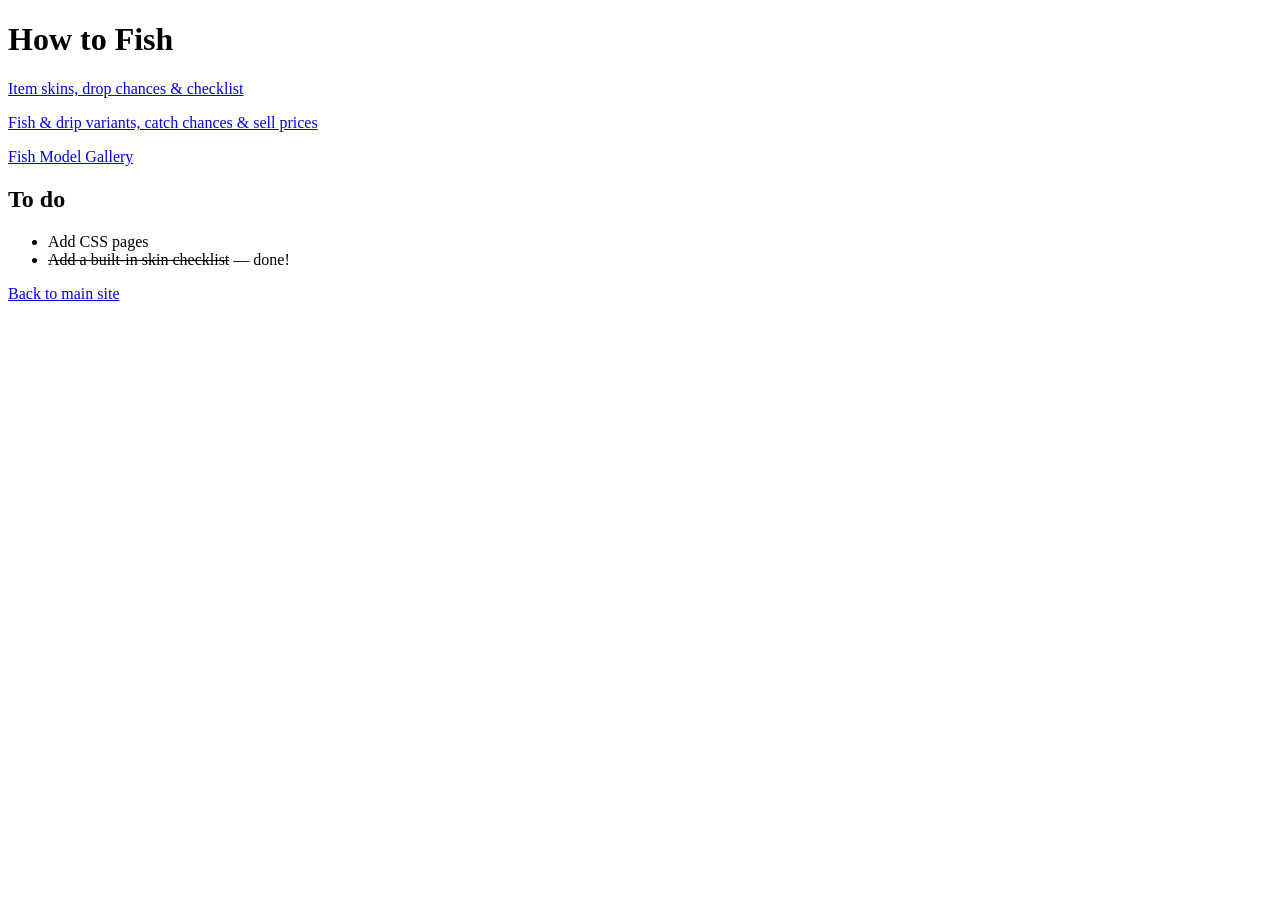
<file: index.html>
<!doctype html>
<html lang="en">
<head>
  <script async src="https://www.googletagmanager.com/gtag/js?id=G-2T80REG7Z2"></script>
  <script>
    window.dataLayer = window.dataLayer || [];
    function gtag(){dataLayer.push(arguments);}
    gtag('js', new Date());
    gtag('config', 'G-2T80REG7Z2');
  </script>
  <meta charset="utf-8">
  <meta name="viewport" content="width=device-width, initial-scale=1">
  <title>How to Fish Guides: Skins, Fish &amp; Drop Chances</title>
<meta name="description" content="Guides for the Steam game How to Fish: item skins, a personal checklist, fish and drip catch chances, sell prices and a fish model gallery.">
<link rel="canonical" href="https://yuexr.github.io/howtofish/">
    <meta property="og:type" content="website" />
    <meta property="og:site_name" content="yuexr" />
    <meta property="og:title" content="How to Fish Guides: Skins, Fish &amp; Drop Chances" />
    <meta property="og:description" content="Guides for the Steam game How to Fish: item skins, a personal checklist, fish and drip catch chances, sell prices and a fish model gallery." />
    <meta property="og:url" content="https://yuexr.github.io/howtofish/" />
    <meta property="og:image" content="https://yuexr.github.io/img/yuehowtofish.png" />
    <meta name="twitter:card" content="summary_large_image" />
    <meta name="twitter:title" content="How to Fish Guides: Skins, Fish &amp; Drop Chances" />
    <meta name="twitter:description" content="Guides for the Steam game How to Fish: item skins, a personal checklist, fish and drip catch chances, sell prices and a fish model gallery." />
    <meta name="twitter:image" content="https://yuexr.github.io/img/yuehowtofish.png" />
  </head>
<body>
  <h1>How to Fish</h1>
  <p><a href="skins.html">Item skins, drop chances &amp; checklist</a></p>
  <p><a href="drip.html">Fish &amp; drip variants, catch chances &amp; sell prices</a></p>
  <p><a href="fish-gallery.html">Fish Model Gallery</a></p>
  <h2>To do</h2>
  <ul>
    <li>Add CSS pages</li>
    <li><s>Add a built-in skin checklist</s> — done!</li>
  </ul>
  <p><a href="https://yuexr.github.io/">Back to main site</a></p>
  <script type='text/javascript' src='https://storage.ko-fi.com/cdn/widget/Widget_2.js'></script>
  <script type='text/javascript'>kofiwidget2.init('Support me on Ko-fi', '#72a4f2', 'W7W21Q1LX');kofiwidget2.draw();</script>
</body>
</html>
</file>
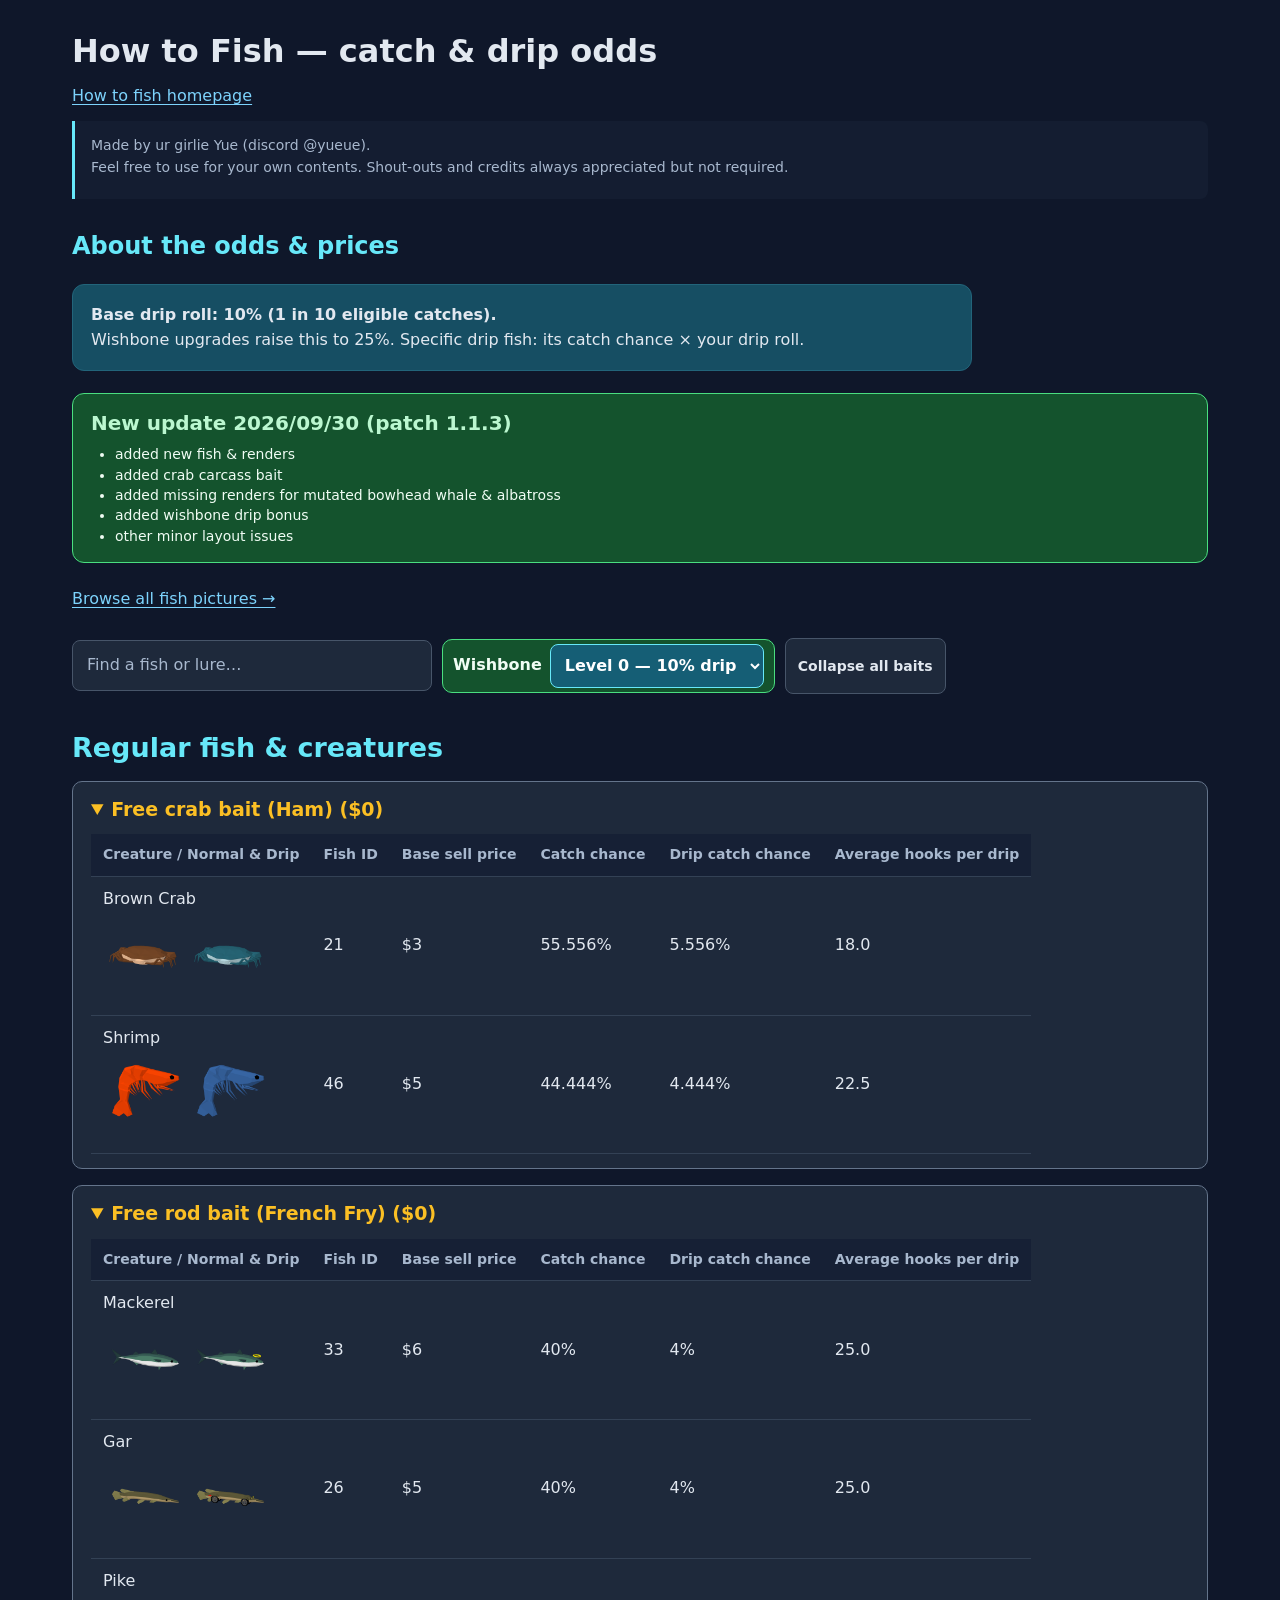
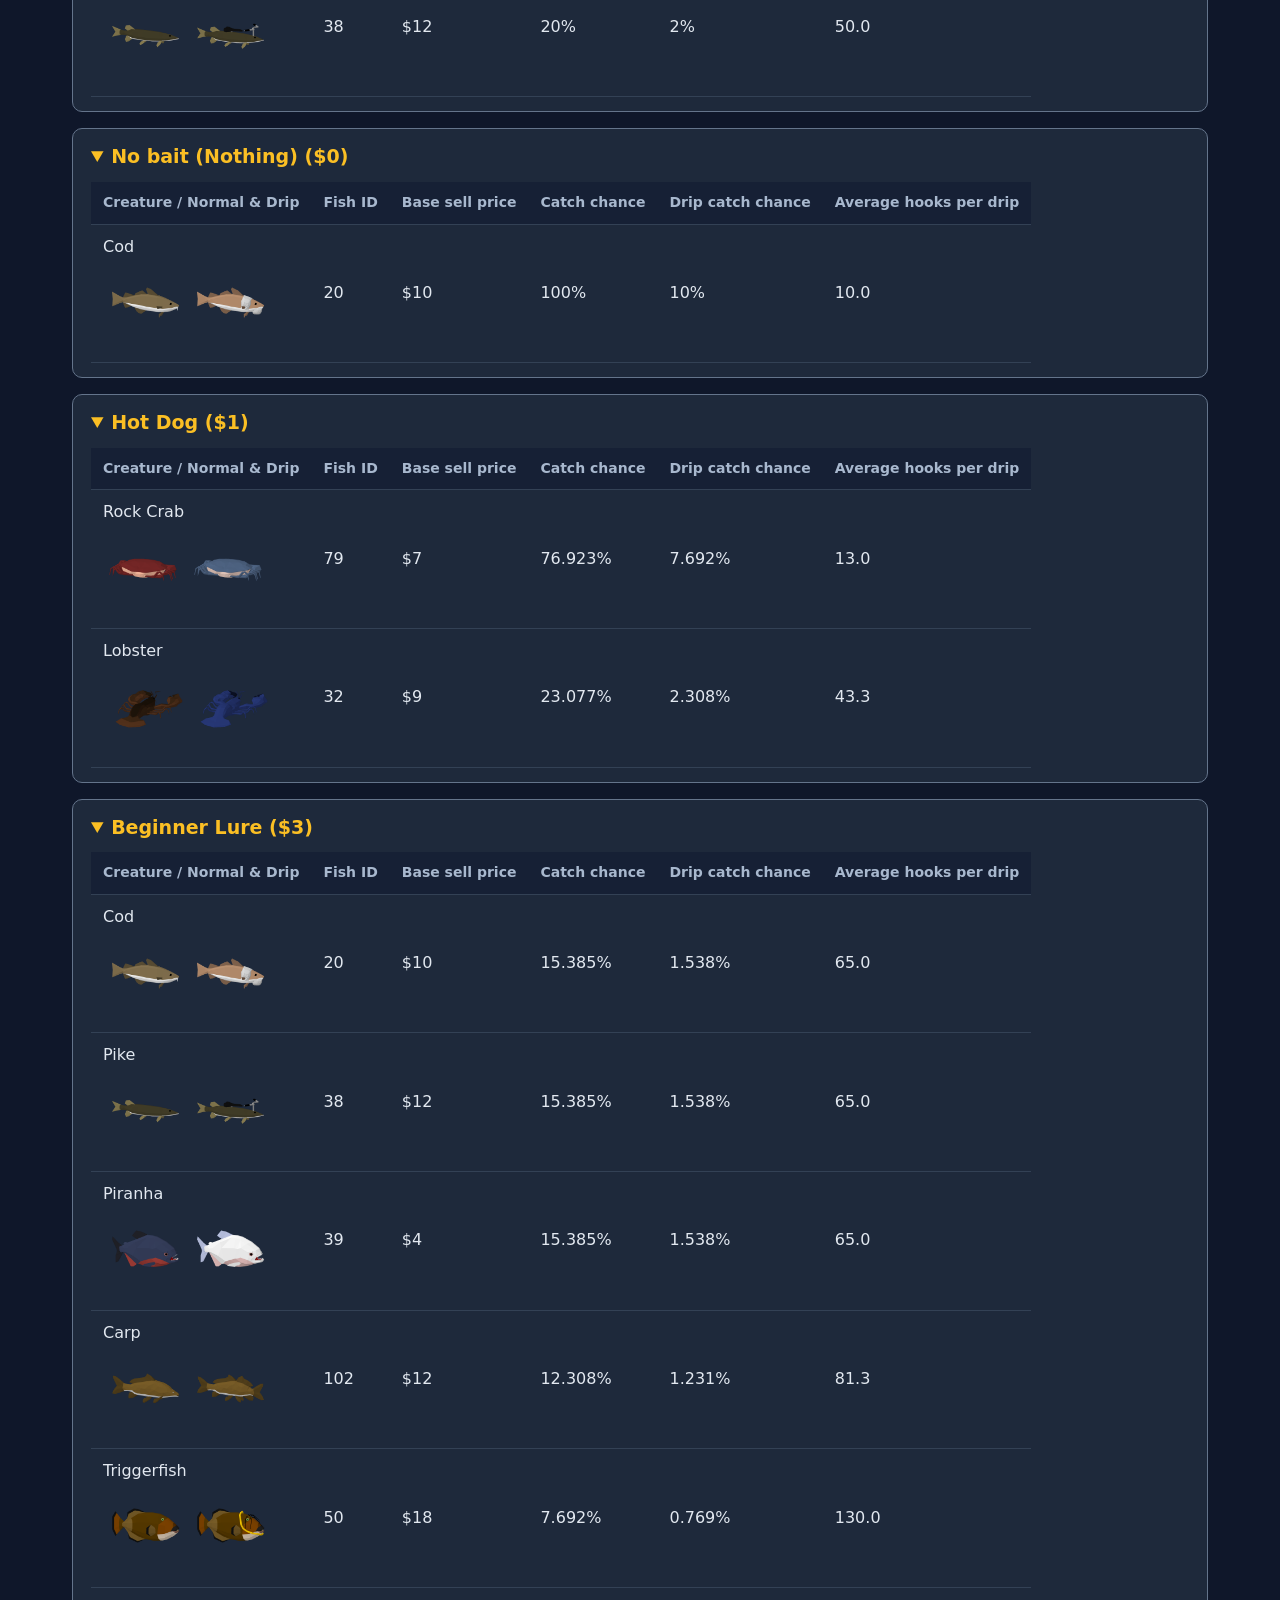
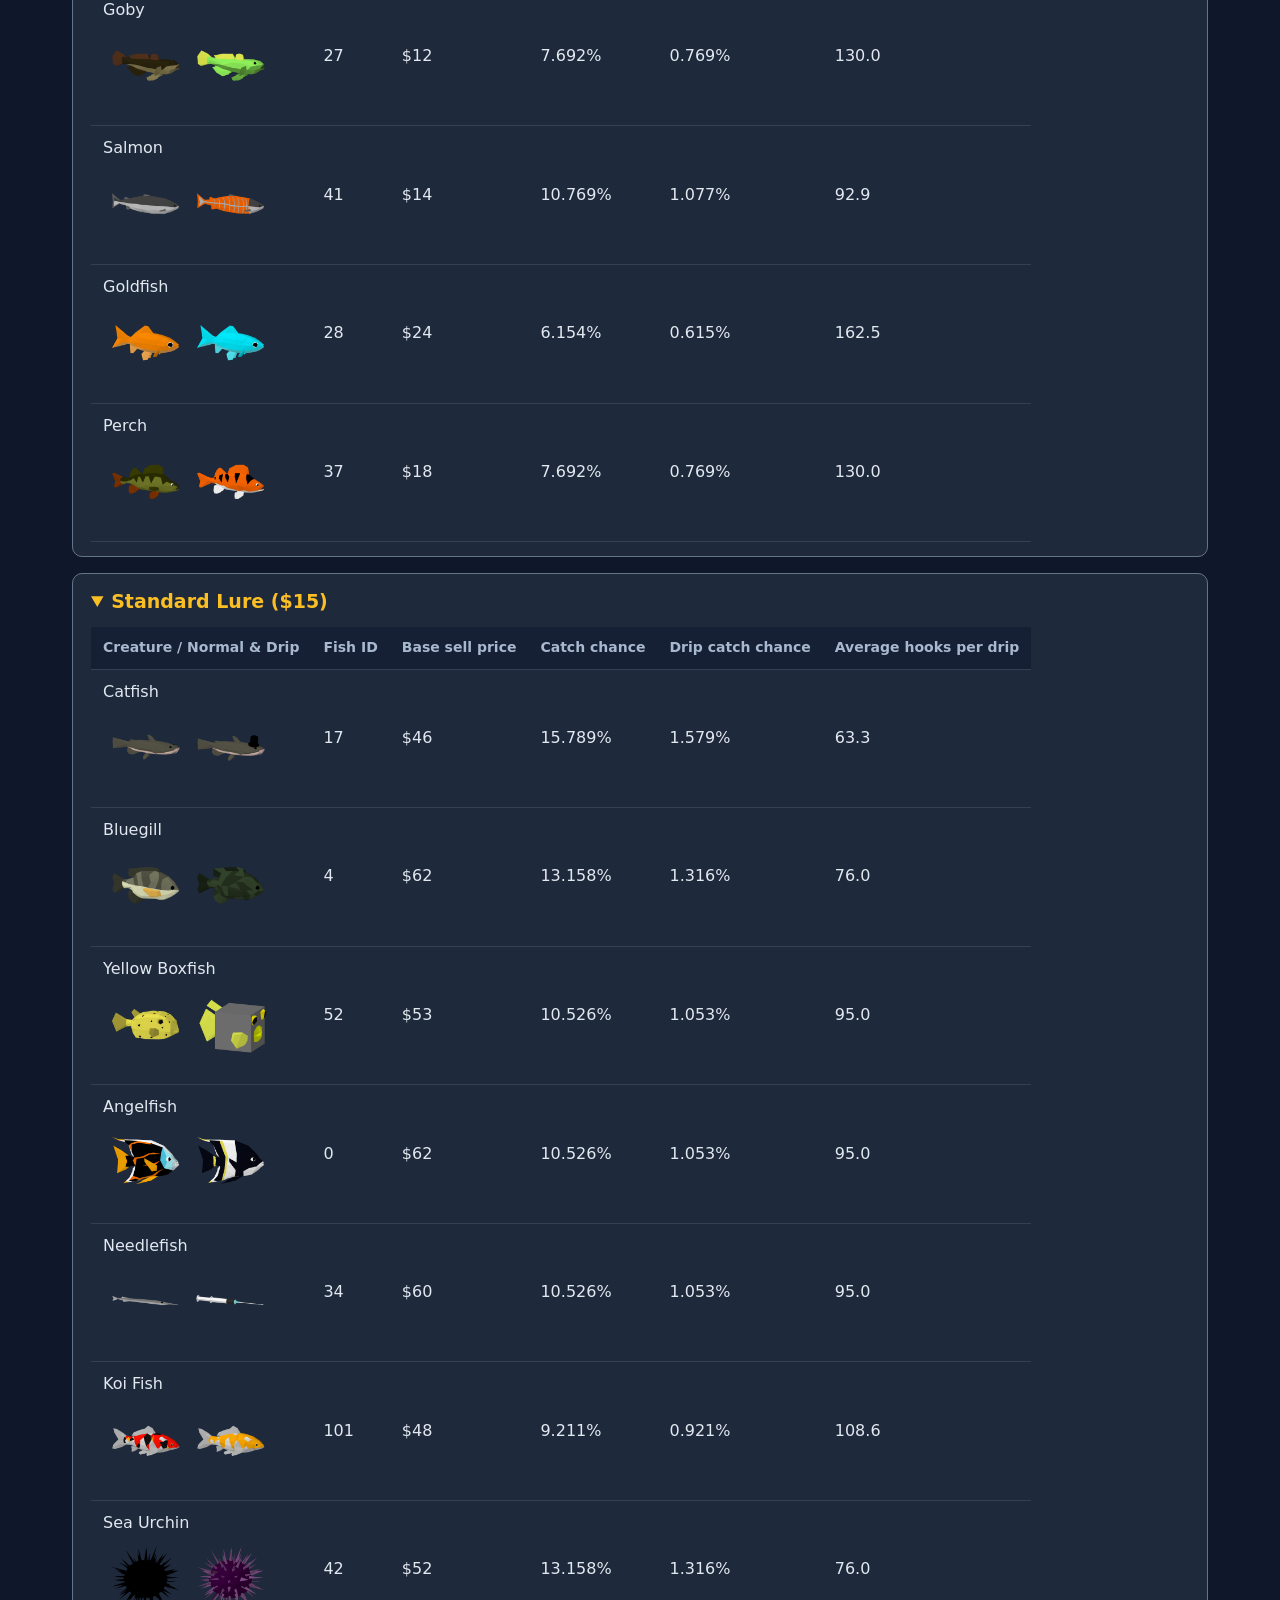
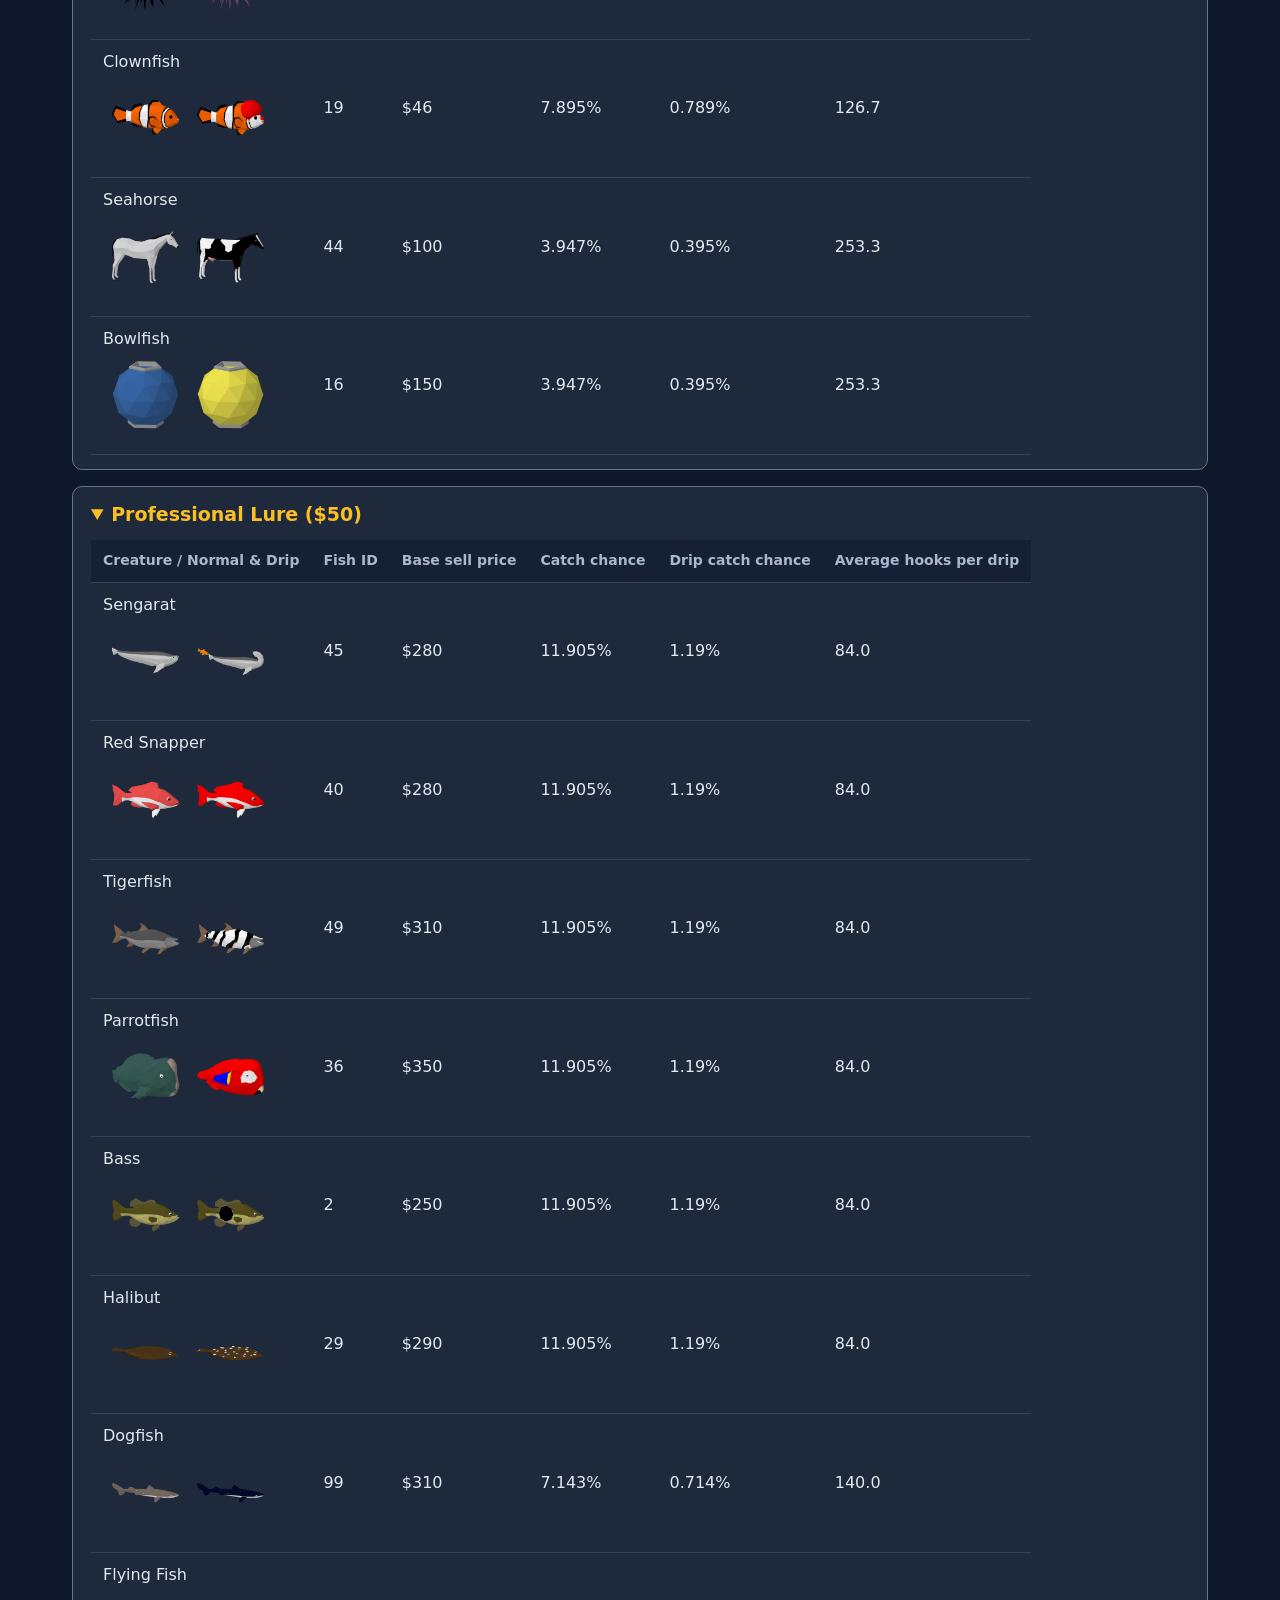
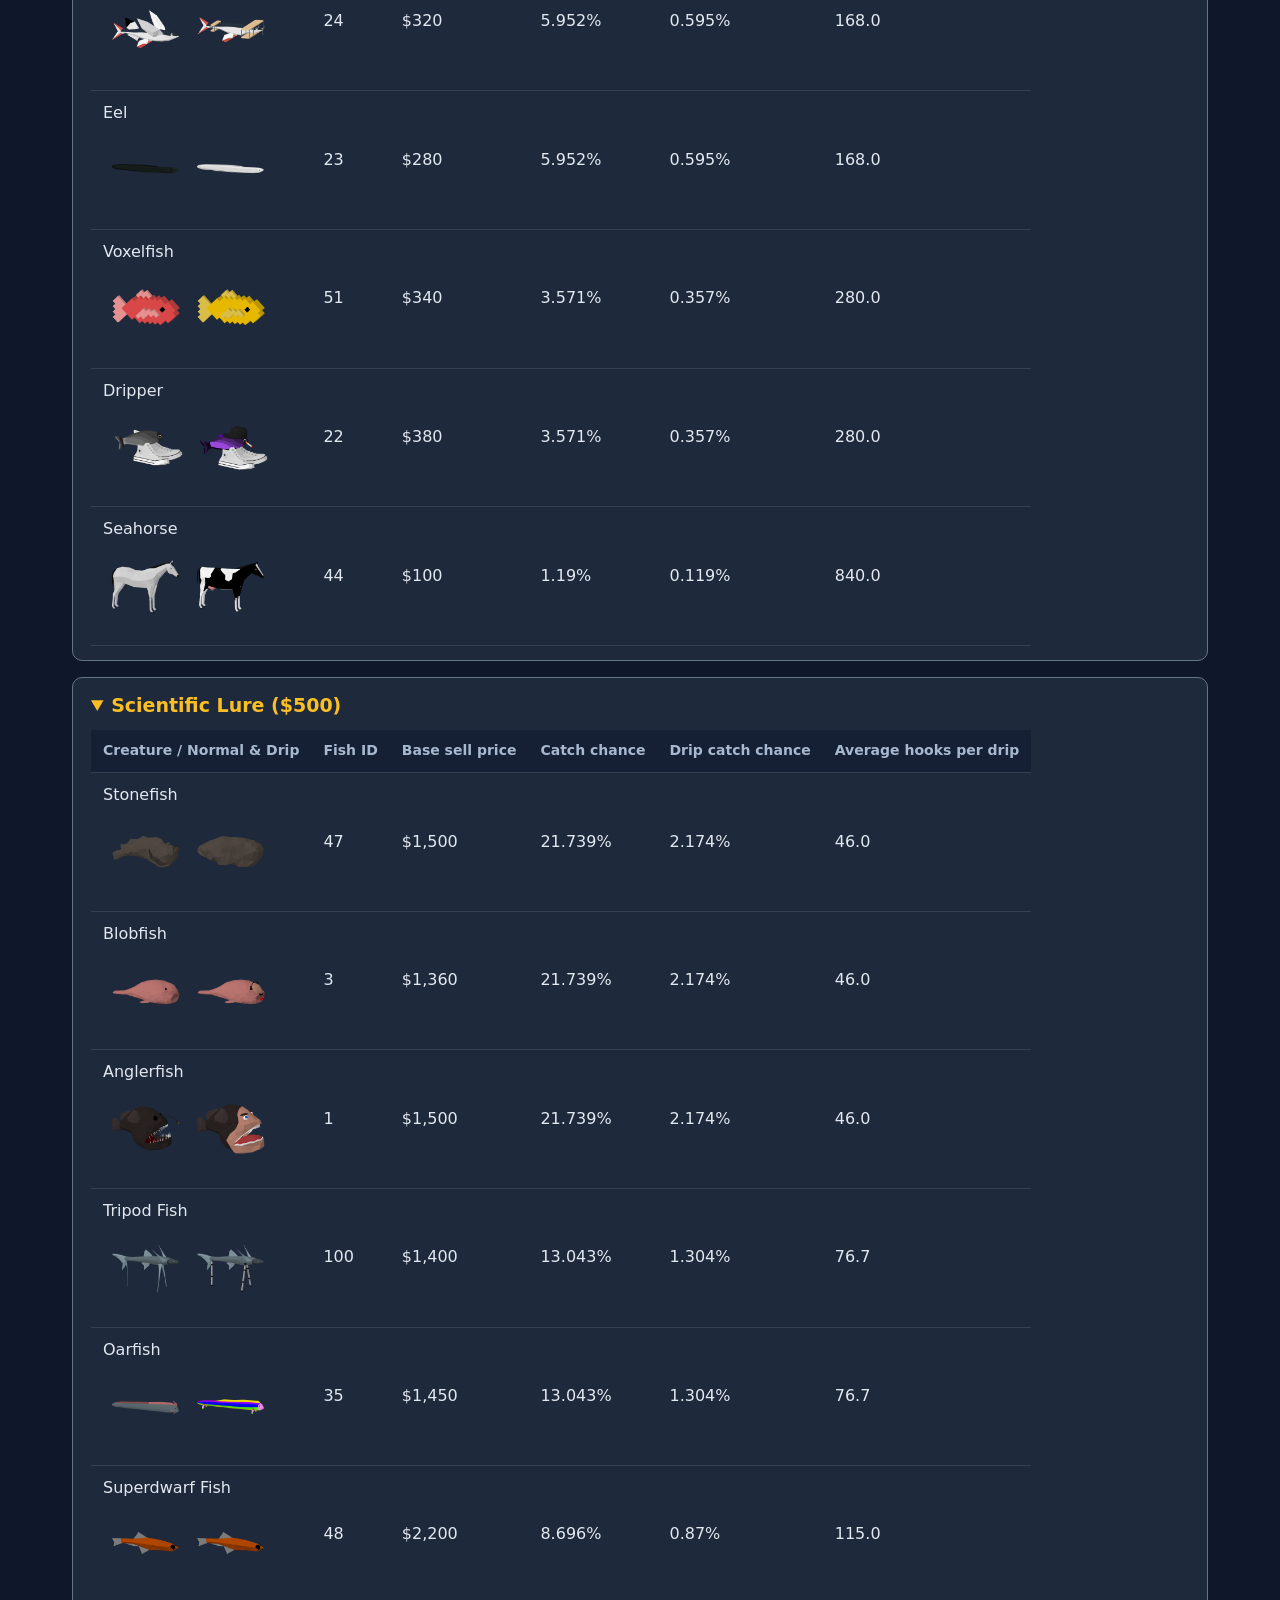
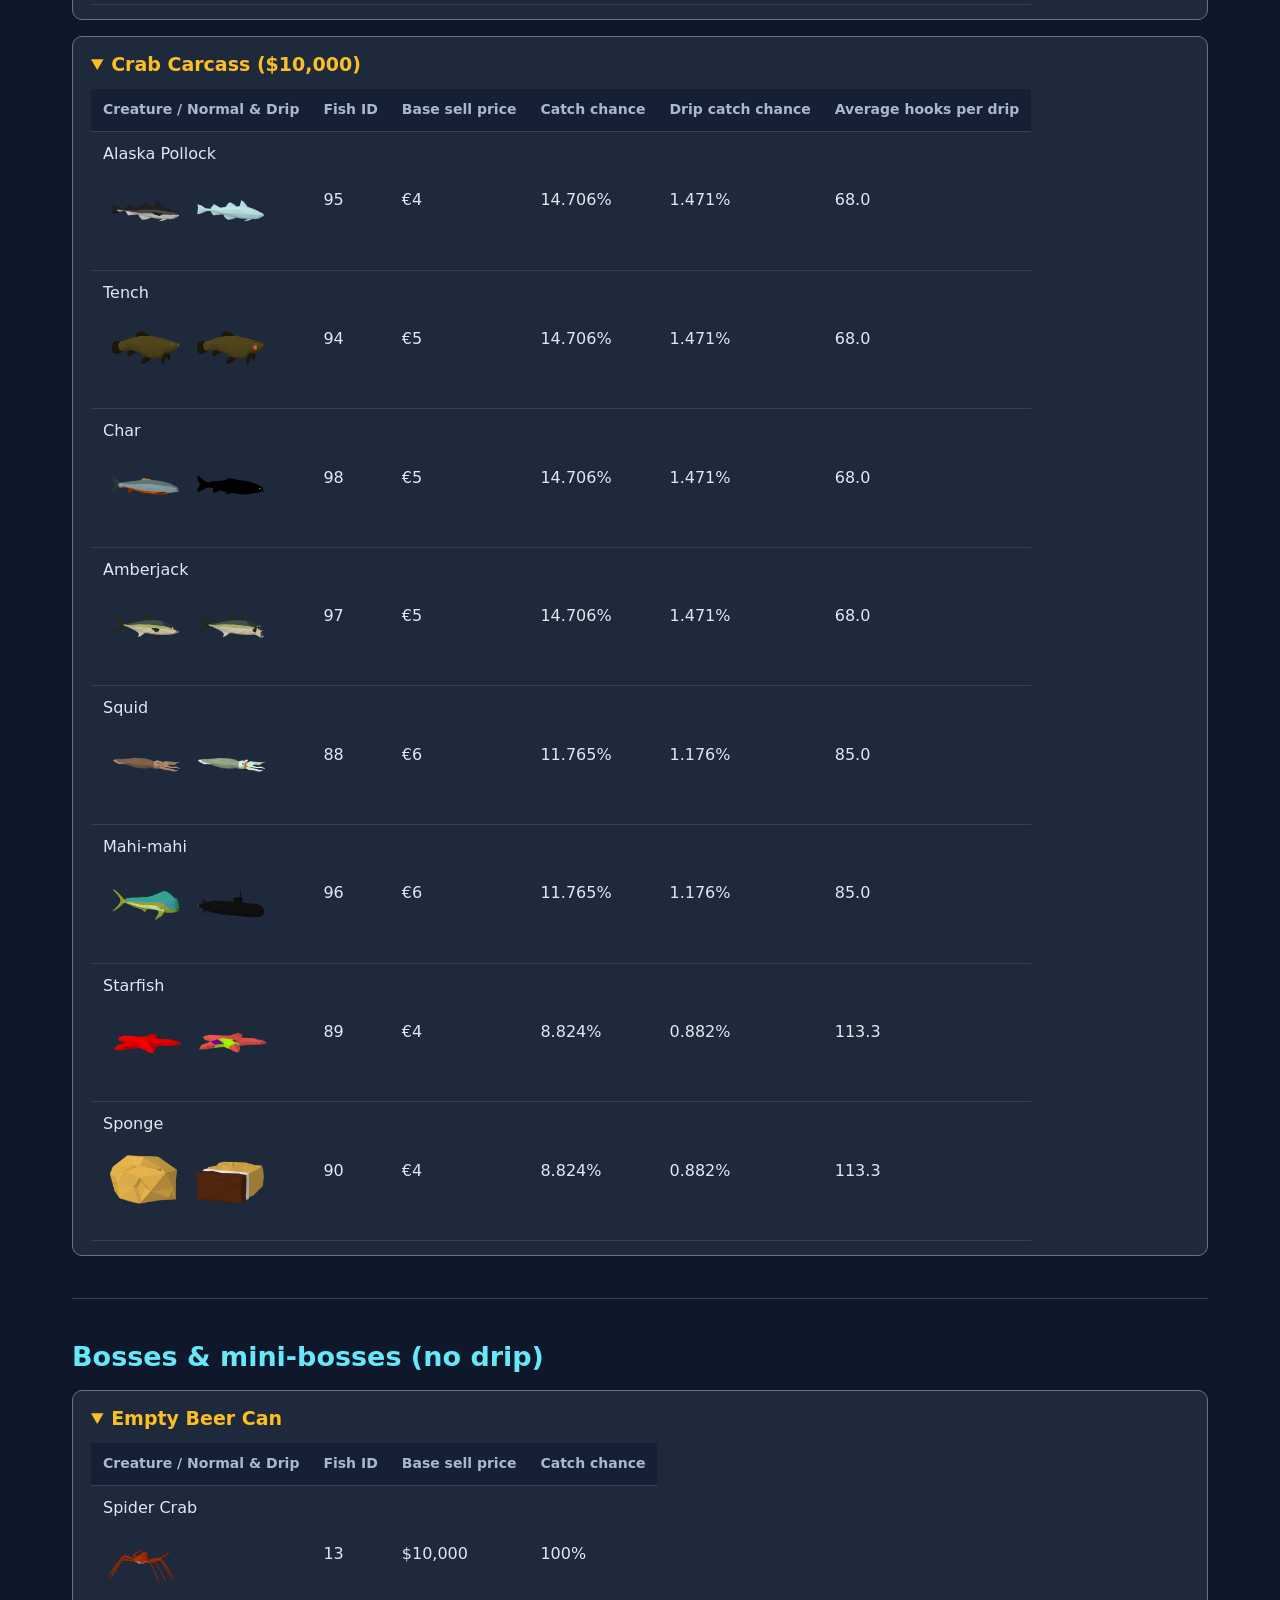
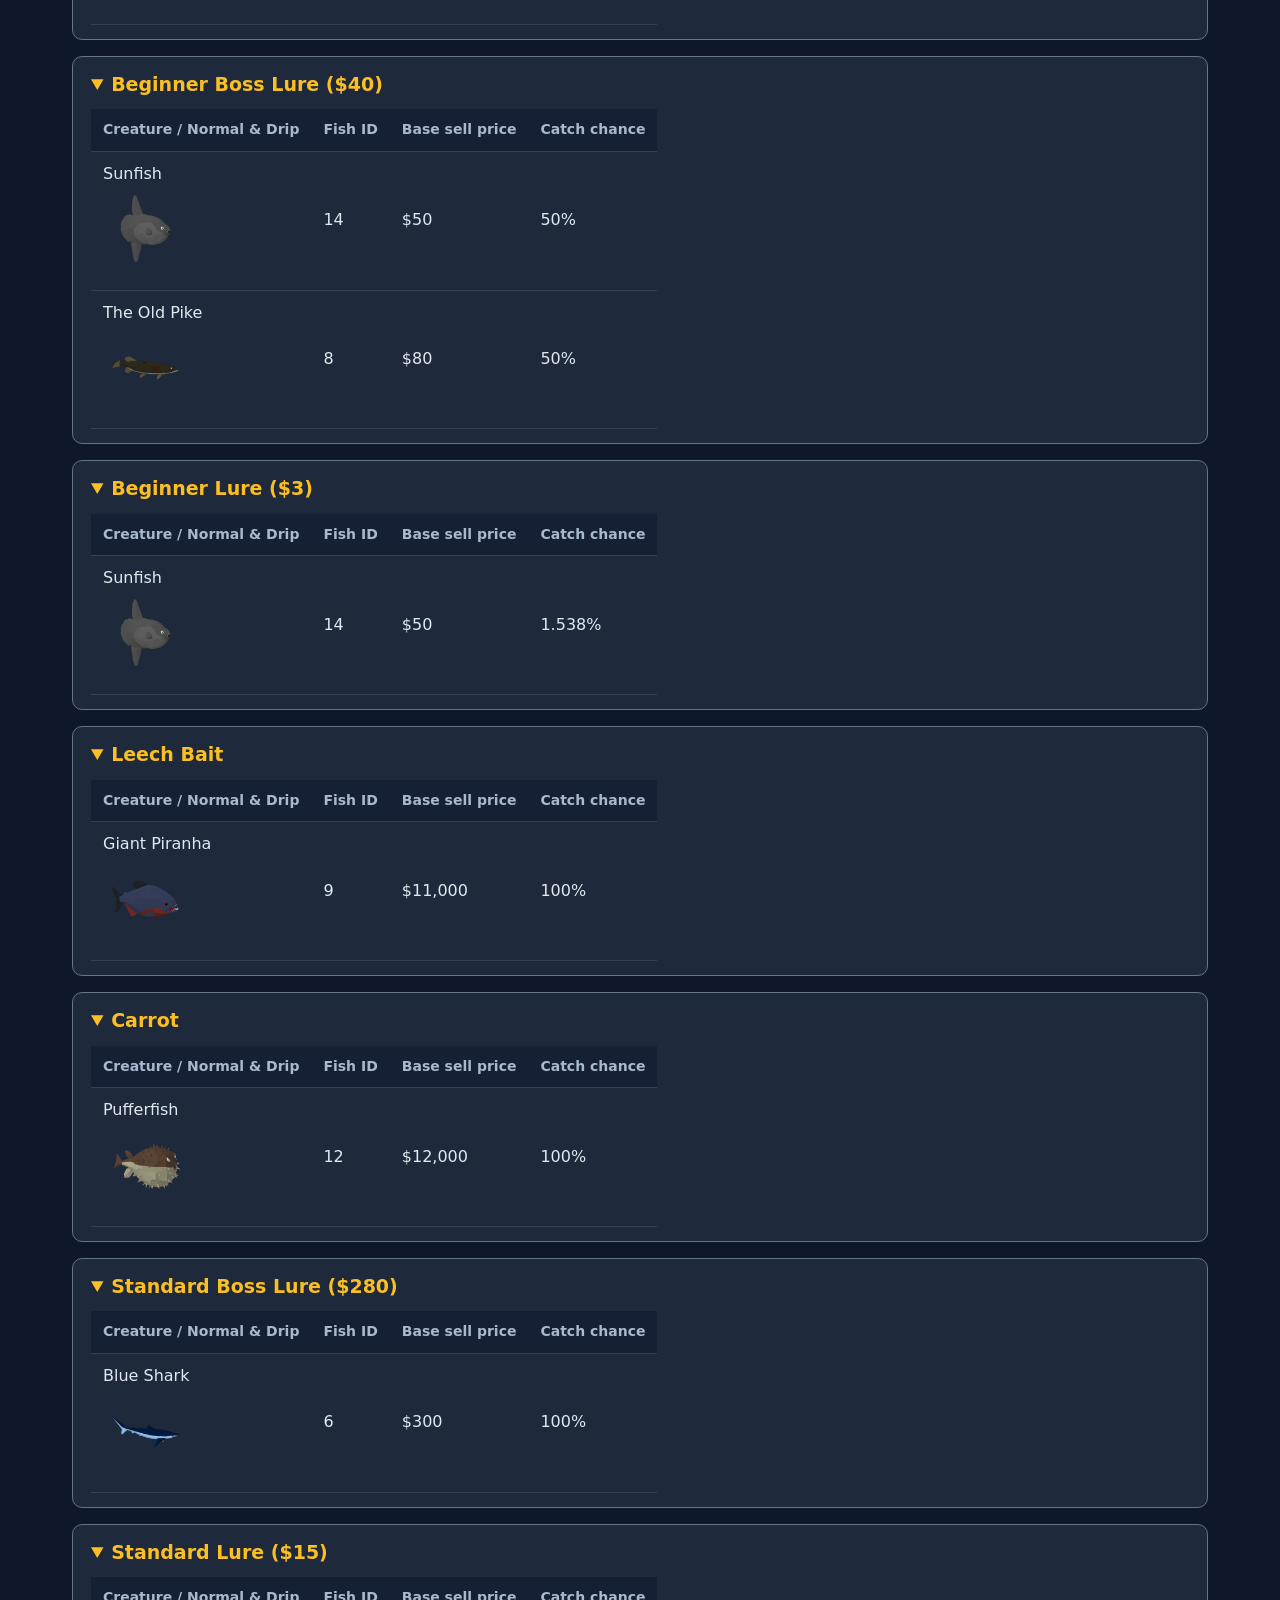
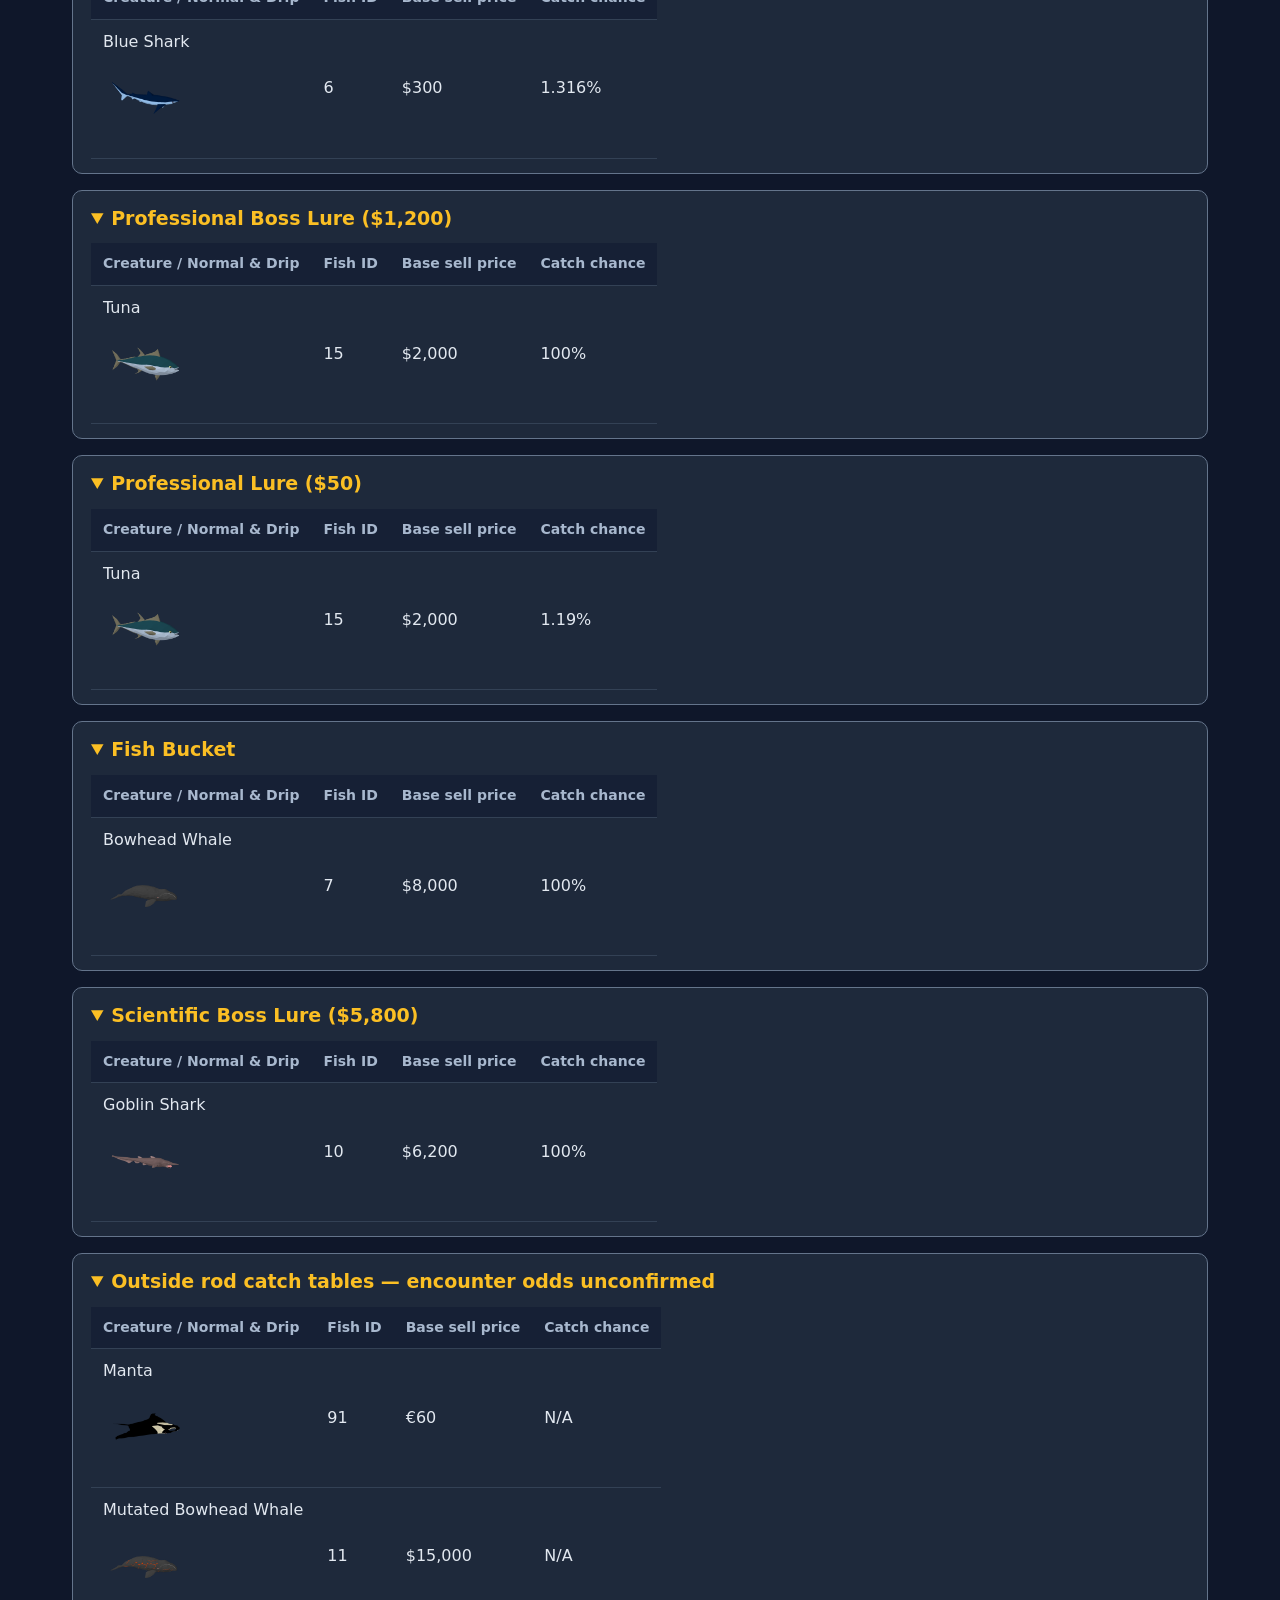
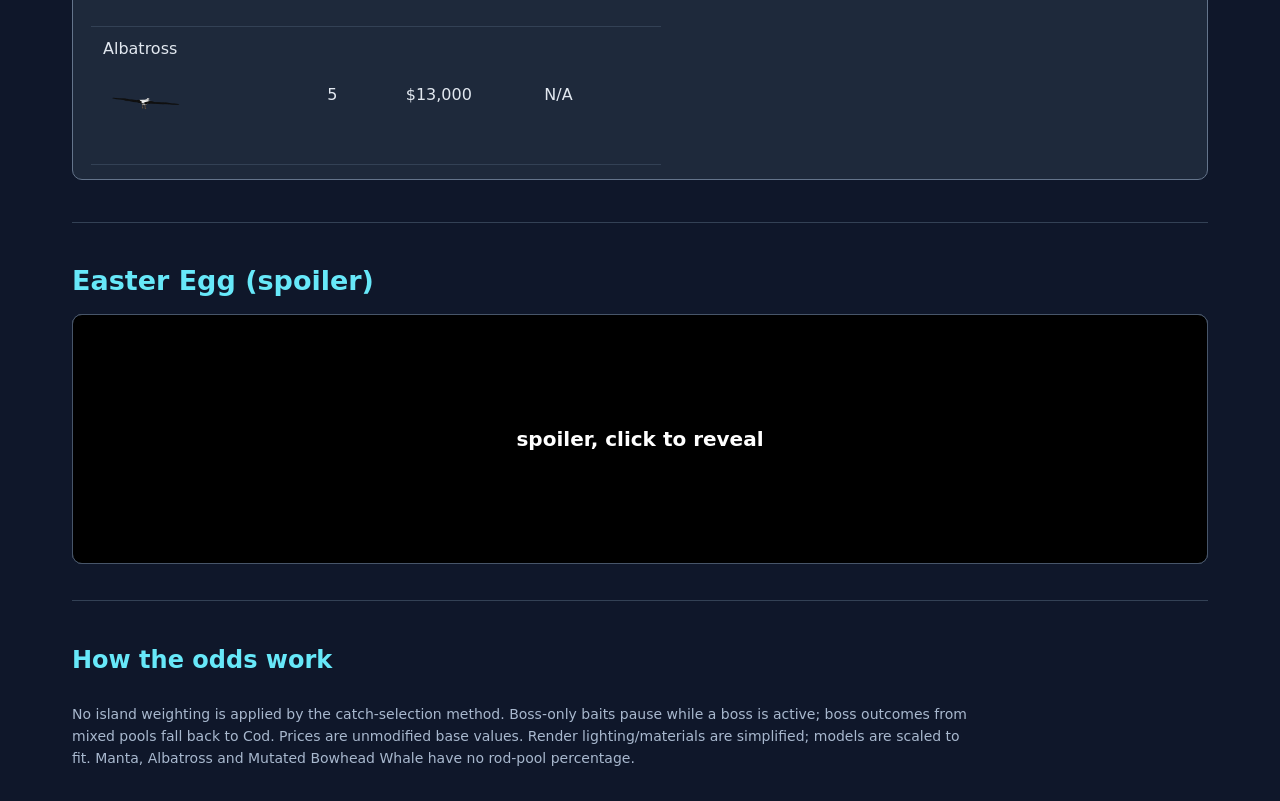
<file: drip.html>
<!DOCTYPE html>

<html lang="en">
<head><script>
    window.dataLayer = window.dataLayer || [];
    function gtag(){dataLayer.push(arguments);}
    gtag('js', new Date());
    gtag('config', 'G-2T80REG7Z2');
  </script><script async="" src="https://www.googletagmanager.com/gtag/js?id=G-2T80REG7Z2"></script>
<meta charset="utf-8"/>
<meta content="width=device-width,initial-scale=1" name="viewport"/>
<title>
   How to Fish: Fish &amp; Drip Catch Chances and Sell Prices
  </title>
<link href="styles.css?v=1" rel="stylesheet"/>
<link href="preview.css" rel="stylesheet"/>
<meta content="Compare fish and drip catch chances by lure, base sell prices and normal and drip fish previews for the Steam game How to Fish." name="description"/><link href="https://yuexr.github.io/howtofish/drip.html" rel="canonical"/>    <meta property="og:type" content="website" />
    <meta property="og:site_name" content="yuexr" />
    <meta property="og:title" content="How to Fish: Fish &amp; Drip Catch Chances and Sell Prices" />
    <meta property="og:description" content="Compare fish and drip catch chances by lure, base sell prices and normal and drip fish previews for the Steam game How to Fish." />
    <meta property="og:url" content="https://yuexr.github.io/howtofish/drip.html" />
    <meta property="og:image" content="https://yuexr.github.io/img/yuehowtofish.png" />
    <meta name="twitter:card" content="summary_large_image" />
    <meta name="twitter:title" content="How to Fish: Fish &amp; Drip Catch Chances and Sell Prices" />
    <meta name="twitter:description" content="Compare fish and drip catch chances by lure, base sell prices and normal and drip fish previews for the Steam game How to Fish." />
    <meta name="twitter:image" content="https://yuexr.github.io/img/yuehowtofish.png" />
  </head>
<body class="game-page page-drip">
<h1>
   How to Fish — catch &amp; drip odds
  </h1><p>
<a href="./">How to fish homepage</a>
</p>
<div class="credits">
<p>
    Made by ur girlie Yue (discord @yueue).
    <br/>
    Feel free to use for your own contents. Shout-outs and credits always appreciated but not required.
   </p>
<script src="https://storage.ko-fi.com/cdn/widget/Widget_2.js" type="text/javascript">
</script>
<script type="text/javascript">
    kofiwidget2.init('Support me on Ko-fi', '#72a4f2', 'W7W21Q1LX'); kofiwidget2.draw();
   </script>
</div>
<h2>
   About the odds &amp; prices
  </h2>
<p class="key">
<b>
    Base drip roll: 10% (1 in 10 eligible catches).
   </b>
<br/>
   Wishbone upgrades raise this to 25%. Specific drip fish: its catch chance × your drip roll.
  </p>
<section class="update-note">
<h2>
    New update 2026/09/30 (patch 1.1.3)
   </h2>
<ul>
<li>
     added new fish &amp; renders
    </li>
<li>
     added crab carcass bait
    </li>
<li>
     added missing renders for mutated bowhead whale &amp; albatross
    </li>
<li>
     added wishbone drip bonus
    </li>
<li>
     other minor layout issues
    </li>
</ul>
</section>
<p>
<a href="fish-gallery.html">
    Browse all fish pictures →
   </a>
</p>
<div class="wishbone-control">
<input aria-label="Filter fish and lures" id="q" placeholder="Find a fish or lure…"/>
<label>
    Wishbone
    <select id="tier">
<option value="0">
      Level 0 — 10% drip
     </option>
<option value="1">
      Level 1 — 13% drip
     </option>
<option value="2">
      Level 2 — 16% drip
     </option>
<option value="3">
      Level 3 — 19% drip
     </option>
<option value="4">
      Level 4 — 22% drip
     </option>
<option value="5">
      Level 5 — 25% drip
     </option>
</select>
</label>
<button aria-expanded="true" id="toggle-baits" type="button">
    Collapse all baits
   </button>
</div>
<h2 class="category-title">
   Regular fish &amp; creatures
  </h2>
<details class="bait-group reveal-panel" open="">
<summary>
    Free crab bait (Ham) ($0)
   </summary>
<div class="scroll">
<table>
<thead>
<tr>
<th>
        Creature / Normal &amp; Drip
       </th>
<th>
        Fish ID
       </th>
<th>
        Base sell price
       </th>
<th>
        Catch chance
       </th>
<th>
        Drip catch chance
       </th>
<th>
        Average hooks per drip
       </th>
</tr>
</thead>
<tbody>
<tr data-search="free crab bait (ham) ($0) brown crab">
<td>
        Brown Crab
        <div class="thumbs">
<a aria-label="Brown Crab — Normal" data-species="Brown Crab" data-variant="Normal" data-viewer="" href="fish-renders/brown-crab-normal.png">
<img alt="Brown Crab normal" loading="lazy" src="fish-renders/brown-crab-normal.png"/>
</a>
<a aria-label="Brown Crab — Drip" data-species="Brown Crab" data-variant="Drip" data-viewer="" href="fish-renders/brown-crab-drip.png">
<img alt="Brown Crab drip" loading="lazy" src="fish-renders/brown-crab-drip.png"/>
</a>
</div>
</td>
<td class="fish-id">
        21
       </td>
<td>
        $3
       </td>
<td>
        55.556%
       </td>
<td class="drip" data-levels="[5.555555555555555, 7.222222222222222, 8.88888888888889, 10.555555555555555, 12.222222222222221, 13.88888888888889]">
        5.556%
       </td>
<td class="average" data-levels="[18.0, 13.846153846153847, 11.25, 9.473684210526315, 8.181818181818182, 7.2]">
</td>
</tr>
<tr data-search="free crab bait (ham) ($0) shrimp">
<td>
        Shrimp
        <div class="thumbs">
<a aria-label="Shrimp — Normal" data-species="Shrimp" data-variant="Normal" data-viewer="" href="fish-renders/shrimp-normal.png">
<img alt="Shrimp normal" loading="lazy" src="fish-renders/shrimp-normal.png"/>
</a>
<a aria-label="Shrimp — Drip" data-species="Shrimp" data-variant="Drip" data-viewer="" href="fish-renders/shrimp-drip.png">
<img alt="Shrimp drip" loading="lazy" src="fish-renders/shrimp-drip.png"/>
</a>
</div>
</td>
<td class="fish-id">
        46
       </td>
<td>
        $5
       </td>
<td>
        44.444%
       </td>
<td class="drip" data-levels="[4.444444444444445, 5.777777777777778, 7.111111111111111, 8.444444444444445, 9.777777777777779, 11.11111111111111]">
        4.444%
       </td>
<td class="average" data-levels="[22.5, 17.307692307692307, 14.0625, 11.842105263157896, 10.227272727272727, 9.0]">
</td>
</tr>
</tbody>
</table>
</div>
</details>
<details class="bait-group reveal-panel" open="">
<summary>
    Free rod bait (French Fry) ($0)
   </summary>
<div class="scroll">
<table>
<thead>
<tr>
<th>
        Creature / Normal &amp; Drip
       </th>
<th>
        Fish ID
       </th>
<th>
        Base sell price
       </th>
<th>
        Catch chance
       </th>
<th>
        Drip catch chance
       </th>
<th>
        Average hooks per drip
       </th>
</tr>
</thead>
<tbody>
<tr data-search="free rod bait (french fry) ($0) mackerel">
<td>
        Mackerel
        <div class="thumbs">
<a aria-label="Mackerel — Normal" data-species="Mackerel" data-variant="Normal" data-viewer="" href="fish-renders/mackerel-normal.png">
<img alt="Mackerel normal" loading="lazy" src="fish-renders/mackerel-normal.png"/>
</a>
<a aria-label="Mackerel — Drip" data-species="Mackerel" data-variant="Drip" data-viewer="" href="fish-renders/mackerel-drip.png">
<img alt="Mackerel drip" loading="lazy" src="fish-renders/mackerel-drip.png"/>
</a>
</div>
</td>
<td class="fish-id">
        33
       </td>
<td>
        $6
       </td>
<td>
        40%
       </td>
<td class="drip" data-levels="[4.0, 5.2, 6.4, 7.6, 8.8, 10.0]">
        4%
       </td>
<td class="average" data-levels="[25.0, 19.23076923076923, 15.625, 13.157894736842104, 11.363636363636363, 10.0]">
</td>
</tr>
<tr data-search="free rod bait (french fry) ($0) gar">
<td>
        Gar
        <div class="thumbs">
<a aria-label="Gar — Normal" data-species="Gar" data-variant="Normal" data-viewer="" href="fish-renders/gar-normal.png">
<img alt="Gar normal" loading="lazy" src="fish-renders/gar-normal.png"/>
</a>
<a aria-label="Gar — Drip" data-species="Gar" data-variant="Drip" data-viewer="" href="fish-renders/gar-drip.png">
<img alt="Gar drip" loading="lazy" src="fish-renders/gar-drip.png"/>
</a>
</div>
</td>
<td class="fish-id">
        26
       </td>
<td>
        $5
       </td>
<td>
        40%
       </td>
<td class="drip" data-levels="[4.0, 5.2, 6.4, 7.6, 8.8, 10.0]">
        4%
       </td>
<td class="average" data-levels="[25.0, 19.23076923076923, 15.625, 13.157894736842104, 11.363636363636363, 10.0]">
</td>
</tr>
<tr data-search="free rod bait (french fry) ($0) pike">
<td>
        Pike
        <div class="thumbs">
<a aria-label="Pike — Normal" data-species="Pike" data-variant="Normal" data-viewer="" href="fish-renders/pike-normal.png">
<img alt="Pike normal" loading="lazy" src="fish-renders/pike-normal.png"/>
</a>
<a aria-label="Pike — Drip" data-species="Pike" data-variant="Drip" data-viewer="" href="fish-renders/pike-drip.png">
<img alt="Pike drip" loading="lazy" src="fish-renders/pike-drip.png"/>
</a>
</div>
</td>
<td class="fish-id">
        38
       </td>
<td>
        $12
       </td>
<td>
        20%
       </td>
<td class="drip" data-levels="[2.0, 2.6, 3.2, 3.8, 4.4, 5.0]">
        2%
       </td>
<td class="average" data-levels="[50.0, 38.46153846153846, 31.25, 26.31578947368421, 22.727272727272727, 20.0]">
</td>
</tr>
</tbody>
</table>
</div>
</details>
<details class="bait-group reveal-panel" open="">
<summary>
    No bait (Nothing) ($0)
   </summary>
<div class="scroll">
<table>
<thead>
<tr>
<th>
        Creature / Normal &amp; Drip
       </th>
<th>
        Fish ID
       </th>
<th>
        Base sell price
       </th>
<th>
        Catch chance
       </th>
<th>
        Drip catch chance
       </th>
<th>
        Average hooks per drip
       </th>
</tr>
</thead>
<tbody>
<tr data-search="no bait (nothing) ($0) cod">
<td>
        Cod
        <div class="thumbs">
<a aria-label="Cod — Normal" data-species="Cod" data-variant="Normal" data-viewer="" href="fish-renders/cod-normal.png">
<img alt="Cod normal" loading="lazy" src="fish-renders/cod-normal.png"/>
</a>
<a aria-label="Cod — Drip" data-species="Cod" data-variant="Drip" data-viewer="" href="fish-renders/cod-drip.png">
<img alt="Cod drip" loading="lazy" src="fish-renders/cod-drip.png"/>
</a>
</div>
</td>
<td class="fish-id">
        20
       </td>
<td>
        $10
       </td>
<td>
        100%
       </td>
<td class="drip" data-levels="[10.0, 13.0, 16.0, 19.0, 22.0, 25.0]">
        10%
       </td>
<td class="average" data-levels="[10.0, 7.6923076923076925, 6.25, 5.2631578947368425, 4.545454545454546, 4.0]">
</td>
</tr>
</tbody>
</table>
</div>
</details>
<details class="bait-group reveal-panel" open="">
<summary>
    Hot Dog ($1)
   </summary>
<div class="scroll">
<table>
<thead>
<tr>
<th>
        Creature / Normal &amp; Drip
       </th>
<th>
        Fish ID
       </th>
<th>
        Base sell price
       </th>
<th>
        Catch chance
       </th>
<th>
        Drip catch chance
       </th>
<th>
        Average hooks per drip
       </th>
</tr>
</thead>
<tbody>
<tr data-search="hot dog ($1) rock crab">
<td>
        Rock Crab
        <div class="thumbs">
<a aria-label="Rock Crab — Normal" data-species="Rock Crab" data-variant="Normal" data-viewer="" href="fish-renders/rock-crab-normal.png">
<img alt="Rock Crab normal" loading="lazy" src="fish-renders/rock-crab-normal.png"/>
</a>
<a aria-label="Rock Crab — Drip" data-species="Rock Crab" data-variant="Drip" data-viewer="" href="fish-renders/rock-crab-drip.png">
<img alt="Rock Crab drip" loading="lazy" src="fish-renders/rock-crab-drip.png"/>
</a>
</div>
</td>
<td class="fish-id">
        79
       </td>
<td>
        $7
       </td>
<td>
        76.923%
       </td>
<td class="drip" data-levels="[7.6923076923076925, 10.0, 12.307692307692308, 14.615384615384615, 16.923076923076923, 19.23076923076923]">
        7.692%
       </td>
<td class="average" data-levels="[13.0, 10.0, 8.125, 6.842105263157895, 5.909090909090909, 5.2]">
</td>
</tr>
<tr data-search="hot dog ($1) lobster">
<td>
        Lobster
        <div class="thumbs">
<a aria-label="Lobster — Normal" data-species="Lobster" data-variant="Normal" data-viewer="" href="fish-renders/lobster-normal.png">
<img alt="Lobster normal" loading="lazy" src="fish-renders/lobster-normal.png"/>
</a>
<a aria-label="Lobster — Drip" data-species="Lobster" data-variant="Drip" data-viewer="" href="fish-renders/lobster-drip.png">
<img alt="Lobster drip" loading="lazy" src="fish-renders/lobster-drip.png"/>
</a>
</div>
</td>
<td class="fish-id">
        32
       </td>
<td>
        $9
       </td>
<td>
        23.077%
       </td>
<td class="drip" data-levels="[2.3076923076923075, 3.0, 3.6923076923076925, 4.384615384615385, 5.076923076923077, 5.769230769230769]">
        2.308%
       </td>
<td class="average" data-levels="[43.333333333333336, 33.333333333333336, 27.083333333333332, 22.80701754385965, 19.696969696969695, 17.333333333333332]">
</td>
</tr>
</tbody>
</table>
</div>
</details>
<details class="bait-group reveal-panel" open="">
<summary>
    Beginner Lure ($3)
   </summary>
<div class="scroll">
<table>
<thead>
<tr>
<th>
        Creature / Normal &amp; Drip
       </th>
<th>
        Fish ID
       </th>
<th>
        Base sell price
       </th>
<th>
        Catch chance
       </th>
<th>
        Drip catch chance
       </th>
<th>
        Average hooks per drip
       </th>
</tr>
</thead>
<tbody>
<tr data-search="beginner lure ($3) cod">
<td>
        Cod
        <div class="thumbs">
<a aria-label="Cod — Normal" data-species="Cod" data-variant="Normal" data-viewer="" href="fish-renders/cod-normal.png">
<img alt="Cod normal" loading="lazy" src="fish-renders/cod-normal.png"/>
</a>
<a aria-label="Cod — Drip" data-species="Cod" data-variant="Drip" data-viewer="" href="fish-renders/cod-drip.png">
<img alt="Cod drip" loading="lazy" src="fish-renders/cod-drip.png"/>
</a>
</div>
</td>
<td class="fish-id">
        20
       </td>
<td>
        $10
       </td>
<td>
        15.385%
       </td>
<td class="drip" data-levels="[1.5384615384615385, 2.0, 2.4615384615384617, 2.923076923076923, 3.3846153846153846, 3.8461538461538463]">
        1.538%
       </td>
<td class="average" data-levels="[65.0, 50.0, 40.625, 34.21052631578947, 29.545454545454547, 26.0]">
</td>
</tr>
<tr data-search="beginner lure ($3) pike">
<td>
        Pike
        <div class="thumbs">
<a aria-label="Pike — Normal" data-species="Pike" data-variant="Normal" data-viewer="" href="fish-renders/pike-normal.png">
<img alt="Pike normal" loading="lazy" src="fish-renders/pike-normal.png"/>
</a>
<a aria-label="Pike — Drip" data-species="Pike" data-variant="Drip" data-viewer="" href="fish-renders/pike-drip.png">
<img alt="Pike drip" loading="lazy" src="fish-renders/pike-drip.png"/>
</a>
</div>
</td>
<td class="fish-id">
        38
       </td>
<td>
        $12
       </td>
<td>
        15.385%
       </td>
<td class="drip" data-levels="[1.5384615384615385, 2.0, 2.4615384615384617, 2.923076923076923, 3.3846153846153846, 3.8461538461538463]">
        1.538%
       </td>
<td class="average" data-levels="[65.0, 50.0, 40.625, 34.21052631578947, 29.545454545454547, 26.0]">
</td>
</tr>
<tr data-search="beginner lure ($3) piranha">
<td>
        Piranha
        <div class="thumbs">
<a aria-label="Piranha — Normal" data-species="Piranha" data-variant="Normal" data-viewer="" href="fish-renders/piranha-normal.png">
<img alt="Piranha normal" loading="lazy" src="fish-renders/piranha-normal.png"/>
</a>
<a aria-label="Piranha — Drip" data-species="Piranha" data-variant="Drip" data-viewer="" href="fish-renders/piranha-drip.png">
<img alt="Piranha drip" loading="lazy" src="fish-renders/piranha-drip.png"/>
</a>
</div>
</td>
<td class="fish-id">
        39
       </td>
<td>
        $4
       </td>
<td>
        15.385%
       </td>
<td class="drip" data-levels="[1.5384615384615385, 2.0, 2.4615384615384617, 2.923076923076923, 3.3846153846153846, 3.8461538461538463]">
        1.538%
       </td>
<td class="average" data-levels="[65.0, 50.0, 40.625, 34.21052631578947, 29.545454545454547, 26.0]">
</td>
</tr>
<tr data-search="beginner lure ($3) carp">
<td>
        Carp
        <div class="thumbs">
<a aria-label="Carp — Normal" data-species="Carp" data-variant="Normal" data-viewer="" href="fish-renders/carp-normal.png">
<img alt="Carp normal" loading="lazy" src="fish-renders/carp-normal.png"/>
</a>
<a aria-label="Carp — Drip" data-species="Carp" data-variant="Drip" data-viewer="" href="fish-renders/carp-drip.png">
<img alt="Carp drip" loading="lazy" src="fish-renders/carp-drip.png"/>
</a>
</div>
</td>
<td class="fish-id">
        102
       </td>
<td>
        $12
       </td>
<td>
        12.308%
       </td>
<td class="drip" data-levels="[1.2307692307692308, 1.6, 1.9692307692307693, 2.3384615384615386, 2.707692307692308, 3.076923076923077]">
        1.231%
       </td>
<td class="average" data-levels="[81.25, 62.5, 50.78125, 42.76315789473684, 36.93181818181818, 32.5]">
</td>
</tr>
<tr data-search="beginner lure ($3) triggerfish">
<td>
        Triggerfish
        <div class="thumbs">
<a aria-label="Triggerfish — Normal" data-species="Triggerfish" data-variant="Normal" data-viewer="" href="fish-renders/triggerfish-normal.png">
<img alt="Triggerfish normal" loading="lazy" src="fish-renders/triggerfish-normal.png"/>
</a>
<a aria-label="Triggerfish — Drip" data-species="Triggerfish" data-variant="Drip" data-viewer="" href="fish-renders/triggerfish-drip.png">
<img alt="Triggerfish drip" loading="lazy" src="fish-renders/triggerfish-drip.png"/>
</a>
</div>
</td>
<td class="fish-id">
        50
       </td>
<td>
        $18
       </td>
<td>
        7.692%
       </td>
<td class="drip" data-levels="[0.7692307692307693, 1.0, 1.2307692307692308, 1.4615384615384615, 1.6923076923076923, 1.9230769230769231]">
        0.769%
       </td>
<td class="average" data-levels="[130.0, 100.0, 81.25, 68.42105263157895, 59.09090909090909, 52.0]">
</td>
</tr>
<tr data-search="beginner lure ($3) goby">
<td>
        Goby
        <div class="thumbs">
<a aria-label="Goby — Normal" data-species="Goby" data-variant="Normal" data-viewer="" href="fish-renders/goby-normal.png">
<img alt="Goby normal" loading="lazy" src="fish-renders/goby-normal.png"/>
</a>
<a aria-label="Goby — Drip" data-species="Goby" data-variant="Drip" data-viewer="" href="fish-renders/goby-drip.png">
<img alt="Goby drip" loading="lazy" src="fish-renders/goby-drip.png"/>
</a>
</div>
</td>
<td class="fish-id">
        27
       </td>
<td>
        $12
       </td>
<td>
        7.692%
       </td>
<td class="drip" data-levels="[0.7692307692307693, 1.0, 1.2307692307692308, 1.4615384615384615, 1.6923076923076923, 1.9230769230769231]">
        0.769%
       </td>
<td class="average" data-levels="[130.0, 100.0, 81.25, 68.42105263157895, 59.09090909090909, 52.0]">
</td>
</tr>
<tr data-search="beginner lure ($3) salmon">
<td>
        Salmon
        <div class="thumbs">
<a aria-label="Salmon — Normal" data-species="Salmon" data-variant="Normal" data-viewer="" href="fish-renders/salmon-normal.png">
<img alt="Salmon normal" loading="lazy" src="fish-renders/salmon-normal.png"/>
</a>
<a aria-label="Salmon — Drip" data-species="Salmon" data-variant="Drip" data-viewer="" href="fish-renders/salmon-drip.png">
<img alt="Salmon drip" loading="lazy" src="fish-renders/salmon-drip.png"/>
</a>
</div>
</td>
<td class="fish-id">
        41
       </td>
<td>
        $14
       </td>
<td>
        10.769%
       </td>
<td class="drip" data-levels="[1.0769230769230769, 1.4, 1.7230769230769232, 2.046153846153846, 2.3692307692307693, 2.6923076923076925]">
        1.077%
       </td>
<td class="average" data-levels="[92.85714285714286, 71.42857142857143, 58.035714285714285, 48.87218045112782, 42.20779220779221, 37.142857142857146]">
</td>
</tr>
<tr data-search="beginner lure ($3) goldfish">
<td>
        Goldfish
        <div class="thumbs">
<a aria-label="Goldfish — Normal" data-species="Goldfish" data-variant="Normal" data-viewer="" href="fish-renders/goldfish-normal.png">
<img alt="Goldfish normal" loading="lazy" src="fish-renders/goldfish-normal.png"/>
</a>
<a aria-label="Goldfish — Drip" data-species="Goldfish" data-variant="Drip" data-viewer="" href="fish-renders/goldfish-drip.png">
<img alt="Goldfish drip" loading="lazy" src="fish-renders/goldfish-drip.png"/>
</a>
</div>
</td>
<td class="fish-id">
        28
       </td>
<td>
        $24
       </td>
<td>
        6.154%
       </td>
<td class="drip" data-levels="[0.6153846153846154, 0.8, 0.9846153846153847, 1.1692307692307693, 1.353846153846154, 1.5384615384615385]">
        0.615%
       </td>
<td class="average" data-levels="[162.5, 125.0, 101.5625, 85.52631578947368, 73.86363636363636, 65.0]">
</td>
</tr>
<tr data-search="beginner lure ($3) perch">
<td>
        Perch
        <div class="thumbs">
<a aria-label="Perch — Normal" data-species="Perch" data-variant="Normal" data-viewer="" href="fish-renders/perch-normal.png">
<img alt="Perch normal" loading="lazy" src="fish-renders/perch-normal.png"/>
</a>
<a aria-label="Perch — Drip" data-species="Perch" data-variant="Drip" data-viewer="" href="fish-renders/perch-drip.png">
<img alt="Perch drip" loading="lazy" src="fish-renders/perch-drip.png"/>
</a>
</div>
</td>
<td class="fish-id">
        37
       </td>
<td>
        $18
       </td>
<td>
        7.692%
       </td>
<td class="drip" data-levels="[0.7692307692307693, 1.0, 1.2307692307692308, 1.4615384615384615, 1.6923076923076923, 1.9230769230769231]">
        0.769%
       </td>
<td class="average" data-levels="[130.0, 100.0, 81.25, 68.42105263157895, 59.09090909090909, 52.0]">
</td>
</tr>
</tbody>
</table>
</div>
</details>
<details class="bait-group reveal-panel" open="">
<summary>
    Standard Lure ($15)
   </summary>
<div class="scroll">
<table>
<thead>
<tr>
<th>
        Creature / Normal &amp; Drip
       </th>
<th>
        Fish ID
       </th>
<th>
        Base sell price
       </th>
<th>
        Catch chance
       </th>
<th>
        Drip catch chance
       </th>
<th>
        Average hooks per drip
       </th>
</tr>
</thead>
<tbody>
<tr data-search="standard lure ($15) catfish">
<td>
        Catfish
        <div class="thumbs">
<a aria-label="Catfish — Normal" data-species="Catfish" data-variant="Normal" data-viewer="" href="fish-renders/catfish-normal.png">
<img alt="Catfish normal" loading="lazy" src="fish-renders/catfish-normal.png"/>
</a>
<a aria-label="Catfish — Drip" data-species="Catfish" data-variant="Drip" data-viewer="" href="fish-renders/catfish-drip.png">
<img alt="Catfish drip" loading="lazy" src="fish-renders/catfish-drip.png"/>
</a>
</div>
</td>
<td class="fish-id">
        17
       </td>
<td>
        $46
       </td>
<td>
        15.789%
       </td>
<td class="drip" data-levels="[1.5789473684210527, 2.0526315789473686, 2.526315789473684, 3.0, 3.473684210526316, 3.9473684210526314]">
        1.579%
       </td>
<td class="average" data-levels="[63.333333333333336, 48.717948717948715, 39.583333333333336, 33.333333333333336, 28.78787878787879, 25.333333333333332]">
</td>
</tr>
<tr data-search="standard lure ($15) bluegill">
<td>
        Bluegill
        <div class="thumbs">
<a aria-label="Bluegill — Normal" data-species="Bluegill" data-variant="Normal" data-viewer="" href="fish-renders/bluegill-normal.png">
<img alt="Bluegill normal" loading="lazy" src="fish-renders/bluegill-normal.png"/>
</a>
<a aria-label="Bluegill — Drip" data-species="Bluegill" data-variant="Drip" data-viewer="" href="fish-renders/bluegill-drip.png">
<img alt="Bluegill drip" loading="lazy" src="fish-renders/bluegill-drip.png"/>
</a>
</div>
</td>
<td class="fish-id">
        4
       </td>
<td>
        $62
       </td>
<td>
        13.158%
       </td>
<td class="drip" data-levels="[1.3157894736842106, 1.7105263157894737, 2.1052631578947367, 2.5, 2.8947368421052633, 3.289473684210526]">
        1.316%
       </td>
<td class="average" data-levels="[76.0, 58.46153846153846, 47.5, 40.0, 34.54545454545455, 30.4]">
</td>
</tr>
<tr data-search="standard lure ($15) yellow boxfish">
<td>
        Yellow Boxfish
        <div class="thumbs">
<a aria-label="Yellow Boxfish — Normal" data-species="Yellow Boxfish" data-variant="Normal" data-viewer="" href="fish-renders/yellow-boxfish-normal.png">
<img alt="Yellow Boxfish normal" loading="lazy" src="fish-renders/yellow-boxfish-normal.png"/>
</a>
<a aria-label="Yellow Boxfish — Drip" data-species="Yellow Boxfish" data-variant="Drip" data-viewer="" href="fish-renders/yellow-boxfish-drip.png">
<img alt="Yellow Boxfish drip" loading="lazy" src="fish-renders/yellow-boxfish-drip.png"/>
</a>
</div>
</td>
<td class="fish-id">
        52
       </td>
<td>
        $53
       </td>
<td>
        10.526%
       </td>
<td class="drip" data-levels="[1.0526315789473684, 1.368421052631579, 1.6842105263157894, 2.0, 2.3157894736842106, 2.6315789473684212]">
        1.053%
       </td>
<td class="average" data-levels="[95.0, 73.07692307692308, 59.375, 50.0, 43.18181818181818, 38.0]">
</td>
</tr>
<tr data-search="standard lure ($15) angelfish">
<td>
        Angelfish
        <div class="thumbs">
<a aria-label="Angelfish — Normal" data-species="Angelfish" data-variant="Normal" data-viewer="" href="fish-renders/angelfish-normal.png">
<img alt="Angelfish normal" loading="lazy" src="fish-renders/angelfish-normal.png"/>
</a>
<a aria-label="Angelfish — Drip" data-species="Angelfish" data-variant="Drip" data-viewer="" href="fish-renders/angelfish-drip.png">
<img alt="Angelfish drip" loading="lazy" src="fish-renders/angelfish-drip.png"/>
</a>
</div>
</td>
<td class="fish-id">
        0
       </td>
<td>
        $62
       </td>
<td>
        10.526%
       </td>
<td class="drip" data-levels="[1.0526315789473684, 1.368421052631579, 1.6842105263157894, 2.0, 2.3157894736842106, 2.6315789473684212]">
        1.053%
       </td>
<td class="average" data-levels="[95.0, 73.07692307692308, 59.375, 50.0, 43.18181818181818, 38.0]">
</td>
</tr>
<tr data-search="standard lure ($15) needlefish">
<td>
        Needlefish
        <div class="thumbs">
<a aria-label="Needlefish — Normal" data-species="Needlefish" data-variant="Normal" data-viewer="" href="fish-renders/needlefish-normal.png">
<img alt="Needlefish normal" loading="lazy" src="fish-renders/needlefish-normal.png"/>
</a>
<a aria-label="Needlefish — Drip" data-species="Needlefish" data-variant="Drip" data-viewer="" href="fish-renders/needlefish-drip.png">
<img alt="Needlefish drip" loading="lazy" src="fish-renders/needlefish-drip.png"/>
</a>
</div>
</td>
<td class="fish-id">
        34
       </td>
<td>
        $60
       </td>
<td>
        10.526%
       </td>
<td class="drip" data-levels="[1.0526315789473684, 1.368421052631579, 1.6842105263157894, 2.0, 2.3157894736842106, 2.6315789473684212]">
        1.053%
       </td>
<td class="average" data-levels="[95.0, 73.07692307692308, 59.375, 50.0, 43.18181818181818, 38.0]">
</td>
</tr>
<tr data-search="standard lure ($15) koi fish">
<td>
        Koi Fish
        <div class="thumbs">
<a aria-label="Koi Fish — Normal" data-species="Koi Fish" data-variant="Normal" data-viewer="" href="fish-renders/koi-fish-normal.png">
<img alt="Koi Fish normal" loading="lazy" src="fish-renders/koi-fish-normal.png"/>
</a>
<a aria-label="Koi Fish — Drip" data-species="Koi Fish" data-variant="Drip" data-viewer="" href="fish-renders/koi-fish-drip.png">
<img alt="Koi Fish drip" loading="lazy" src="fish-renders/koi-fish-drip.png"/>
</a>
</div>
</td>
<td class="fish-id">
        101
       </td>
<td>
        $48
       </td>
<td>
        9.211%
       </td>
<td class="drip" data-levels="[0.9210526315789473, 1.1973684210526316, 1.4736842105263157, 1.75, 2.026315789473684, 2.3026315789473686]">
        0.921%
       </td>
<td class="average" data-levels="[108.57142857142857, 83.51648351648352, 67.85714285714286, 57.142857142857146, 49.35064935064935, 43.42857142857143]">
</td>
</tr>
<tr data-search="standard lure ($15) sea urchin">
<td>
        Sea Urchin
        <div class="thumbs">
<a aria-label="Sea Urchin — Normal" data-species="Sea Urchin" data-variant="Normal" data-viewer="" href="fish-renders/sea-urchin-normal.png">
<img alt="Sea Urchin normal" loading="lazy" src="fish-renders/sea-urchin-normal.png"/>
</a>
<a aria-label="Sea Urchin — Drip" data-species="Sea Urchin" data-variant="Drip" data-viewer="" href="fish-renders/sea-urchin-drip.png">
<img alt="Sea Urchin drip" loading="lazy" src="fish-renders/sea-urchin-drip.png"/>
</a>
</div>
</td>
<td class="fish-id">
        42
       </td>
<td>
        $52
       </td>
<td>
        13.158%
       </td>
<td class="drip" data-levels="[1.3157894736842106, 1.7105263157894737, 2.1052631578947367, 2.5, 2.8947368421052633, 3.289473684210526]">
        1.316%
       </td>
<td class="average" data-levels="[76.0, 58.46153846153846, 47.5, 40.0, 34.54545454545455, 30.4]">
</td>
</tr>
<tr data-search="standard lure ($15) clownfish">
<td>
        Clownfish
        <div class="thumbs">
<a aria-label="Clownfish — Normal" data-species="Clownfish" data-variant="Normal" data-viewer="" href="fish-renders/clownfish-normal.png">
<img alt="Clownfish normal" loading="lazy" src="fish-renders/clownfish-normal.png"/>
</a>
<a aria-label="Clownfish — Drip" data-species="Clownfish" data-variant="Drip" data-viewer="" href="fish-renders/clownfish-drip.png">
<img alt="Clownfish drip" loading="lazy" src="fish-renders/clownfish-drip.png"/>
</a>
</div>
</td>
<td class="fish-id">
        19
       </td>
<td>
        $46
       </td>
<td>
        7.895%
       </td>
<td class="drip" data-levels="[0.7894736842105263, 1.0263157894736843, 1.263157894736842, 1.5, 1.736842105263158, 1.9736842105263157]">
        0.789%
       </td>
<td class="average" data-levels="[126.66666666666667, 97.43589743589743, 79.16666666666667, 66.66666666666667, 57.57575757575758, 50.666666666666664]">
</td>
</tr>
<tr data-search="standard lure ($15) seahorse">
<td>
        Seahorse
        <div class="thumbs">
<a aria-label="Seahorse — Normal" data-species="Seahorse" data-variant="Normal" data-viewer="" href="fish-renders/seahorse-normal.png">
<img alt="Seahorse normal" loading="lazy" src="fish-renders/seahorse-normal.png"/>
</a>
<a aria-label="Seahorse — Drip" data-species="Seahorse" data-variant="Drip" data-viewer="" href="fish-renders/seahorse-drip.png">
<img alt="Seahorse drip" loading="lazy" src="fish-renders/seahorse-drip.png"/>
</a>
</div>
</td>
<td class="fish-id">
        44
       </td>
<td>
        $100
       </td>
<td>
        3.947%
       </td>
<td class="drip" data-levels="[0.39473684210526316, 0.5131578947368421, 0.631578947368421, 0.75, 0.868421052631579, 0.9868421052631579]">
        0.395%
       </td>
<td class="average" data-levels="[253.33333333333334, 194.87179487179486, 158.33333333333334, 133.33333333333334, 115.15151515151516, 101.33333333333333]">
</td>
</tr>
<tr data-search="standard lure ($15) bowlfish">
<td>
        Bowlfish
        <div class="thumbs">
<a aria-label="Bowlfish — Normal" data-species="Bowlfish" data-variant="Normal" data-viewer="" href="fish-renders/bowlfish-normal.png">
<img alt="Bowlfish normal" loading="lazy" src="fish-renders/bowlfish-normal.png"/>
</a>
<a aria-label="Bowlfish — Drip" data-species="Bowlfish" data-variant="Drip" data-viewer="" href="fish-renders/bowlfish-drip.png">
<img alt="Bowlfish drip" loading="lazy" src="fish-renders/bowlfish-drip.png"/>
</a>
</div>
</td>
<td class="fish-id">
        16
       </td>
<td>
        $150
       </td>
<td>
        3.947%
       </td>
<td class="drip" data-levels="[0.39473684210526316, 0.5131578947368421, 0.631578947368421, 0.75, 0.868421052631579, 0.9868421052631579]">
        0.395%
       </td>
<td class="average" data-levels="[253.33333333333334, 194.87179487179486, 158.33333333333334, 133.33333333333334, 115.15151515151516, 101.33333333333333]">
</td>
</tr>
</tbody>
</table>
</div>
</details>
<details class="bait-group reveal-panel" open="">
<summary>
    Professional Lure ($50)
   </summary>
<div class="scroll">
<table>
<thead>
<tr>
<th>
        Creature / Normal &amp; Drip
       </th>
<th>
        Fish ID
       </th>
<th>
        Base sell price
       </th>
<th>
        Catch chance
       </th>
<th>
        Drip catch chance
       </th>
<th>
        Average hooks per drip
       </th>
</tr>
</thead>
<tbody>
<tr data-search="professional lure ($50) sengarat">
<td>
        Sengarat
        <div class="thumbs">
<a aria-label="Sengarat — Normal" data-species="Sengarat" data-variant="Normal" data-viewer="" href="fish-renders/sengarat-normal.png">
<img alt="Sengarat normal" loading="lazy" src="fish-renders/sengarat-normal.png"/>
</a>
<a aria-label="Sengarat — Drip" data-species="Sengarat" data-variant="Drip" data-viewer="" href="fish-renders/sengarat-drip.png">
<img alt="Sengarat drip" loading="lazy" src="fish-renders/sengarat-drip.png"/>
</a>
</div>
</td>
<td class="fish-id">
        45
       </td>
<td>
        $280
       </td>
<td>
        11.905%
       </td>
<td class="drip" data-levels="[1.1904761904761905, 1.5476190476190477, 1.9047619047619047, 2.261904761904762, 2.619047619047619, 2.9761904761904763]">
        1.19%
       </td>
<td class="average" data-levels="[84.0, 64.61538461538461, 52.5, 44.21052631578947, 38.18181818181818, 33.6]">
</td>
</tr>
<tr data-search="professional lure ($50) red snapper">
<td>
        Red Snapper
        <div class="thumbs">
<a aria-label="Red Snapper — Normal" data-species="Red Snapper" data-variant="Normal" data-viewer="" href="fish-renders/red-snapper-normal.png">
<img alt="Red Snapper normal" loading="lazy" src="fish-renders/red-snapper-normal.png"/>
</a>
<a aria-label="Red Snapper — Drip" data-species="Red Snapper" data-variant="Drip" data-viewer="" href="fish-renders/red-snapper-drip.png">
<img alt="Red Snapper drip" loading="lazy" src="fish-renders/red-snapper-drip.png"/>
</a>
</div>
</td>
<td class="fish-id">
        40
       </td>
<td>
        $280
       </td>
<td>
        11.905%
       </td>
<td class="drip" data-levels="[1.1904761904761905, 1.5476190476190477, 1.9047619047619047, 2.261904761904762, 2.619047619047619, 2.9761904761904763]">
        1.19%
       </td>
<td class="average" data-levels="[84.0, 64.61538461538461, 52.5, 44.21052631578947, 38.18181818181818, 33.6]">
</td>
</tr>
<tr data-search="professional lure ($50) tigerfish">
<td>
        Tigerfish
        <div class="thumbs">
<a aria-label="Tigerfish — Normal" data-species="Tigerfish" data-variant="Normal" data-viewer="" href="fish-renders/tigerfish-normal.png">
<img alt="Tigerfish normal" loading="lazy" src="fish-renders/tigerfish-normal.png"/>
</a>
<a aria-label="Tigerfish — Drip" data-species="Tigerfish" data-variant="Drip" data-viewer="" href="fish-renders/tigerfish-drip.png">
<img alt="Tigerfish drip" loading="lazy" src="fish-renders/tigerfish-drip.png"/>
</a>
</div>
</td>
<td class="fish-id">
        49
       </td>
<td>
        $310
       </td>
<td>
        11.905%
       </td>
<td class="drip" data-levels="[1.1904761904761905, 1.5476190476190477, 1.9047619047619047, 2.261904761904762, 2.619047619047619, 2.9761904761904763]">
        1.19%
       </td>
<td class="average" data-levels="[84.0, 64.61538461538461, 52.5, 44.21052631578947, 38.18181818181818, 33.6]">
</td>
</tr>
<tr data-search="professional lure ($50) parrotfish">
<td>
        Parrotfish
        <div class="thumbs">
<a aria-label="Parrotfish — Normal" data-species="Parrotfish" data-variant="Normal" data-viewer="" href="fish-renders/parrotfish-normal.png">
<img alt="Parrotfish normal" loading="lazy" src="fish-renders/parrotfish-normal.png"/>
</a>
<a aria-label="Parrotfish — Drip" data-species="Parrotfish" data-variant="Drip" data-viewer="" href="fish-renders/parrotfish-drip.png">
<img alt="Parrotfish drip" loading="lazy" src="fish-renders/parrotfish-drip.png"/>
</a>
</div>
</td>
<td class="fish-id">
        36
       </td>
<td>
        $350
       </td>
<td>
        11.905%
       </td>
<td class="drip" data-levels="[1.1904761904761905, 1.5476190476190477, 1.9047619047619047, 2.261904761904762, 2.619047619047619, 2.9761904761904763]">
        1.19%
       </td>
<td class="average" data-levels="[84.0, 64.61538461538461, 52.5, 44.21052631578947, 38.18181818181818, 33.6]">
</td>
</tr>
<tr data-search="professional lure ($50) bass">
<td>
        Bass
        <div class="thumbs">
<a aria-label="Bass — Normal" data-species="Bass" data-variant="Normal" data-viewer="" href="fish-renders/bass-normal.png">
<img alt="Bass normal" loading="lazy" src="fish-renders/bass-normal.png"/>
</a>
<a aria-label="Bass — Drip" data-species="Bass" data-variant="Drip" data-viewer="" href="fish-renders/bass-drip.png">
<img alt="Bass drip" loading="lazy" src="fish-renders/bass-drip.png"/>
</a>
</div>
</td>
<td class="fish-id">
        2
       </td>
<td>
        $250
       </td>
<td>
        11.905%
       </td>
<td class="drip" data-levels="[1.1904761904761905, 1.5476190476190477, 1.9047619047619047, 2.261904761904762, 2.619047619047619, 2.9761904761904763]">
        1.19%
       </td>
<td class="average" data-levels="[84.0, 64.61538461538461, 52.5, 44.21052631578947, 38.18181818181818, 33.6]">
</td>
</tr>
<tr data-search="professional lure ($50) halibut">
<td>
        Halibut
        <div class="thumbs">
<a aria-label="Halibut — Normal" data-species="Halibut" data-variant="Normal" data-viewer="" href="fish-renders/halibut-normal.png">
<img alt="Halibut normal" loading="lazy" src="fish-renders/halibut-normal.png"/>
</a>
<a aria-label="Halibut — Drip" data-species="Halibut" data-variant="Drip" data-viewer="" href="fish-renders/halibut-drip.png">
<img alt="Halibut drip" loading="lazy" src="fish-renders/halibut-drip.png"/>
</a>
</div>
</td>
<td class="fish-id">
        29
       </td>
<td>
        $290
       </td>
<td>
        11.905%
       </td>
<td class="drip" data-levels="[1.1904761904761905, 1.5476190476190477, 1.9047619047619047, 2.261904761904762, 2.619047619047619, 2.9761904761904763]">
        1.19%
       </td>
<td class="average" data-levels="[84.0, 64.61538461538461, 52.5, 44.21052631578947, 38.18181818181818, 33.6]">
</td>
</tr>
<tr data-search="professional lure ($50) dogfish">
<td>
        Dogfish
        <div class="thumbs">
<a aria-label="Dogfish — Normal" data-species="Dogfish" data-variant="Normal" data-viewer="" href="fish-renders/dogfish-normal.png">
<img alt="Dogfish normal" loading="lazy" src="fish-renders/dogfish-normal.png"/>
</a>
<a aria-label="Dogfish — Drip" data-species="Dogfish" data-variant="Drip" data-viewer="" href="fish-renders/dogfish-drip.png">
<img alt="Dogfish drip" loading="lazy" src="fish-renders/dogfish-drip.png"/>
</a>
</div>
</td>
<td class="fish-id">
        99
       </td>
<td>
        $310
       </td>
<td>
        7.143%
       </td>
<td class="drip" data-levels="[0.7142857142857143, 0.9285714285714286, 1.1428571428571428, 1.3571428571428572, 1.5714285714285714, 1.7857142857142858]">
        0.714%
       </td>
<td class="average" data-levels="[140.0, 107.6923076923077, 87.5, 73.6842105263158, 63.63636363636363, 56.0]">
</td>
</tr>
<tr data-search="professional lure ($50) flying fish">
<td>
        Flying Fish
        <div class="thumbs">
<a aria-label="Flying Fish — Normal" data-species="Flying Fish" data-variant="Normal" data-viewer="" href="fish-renders/flying-fish-normal.png">
<img alt="Flying Fish normal" loading="lazy" src="fish-renders/flying-fish-normal.png"/>
</a>
<a aria-label="Flying Fish — Drip" data-species="Flying Fish" data-variant="Drip" data-viewer="" href="fish-renders/flying-fish-drip.png">
<img alt="Flying Fish drip" loading="lazy" src="fish-renders/flying-fish-drip.png"/>
</a>
</div>
</td>
<td class="fish-id">
        24
       </td>
<td>
        $320
       </td>
<td>
        5.952%
       </td>
<td class="drip" data-levels="[0.5952380952380952, 0.7738095238095238, 0.9523809523809523, 1.130952380952381, 1.3095238095238095, 1.4880952380952381]">
        0.595%
       </td>
<td class="average" data-levels="[168.0, 129.23076923076923, 105.0, 88.42105263157895, 76.36363636363636, 67.2]">
</td>
</tr>
<tr data-search="professional lure ($50) eel">
<td>
        Eel
        <div class="thumbs">
<a aria-label="Eel — Normal" data-species="Eel" data-variant="Normal" data-viewer="" href="fish-renders/eel-normal.png">
<img alt="Eel normal" loading="lazy" src="fish-renders/eel-normal.png"/>
</a>
<a aria-label="Eel — Drip" data-species="Eel" data-variant="Drip" data-viewer="" href="fish-renders/eel-drip.png">
<img alt="Eel drip" loading="lazy" src="fish-renders/eel-drip.png"/>
</a>
</div>
</td>
<td class="fish-id">
        23
       </td>
<td>
        $280
       </td>
<td>
        5.952%
       </td>
<td class="drip" data-levels="[0.5952380952380952, 0.7738095238095238, 0.9523809523809523, 1.130952380952381, 1.3095238095238095, 1.4880952380952381]">
        0.595%
       </td>
<td class="average" data-levels="[168.0, 129.23076923076923, 105.0, 88.42105263157895, 76.36363636363636, 67.2]">
</td>
</tr>
<tr data-search="professional lure ($50) voxelfish">
<td>
        Voxelfish
        <div class="thumbs">
<a aria-label="Voxelfish — Normal" data-species="Voxelfish" data-variant="Normal" data-viewer="" href="fish-renders/voxelfish-normal.png">
<img alt="Voxelfish normal" loading="lazy" src="fish-renders/voxelfish-normal.png"/>
</a>
<a aria-label="Voxelfish — Drip" data-species="Voxelfish" data-variant="Drip" data-viewer="" href="fish-renders/voxelfish-drip.png">
<img alt="Voxelfish drip" loading="lazy" src="fish-renders/voxelfish-drip.png"/>
</a>
</div>
</td>
<td class="fish-id">
        51
       </td>
<td>
        $340
       </td>
<td>
        3.571%
       </td>
<td class="drip" data-levels="[0.35714285714285715, 0.4642857142857143, 0.5714285714285714, 0.6785714285714286, 0.7857142857142857, 0.8928571428571429]">
        0.357%
       </td>
<td class="average" data-levels="[280.0, 215.3846153846154, 175.0, 147.3684210526316, 127.27272727272727, 112.0]">
</td>
</tr>
<tr data-search="professional lure ($50) dripper">
<td>
        Dripper
        <div class="thumbs">
<a aria-label="Dripper — Normal" data-species="Dripper" data-variant="Normal" data-viewer="" href="fish-renders/dripper-normal.png">
<img alt="Dripper normal" loading="lazy" src="fish-renders/dripper-normal.png"/>
</a>
<a aria-label="Dripper — Drip" data-species="Dripper" data-variant="Drip" data-viewer="" href="fish-renders/dripper-drip.png">
<img alt="Dripper drip" loading="lazy" src="fish-renders/dripper-drip.png"/>
</a>
</div>
</td>
<td class="fish-id">
        22
       </td>
<td>
        $380
       </td>
<td>
        3.571%
       </td>
<td class="drip" data-levels="[0.35714285714285715, 0.4642857142857143, 0.5714285714285714, 0.6785714285714286, 0.7857142857142857, 0.8928571428571429]">
        0.357%
       </td>
<td class="average" data-levels="[280.0, 215.3846153846154, 175.0, 147.3684210526316, 127.27272727272727, 112.0]">
</td>
</tr>
<tr data-search="professional lure ($50) seahorse">
<td>
        Seahorse
        <div class="thumbs">
<a aria-label="Seahorse — Normal" data-species="Seahorse" data-variant="Normal" data-viewer="" href="fish-renders/seahorse-normal.png">
<img alt="Seahorse normal" loading="lazy" src="fish-renders/seahorse-normal.png"/>
</a>
<a aria-label="Seahorse — Drip" data-species="Seahorse" data-variant="Drip" data-viewer="" href="fish-renders/seahorse-drip.png">
<img alt="Seahorse drip" loading="lazy" src="fish-renders/seahorse-drip.png"/>
</a>
</div>
</td>
<td class="fish-id">
        44
       </td>
<td>
        $100
       </td>
<td>
        1.19%
       </td>
<td class="drip" data-levels="[0.11904761904761904, 0.15476190476190477, 0.19047619047619047, 0.2261904761904762, 0.2619047619047619, 0.2976190476190476]">
        0.119%
       </td>
<td class="average" data-levels="[840.0, 646.1538461538462, 525.0, 442.10526315789474, 381.8181818181818, 336.0]">
</td>
</tr>
</tbody>
</table>
</div>
</details>
<details class="bait-group reveal-panel" open="">
<summary>
    Scientific Lure ($500)
   </summary>
<div class="scroll">
<table>
<thead>
<tr>
<th>
        Creature / Normal &amp; Drip
       </th>
<th>
        Fish ID
       </th>
<th>
        Base sell price
       </th>
<th>
        Catch chance
       </th>
<th>
        Drip catch chance
       </th>
<th>
        Average hooks per drip
       </th>
</tr>
</thead>
<tbody>
<tr data-search="scientific lure ($500) stonefish">
<td>
        Stonefish
        <div class="thumbs">
<a aria-label="Stonefish — Normal" data-species="Stonefish" data-variant="Normal" data-viewer="" href="fish-renders/stonefish-normal.png">
<img alt="Stonefish normal" loading="lazy" src="fish-renders/stonefish-normal.png"/>
</a>
<a aria-label="Stonefish — Drip" data-species="Stonefish" data-variant="Drip" data-viewer="" href="fish-renders/stonefish-drip.png">
<img alt="Stonefish drip" loading="lazy" src="fish-renders/stonefish-drip.png"/>
</a>
</div>
</td>
<td class="fish-id">
        47
       </td>
<td>
        $1,500
       </td>
<td>
        21.739%
       </td>
<td class="drip" data-levels="[2.1739130434782608, 2.8260869565217392, 3.4782608695652173, 4.130434782608695, 4.782608695652174, 5.434782608695652]">
        2.174%
       </td>
<td class="average" data-levels="[46.0, 35.38461538461539, 28.75, 24.210526315789473, 20.90909090909091, 18.4]">
</td>
</tr>
<tr data-search="scientific lure ($500) blobfish">
<td>
        Blobfish
        <div class="thumbs">
<a aria-label="Blobfish — Normal" data-species="Blobfish" data-variant="Normal" data-viewer="" href="fish-renders/blobfish-normal.png">
<img alt="Blobfish normal" loading="lazy" src="fish-renders/blobfish-normal.png"/>
</a>
<a aria-label="Blobfish — Drip" data-species="Blobfish" data-variant="Drip" data-viewer="" href="fish-renders/blobfish-drip.png">
<img alt="Blobfish drip" loading="lazy" src="fish-renders/blobfish-drip.png"/>
</a>
</div>
</td>
<td class="fish-id">
        3
       </td>
<td>
        $1,360
       </td>
<td>
        21.739%
       </td>
<td class="drip" data-levels="[2.1739130434782608, 2.8260869565217392, 3.4782608695652173, 4.130434782608695, 4.782608695652174, 5.434782608695652]">
        2.174%
       </td>
<td class="average" data-levels="[46.0, 35.38461538461539, 28.75, 24.210526315789473, 20.90909090909091, 18.4]">
</td>
</tr>
<tr data-search="scientific lure ($500) anglerfish">
<td>
        Anglerfish
        <div class="thumbs">
<a aria-label="Anglerfish — Normal" data-species="Anglerfish" data-variant="Normal" data-viewer="" href="fish-renders/anglerfish-normal.png">
<img alt="Anglerfish normal" loading="lazy" src="fish-renders/anglerfish-normal.png"/>
</a>
<a aria-label="Anglerfish — Drip" data-species="Anglerfish" data-variant="Drip" data-viewer="" href="fish-renders/anglerfish-drip.png">
<img alt="Anglerfish drip" loading="lazy" src="fish-renders/anglerfish-drip.png"/>
</a>
</div>
</td>
<td class="fish-id">
        1
       </td>
<td>
        $1,500
       </td>
<td>
        21.739%
       </td>
<td class="drip" data-levels="[2.1739130434782608, 2.8260869565217392, 3.4782608695652173, 4.130434782608695, 4.782608695652174, 5.434782608695652]">
        2.174%
       </td>
<td class="average" data-levels="[46.0, 35.38461538461539, 28.75, 24.210526315789473, 20.90909090909091, 18.4]">
</td>
</tr>
<tr data-search="scientific lure ($500) tripod fish">
<td>
        Tripod Fish
        <div class="thumbs">
<a aria-label="Tripod Fish — Normal" data-species="Tripod Fish" data-variant="Normal" data-viewer="" href="fish-renders/tripod-fish-normal.png">
<img alt="Tripod Fish normal" loading="lazy" src="fish-renders/tripod-fish-normal.png"/>
</a>
<a aria-label="Tripod Fish — Drip" data-species="Tripod Fish" data-variant="Drip" data-viewer="" href="fish-renders/tripod-fish-drip.png">
<img alt="Tripod Fish drip" loading="lazy" src="fish-renders/tripod-fish-drip.png"/>
</a>
</div>
</td>
<td class="fish-id">
        100
       </td>
<td>
        $1,400
       </td>
<td>
        13.043%
       </td>
<td class="drip" data-levels="[1.3043478260869565, 1.6956521739130435, 2.0869565217391304, 2.4782608695652173, 2.869565217391304, 3.260869565217391]">
        1.304%
       </td>
<td class="average" data-levels="[76.66666666666667, 58.97435897435897, 47.916666666666664, 40.35087719298246, 34.84848484848485, 30.666666666666668]">
</td>
</tr>
<tr data-search="scientific lure ($500) oarfish">
<td>
        Oarfish
        <div class="thumbs">
<a aria-label="Oarfish — Normal" data-species="Oarfish" data-variant="Normal" data-viewer="" href="fish-renders/oarfish-normal.png">
<img alt="Oarfish normal" loading="lazy" src="fish-renders/oarfish-normal.png"/>
</a>
<a aria-label="Oarfish — Drip" data-species="Oarfish" data-variant="Drip" data-viewer="" href="fish-renders/oarfish-drip.png">
<img alt="Oarfish drip" loading="lazy" src="fish-renders/oarfish-drip.png"/>
</a>
</div>
</td>
<td class="fish-id">
        35
       </td>
<td>
        $1,450
       </td>
<td>
        13.043%
       </td>
<td class="drip" data-levels="[1.3043478260869565, 1.6956521739130435, 2.0869565217391304, 2.4782608695652173, 2.869565217391304, 3.260869565217391]">
        1.304%
       </td>
<td class="average" data-levels="[76.66666666666667, 58.97435897435897, 47.916666666666664, 40.35087719298246, 34.84848484848485, 30.666666666666668]">
</td>
</tr>
<tr data-search="scientific lure ($500) superdwarf fish">
<td>
        Superdwarf Fish
        <div class="thumbs">
<a aria-label="Superdwarf Fish — Normal" data-species="Superdwarf Fish" data-variant="Normal" data-viewer="" href="fish-renders/superdwarf-fish-normal.png">
<img alt="Superdwarf Fish normal" loading="lazy" src="fish-renders/superdwarf-fish-normal.png"/>
</a>
<a aria-label="Superdwarf Fish — Drip" data-species="Superdwarf Fish" data-variant="Drip" data-viewer="" href="fish-renders/superdwarf-fish-drip.png">
<img alt="Superdwarf Fish drip" loading="lazy" src="fish-renders/superdwarf-fish-drip.png"/>
</a>
</div>
</td>
<td class="fish-id">
        48
       </td>
<td>
        $2,200
       </td>
<td>
        8.696%
       </td>
<td class="drip" data-levels="[0.8695652173913043, 1.1304347826086956, 1.391304347826087, 1.6521739130434783, 1.9130434782608696, 2.1739130434782608]">
        0.87%
       </td>
<td class="average" data-levels="[115.0, 88.46153846153847, 71.875, 60.526315789473685, 52.27272727272727, 46.0]">
</td>
</tr>
</tbody>
</table>
</div>
</details>
<details class="bait-group reveal-panel" open="">
<summary>
    Crab Carcass ($10,000)
   </summary>
<div class="scroll">
<table>
<thead>
<tr>
<th>
        Creature / Normal &amp; Drip
       </th>
<th>
        Fish ID
       </th>
<th>
        Base sell price
       </th>
<th>
        Catch chance
       </th>
<th>
        Drip catch chance
       </th>
<th>
        Average hooks per drip
       </th>
</tr>
</thead>
<tbody>
<tr data-search="crab carcass ($10,000) alaska pollock">
<td>
        Alaska Pollock
        <div class="thumbs">
<a aria-label="Alaska Pollock — Normal" data-species="Alaska Pollock" data-variant="Normal" data-viewer="" href="fish-renders/alaska-pollock-normal.png">
<img alt="Alaska Pollock normal" loading="lazy" src="fish-renders/alaska-pollock-normal.png"/>
</a>
<a aria-label="Alaska Pollock — Drip" data-species="Alaska Pollock" data-variant="Drip" data-viewer="" href="fish-renders/alaska-pollock-drip.png">
<img alt="Alaska Pollock drip" loading="lazy" src="fish-renders/alaska-pollock-drip.png"/>
</a>
</div>
</td>
<td class="fish-id">
        95
       </td>
<td>
        €4
       </td>
<td>
        14.706%
       </td>
<td class="drip" data-levels="[1.4705882352941178, 1.911764705882353, 2.3529411764705883, 2.7941176470588234, 3.235294117647059, 3.676470588235294]">
        1.471%
       </td>
<td class="average" data-levels="[68.0, 52.30769230769231, 42.5, 35.78947368421053, 30.90909090909091, 27.2]">
</td>
</tr>
<tr data-search="crab carcass ($10,000) tench">
<td>
        Tench
        <div class="thumbs">
<a aria-label="Tench — Normal" data-species="Tench" data-variant="Normal" data-viewer="" href="fish-renders/tench-normal.png">
<img alt="Tench normal" loading="lazy" src="fish-renders/tench-normal.png"/>
</a>
<a aria-label="Tench — Drip" data-species="Tench" data-variant="Drip" data-viewer="" href="fish-renders/tench-drip.png">
<img alt="Tench drip" loading="lazy" src="fish-renders/tench-drip.png"/>
</a>
</div>
</td>
<td class="fish-id">
        94
       </td>
<td>
        €5
       </td>
<td>
        14.706%
       </td>
<td class="drip" data-levels="[1.4705882352941178, 1.911764705882353, 2.3529411764705883, 2.7941176470588234, 3.235294117647059, 3.676470588235294]">
        1.471%
       </td>
<td class="average" data-levels="[68.0, 52.30769230769231, 42.5, 35.78947368421053, 30.90909090909091, 27.2]">
</td>
</tr>
<tr data-search="crab carcass ($10,000) char">
<td>
        Char
        <div class="thumbs">
<a aria-label="Char — Normal" data-species="Char" data-variant="Normal" data-viewer="" href="fish-renders/char-normal.png">
<img alt="Char normal" loading="lazy" src="fish-renders/char-normal.png"/>
</a>
<a aria-label="Char — Drip" data-species="Char" data-variant="Drip" data-viewer="" href="fish-renders/char-drip.png">
<img alt="Char drip" loading="lazy" src="fish-renders/char-drip.png"/>
</a>
</div>
</td>
<td class="fish-id">
        98
       </td>
<td>
        €5
       </td>
<td>
        14.706%
       </td>
<td class="drip" data-levels="[1.4705882352941178, 1.911764705882353, 2.3529411764705883, 2.7941176470588234, 3.235294117647059, 3.676470588235294]">
        1.471%
       </td>
<td class="average" data-levels="[68.0, 52.30769230769231, 42.5, 35.78947368421053, 30.90909090909091, 27.2]">
</td>
</tr>
<tr data-search="crab carcass ($10,000) amberjack">
<td>
        Amberjack
        <div class="thumbs">
<a aria-label="Amberjack — Normal" data-species="Amberjack" data-variant="Normal" data-viewer="" href="fish-renders/amberjack-normal.png">
<img alt="Amberjack normal" loading="lazy" src="fish-renders/amberjack-normal.png"/>
</a>
<a aria-label="Amberjack — Drip" data-species="Amberjack" data-variant="Drip" data-viewer="" href="fish-renders/amberjack-drip.png">
<img alt="Amberjack drip" loading="lazy" src="fish-renders/amberjack-drip.png"/>
</a>
</div>
</td>
<td class="fish-id">
        97
       </td>
<td>
        €5
       </td>
<td>
        14.706%
       </td>
<td class="drip" data-levels="[1.4705882352941178, 1.911764705882353, 2.3529411764705883, 2.7941176470588234, 3.235294117647059, 3.676470588235294]">
        1.471%
       </td>
<td class="average" data-levels="[68.0, 52.30769230769231, 42.5, 35.78947368421053, 30.90909090909091, 27.2]">
</td>
</tr>
<tr data-search="crab carcass ($10,000) squid">
<td>
        Squid
        <div class="thumbs">
<a aria-label="Squid — Normal" data-species="Squid" data-variant="Normal" data-viewer="" href="fish-renders/squid-normal.png">
<img alt="Squid normal" loading="lazy" src="fish-renders/squid-normal.png"/>
</a>
<a aria-label="Squid — Drip" data-species="Squid" data-variant="Drip" data-viewer="" href="fish-renders/squid-drip.png">
<img alt="Squid drip" loading="lazy" src="fish-renders/squid-drip.png"/>
</a>
</div>
</td>
<td class="fish-id">
        88
       </td>
<td>
        €6
       </td>
<td>
        11.765%
       </td>
<td class="drip" data-levels="[1.1764705882352942, 1.5294117647058822, 1.8823529411764706, 2.235294117647059, 2.588235294117647, 2.9411764705882355]">
        1.176%
       </td>
<td class="average" data-levels="[85.0, 65.38461538461539, 53.125, 44.73684210526316, 38.63636363636363, 34.0]">
</td>
</tr>
<tr data-search="crab carcass ($10,000) mahi-mahi">
<td>
        Mahi-mahi
        <div class="thumbs">
<a aria-label="Mahi-mahi — Normal" data-species="Mahi-mahi" data-variant="Normal" data-viewer="" href="fish-renders/mahi-mahi-normal.png">
<img alt="Mahi-mahi normal" loading="lazy" src="fish-renders/mahi-mahi-normal.png"/>
</a>
<a aria-label="Mahi-mahi — Drip" data-species="Mahi-mahi" data-variant="Drip" data-viewer="" href="fish-renders/mahi-mahi-drip.png">
<img alt="Mahi-mahi drip" loading="lazy" src="fish-renders/mahi-mahi-drip.png"/>
</a>
</div>
</td>
<td class="fish-id">
        96
       </td>
<td>
        €6
       </td>
<td>
        11.765%
       </td>
<td class="drip" data-levels="[1.1764705882352942, 1.5294117647058822, 1.8823529411764706, 2.235294117647059, 2.588235294117647, 2.9411764705882355]">
        1.176%
       </td>
<td class="average" data-levels="[85.0, 65.38461538461539, 53.125, 44.73684210526316, 38.63636363636363, 34.0]">
</td>
</tr>
<tr data-search="crab carcass ($10,000) starfish">
<td>
        Starfish
        <div class="thumbs">
<a aria-label="Starfish — Normal" data-species="Starfish" data-variant="Normal" data-viewer="" href="fish-renders/starfish-normal.png">
<img alt="Starfish normal" loading="lazy" src="fish-renders/starfish-normal.png"/>
</a>
<a aria-label="Starfish — Drip" data-species="Starfish" data-variant="Drip" data-viewer="" href="fish-renders/starfish-drip.png">
<img alt="Starfish drip" loading="lazy" src="fish-renders/starfish-drip.png"/>
</a>
</div>
</td>
<td class="fish-id">
        89
       </td>
<td>
        €4
       </td>
<td>
        8.824%
       </td>
<td class="drip" data-levels="[0.8823529411764706, 1.1470588235294117, 1.411764705882353, 1.6764705882352942, 1.9411764705882353, 2.2058823529411766]">
        0.882%
       </td>
<td class="average" data-levels="[113.33333333333333, 87.17948717948718, 70.83333333333333, 59.64912280701754, 51.515151515151516, 45.333333333333336]">
</td>
</tr>
<tr data-search="crab carcass ($10,000) sponge">
<td>
        Sponge
        <div class="thumbs">
<a aria-label="Sponge — Normal" data-species="Sponge" data-variant="Normal" data-viewer="" href="fish-renders/sponge-normal.png">
<img alt="Sponge normal" loading="lazy" src="fish-renders/sponge-normal.png"/>
</a>
<a aria-label="Sponge — Drip" data-species="Sponge" data-variant="Drip" data-viewer="" href="fish-renders/sponge-drip.png">
<img alt="Sponge drip" loading="lazy" src="fish-renders/sponge-drip.png"/>
</a>
</div>
</td>
<td class="fish-id">
        90
       </td>
<td>
        €4
       </td>
<td>
        8.824%
       </td>
<td class="drip" data-levels="[0.8823529411764706, 1.1470588235294117, 1.411764705882353, 1.6764705882352942, 1.9411764705882353, 2.2058823529411766]">
        0.882%
       </td>
<td class="average" data-levels="[113.33333333333333, 87.17948717948718, 70.83333333333333, 59.64912280701754, 51.515151515151516, 45.333333333333336]">
</td>
</tr>
</tbody>
</table>
</div>
</details>
<div class="boss-category" open="">
<h2 class="category-title">
    Bosses &amp; mini-bosses (no drip)
   </h2>
<details class="bait-group reveal-panel" open="">
<summary>
     Empty Beer Can
    </summary>
<div class="scroll">
<table>
<thead>
<tr>
<th>
         Creature / Normal &amp; Drip
        </th>
<th>
         Fish ID
        </th>
<th>
         Base sell price
        </th>
<th>
         Catch chance
        </th>
</tr>
</thead>
<tbody>
<tr data-search="empty beer can spider crab">
<td>
         Spider Crab
         <div class="thumbs">
<a aria-label="Spider Crab — Normal" data-species="Spider Crab" data-variant="Normal" data-viewer="" href="fish-renders/spider-crab-normal.png">
<img alt="Spider Crab normal" loading="lazy" src="fish-renders/spider-crab-normal.png"/>
</a>
</div>
</td>
<td class="fish-id">
         13
        </td>
<td>
         $10,000
        </td>
<td>
         100%
        </td>
</tr>
</tbody>
</table>
</div>
</details>
<details class="bait-group reveal-panel" open="">
<summary>
     Beginner Boss Lure ($40)
    </summary>
<div class="scroll">
<table>
<thead>
<tr>
<th>
         Creature / Normal &amp; Drip
        </th>
<th>
         Fish ID
        </th>
<th>
         Base sell price
        </th>
<th>
         Catch chance
        </th>
</tr>
</thead>
<tbody>
<tr data-search="beginner boss lure ($40) sunfish">
<td>
         Sunfish
         <div class="thumbs">
<a aria-label="Sunfish — Normal" data-species="Sunfish" data-variant="Normal" data-viewer="" href="fish-renders/sunfish-normal.png">
<img alt="Sunfish normal" loading="lazy" src="fish-renders/sunfish-normal.png"/>
</a>
</div>
</td>
<td class="fish-id">
         14
        </td>
<td>
         $50
        </td>
<td>
         50%
        </td>
</tr>
<tr data-search="beginner boss lure ($40) the old pike">
<td>
         The Old Pike
         <div class="thumbs">
<a aria-label="The Old Pike — Normal" data-species="The Old Pike" data-variant="Normal" data-viewer="" href="fish-renders/the-old-pike-normal.png">
<img alt="The Old Pike normal" loading="lazy" src="fish-renders/the-old-pike-normal.png"/>
</a>
</div>
</td>
<td class="fish-id">
         8
        </td>
<td>
         $80
        </td>
<td>
         50%
        </td>
</tr>
</tbody>
</table>
</div>
</details>
<details class="bait-group reveal-panel" open="">
<summary>
     Beginner Lure ($3)
    </summary>
<div class="scroll">
<table>
<thead>
<tr>
<th>
         Creature / Normal &amp; Drip
        </th>
<th>
         Fish ID
        </th>
<th>
         Base sell price
        </th>
<th>
         Catch chance
        </th>
</tr>
</thead>
<tbody>
<tr data-search="beginner lure ($3) sunfish">
<td>
         Sunfish
         <div class="thumbs">
<a aria-label="Sunfish — Normal" data-species="Sunfish" data-variant="Normal" data-viewer="" href="fish-renders/sunfish-normal.png">
<img alt="Sunfish normal" loading="lazy" src="fish-renders/sunfish-normal.png"/>
</a>
</div>
</td>
<td class="fish-id">
         14
        </td>
<td>
         $50
        </td>
<td>
         1.538%
        </td>
</tr>
</tbody>
</table>
</div>
</details>
<details class="bait-group reveal-panel" open="">
<summary>
     Leech Bait
    </summary>
<div class="scroll">
<table>
<thead>
<tr>
<th>
         Creature / Normal &amp; Drip
        </th>
<th>
         Fish ID
        </th>
<th>
         Base sell price
        </th>
<th>
         Catch chance
        </th>
</tr>
</thead>
<tbody>
<tr data-search="leech bait giant piranha">
<td>
         Giant Piranha
         <div class="thumbs">
<a aria-label="Giant Piranha — Normal" data-species="Giant Piranha" data-variant="Normal" data-viewer="" href="fish-renders/giant-piranha-normal.png">
<img alt="Giant Piranha normal" loading="lazy" src="fish-renders/giant-piranha-normal.png"/>
</a>
</div>
</td>
<td class="fish-id">
         9
        </td>
<td>
         $11,000
        </td>
<td>
         100%
        </td>
</tr>
</tbody>
</table>
</div>
</details>
<details class="bait-group reveal-panel" open="">
<summary>
     Carrot
    </summary>
<div class="scroll">
<table>
<thead>
<tr>
<th>
         Creature / Normal &amp; Drip
        </th>
<th>
         Fish ID
        </th>
<th>
         Base sell price
        </th>
<th>
         Catch chance
        </th>
</tr>
</thead>
<tbody>
<tr data-search="carrot pufferfish">
<td>
         Pufferfish
         <div class="thumbs">
<a aria-label="Pufferfish — Normal" data-species="Pufferfish" data-variant="Normal" data-viewer="" href="fish-renders/pufferfish-normal.png">
<img alt="Pufferfish normal" loading="lazy" src="fish-renders/pufferfish-normal.png"/>
</a>
</div>
</td>
<td class="fish-id">
         12
        </td>
<td>
         $12,000
        </td>
<td>
         100%
        </td>
</tr>
</tbody>
</table>
</div>
</details>
<details class="bait-group reveal-panel" open="">
<summary>
     Standard Boss Lure ($280)
    </summary>
<div class="scroll">
<table>
<thead>
<tr>
<th>
         Creature / Normal &amp; Drip
        </th>
<th>
         Fish ID
        </th>
<th>
         Base sell price
        </th>
<th>
         Catch chance
        </th>
</tr>
</thead>
<tbody>
<tr data-search="standard boss lure ($280) blue shark">
<td>
         Blue Shark
         <div class="thumbs">
<a aria-label="Blue Shark — Normal" data-species="Blue Shark" data-variant="Normal" data-viewer="" href="fish-renders/blue-shark-normal.png">
<img alt="Blue Shark normal" loading="lazy" src="fish-renders/blue-shark-normal.png"/>
</a>
</div>
</td>
<td class="fish-id">
         6
        </td>
<td>
         $300
        </td>
<td>
         100%
        </td>
</tr>
</tbody>
</table>
</div>
</details>
<details class="bait-group reveal-panel" open="">
<summary>
     Standard Lure ($15)
    </summary>
<div class="scroll">
<table>
<thead>
<tr>
<th>
         Creature / Normal &amp; Drip
        </th>
<th>
         Fish ID
        </th>
<th>
         Base sell price
        </th>
<th>
         Catch chance
        </th>
</tr>
</thead>
<tbody>
<tr data-search="standard lure ($15) blue shark">
<td>
         Blue Shark
         <div class="thumbs">
<a aria-label="Blue Shark — Normal" data-species="Blue Shark" data-variant="Normal" data-viewer="" href="fish-renders/blue-shark-normal.png">
<img alt="Blue Shark normal" loading="lazy" src="fish-renders/blue-shark-normal.png"/>
</a>
</div>
</td>
<td class="fish-id">
         6
        </td>
<td>
         $300
        </td>
<td>
         1.316%
        </td>
</tr>
</tbody>
</table>
</div>
</details>
<details class="bait-group reveal-panel" open="">
<summary>
     Professional Boss Lure ($1,200)
    </summary>
<div class="scroll">
<table>
<thead>
<tr>
<th>
         Creature / Normal &amp; Drip
        </th>
<th>
         Fish ID
        </th>
<th>
         Base sell price
        </th>
<th>
         Catch chance
        </th>
</tr>
</thead>
<tbody>
<tr data-search="professional boss lure ($1,200) tuna">
<td>
         Tuna
         <div class="thumbs">
<a aria-label="Tuna — Normal" data-species="Tuna" data-variant="Normal" data-viewer="" href="fish-renders/tuna-normal.png">
<img alt="Tuna normal" loading="lazy" src="fish-renders/tuna-normal.png"/>
</a>
</div>
</td>
<td class="fish-id">
         15
        </td>
<td>
         $2,000
        </td>
<td>
         100%
        </td>
</tr>
</tbody>
</table>
</div>
</details>
<details class="bait-group reveal-panel" open="">
<summary>
     Professional Lure ($50)
    </summary>
<div class="scroll">
<table>
<thead>
<tr>
<th>
         Creature / Normal &amp; Drip
        </th>
<th>
         Fish ID
        </th>
<th>
         Base sell price
        </th>
<th>
         Catch chance
        </th>
</tr>
</thead>
<tbody>
<tr data-search="professional lure ($50) tuna">
<td>
         Tuna
         <div class="thumbs">
<a aria-label="Tuna — Normal" data-species="Tuna" data-variant="Normal" data-viewer="" href="fish-renders/tuna-normal.png">
<img alt="Tuna normal" loading="lazy" src="fish-renders/tuna-normal.png"/>
</a>
</div>
</td>
<td class="fish-id">
         15
        </td>
<td>
         $2,000
        </td>
<td>
         1.19%
        </td>
</tr>
</tbody>
</table>
</div>
</details>
<details class="bait-group reveal-panel" open="">
<summary>
     Fish Bucket
    </summary>
<div class="scroll">
<table>
<thead>
<tr>
<th>
         Creature / Normal &amp; Drip
        </th>
<th>
         Fish ID
        </th>
<th>
         Base sell price
        </th>
<th>
         Catch chance
        </th>
</tr>
</thead>
<tbody>
<tr data-search="fish bucket bowhead whale">
<td>
         Bowhead Whale
         <div class="thumbs">
<a aria-label="Bowhead Whale — Normal" data-species="Bowhead Whale" data-variant="Normal" data-viewer="" href="fish-renders/bowhead-whale-normal.png">
<img alt="Bowhead Whale normal" loading="lazy" src="fish-renders/bowhead-whale-normal.png"/>
</a>
</div>
</td>
<td class="fish-id">
         7
        </td>
<td>
         $8,000
        </td>
<td>
         100%
        </td>
</tr>
</tbody>
</table>
</div>
</details>
<details class="bait-group reveal-panel" open="">
<summary>
     Scientific Boss Lure ($5,800)
    </summary>
<div class="scroll">
<table>
<thead>
<tr>
<th>
         Creature / Normal &amp; Drip
        </th>
<th>
         Fish ID
        </th>
<th>
         Base sell price
        </th>
<th>
         Catch chance
        </th>
</tr>
</thead>
<tbody>
<tr data-search="scientific boss lure ($5,800) goblin shark">
<td>
         Goblin Shark
         <div class="thumbs">
<a aria-label="Goblin Shark — Normal" data-species="Goblin Shark" data-variant="Normal" data-viewer="" href="fish-renders/goblin-shark-normal.png">
<img alt="Goblin Shark normal" loading="lazy" src="fish-renders/goblin-shark-normal.png"/>
</a>
</div>
</td>
<td class="fish-id">
         10
        </td>
<td>
         $6,200
        </td>
<td>
         100%
        </td>
</tr>
</tbody>
</table>
</div>
</details>
<details class="bait-group reveal-panel" open="">
<summary>
     Outside rod catch tables — encounter odds unconfirmed
    </summary>
<div class="scroll">
<table>
<thead>
<tr>
<th>
         Creature / Normal &amp; Drip
        </th>
<th>
         Fish ID
        </th>
<th>
         Base sell price
        </th>
<th>
         Catch chance
        </th>
</tr>
</thead>
<tbody>
<tr data-search="outside rod catch tables — encounter odds unconfirmed manta">
<td>
         Manta
         <div class="thumbs">
<a aria-label="Manta — Normal" data-species="Manta" data-variant="Normal" data-viewer="" href="fish-renders/manta-normal.png">
<img alt="Manta normal" loading="lazy" src="fish-renders/manta-normal.png"/>
</a>
</div>
</td>
<td class="fish-id">
         91
        </td>
<td>
         €60
        </td>
<td>
         N/A
        </td>
</tr>
<tr data-search="outside rod catch tables — encounter odds unconfirmed mutated bowhead whale">
<td>
         Mutated Bowhead Whale
         <div class="thumbs">
<a aria-label="Mutated Bowhead Whale — Normal" data-species="Mutated Bowhead Whale" data-variant="Normal" data-viewer="" href="fish-renders/mutated-bowhead-whale-normal.png">
<img alt="Mutated Bowhead Whale normal" loading="lazy" src="fish-renders/mutated-bowhead-whale-normal.png"/>
</a>
</div>
</td>
<td class="fish-id">
         11
        </td>
<td>
         $15,000
        </td>
<td>
         N/A
        </td>
</tr>
<tr data-search="outside rod catch tables — encounter odds unconfirmed albatross">
<td>
         Albatross
         <div class="thumbs">
<a aria-label="Albatross — Normal" data-species="Albatross" data-variant="Normal" data-viewer="" href="fish-renders/albatross-normal.png">
<img alt="Albatross normal" loading="lazy" src="fish-renders/albatross-normal.png"/>
</a>
</div>
</td>
<td class="fish-id">
         5
        </td>
<td>
         $13,000
        </td>
<td>
         N/A
        </td>
</tr>
</tbody>
</table>
</div>
</details>
</div>
<section class="spoiler-section" id="spoiler">
<h2 class="category-title">
    Easter Egg (spoiler)
   </h2>
<div class="spoiler-content">
<button aria-label="Reveal spoiler content" class="spoiler-cover" type="button">
     spoiler, click to reveal
    </button>
<details class="bait-group reveal-panel" open="">
<summary>
      Coconut ($350)
     </summary>
<div class="scroll">
<table>
<thead>
<tr>
<th>
          Creature / Normal &amp; Drip
         </th>
<th>
          Fish ID
         </th>
<th>
          Base sell price
         </th>
<th>
          Catch chance
         </th>
<th>
          Drip catch chance
         </th>
<th>
          Average hooks per drip
         </th>
</tr>
</thead>
<tbody>
<tr data-search="coconut ($350) bing bong">
<td>
          Bing Bong
          <div class="thumbs">
<a aria-label="Bing Bong — Normal" data-species="Bing Bong" data-variant="Normal" data-viewer="" href="fish-renders/bing-bong-normal.png">
<img alt="Bing Bong normal" loading="lazy" src="fish-renders/bing-bong-normal.png"/>
</a>
<a aria-label="Bing Bong — Drip" data-species="Bing Bong" data-variant="Drip" data-viewer="" href="fish-renders/bing-bong-drip.png">
<img alt="Bing Bong drip" loading="lazy" src="fish-renders/bing-bong-drip.png"/>
</a>
</div>
</td>
<td class="fish-id">
          80
         </td>
<td>
          $300
         </td>
<td>
          100%
         </td>
<td class="drip" data-levels="[10.0, 13.0, 16.0, 19.0, 22.0, 25.0]">
          10%
         </td>
<td class="average" data-levels="[10.0, 7.6923076923076925, 6.25, 5.2631578947368425, 4.545454545454546, 4.0]">
</td>
</tr>
</tbody>
</table>
</div>
</details>
</div>
</section>
<div class="explanations">
<h2>
    How the odds work
   </h2>
<p class="notes">
    No island weighting is applied by the catch-selection method. Boss-only baits pause while a boss is active; boss outcomes from mixed pools fall back to Cod. Prices are unmodified base values. Render lighting/materials are simplified; models are scaled to fit. Manta, Albatross and Mutated Bowhead Whale have no rod-pool percentage.
   </p>
</div>
<script>
   const tier=document.querySelector('#tier');function update(){document.querySelectorAll('[data-levels]').forEach(e=>{const v=JSON.parse(e.dataset.levels)[+tier.value];e.textContent=e.classList.contains('drip')?v.toFixed(3).replace(/\.?0+$/,'')+'%':v===null?'—':v.toFixed(1)})}tier.addEventListener('change',update);update();
  </script>
<dialog aria-labelledby="viewer-label" id="fish-viewer">
<button aria-label="Close image" id="viewer-close">
    ×
   </button>
<p id="viewer-label">
</p>
<div class="viewer-stage">
<button aria-label="Previous image" id="viewer-prev">
     ‹
    </button>
<img alt="" id="viewer-image"/>
<button aria-label="Next image" id="viewer-next">
     ›
    </button>
</div>
<p class="viewer-hint">
    ← → Browse · Esc Close
   </p>
</dialog>
<script src="fish-viewer.js?v=20261020">
</script>
</body>
</html>
</file>
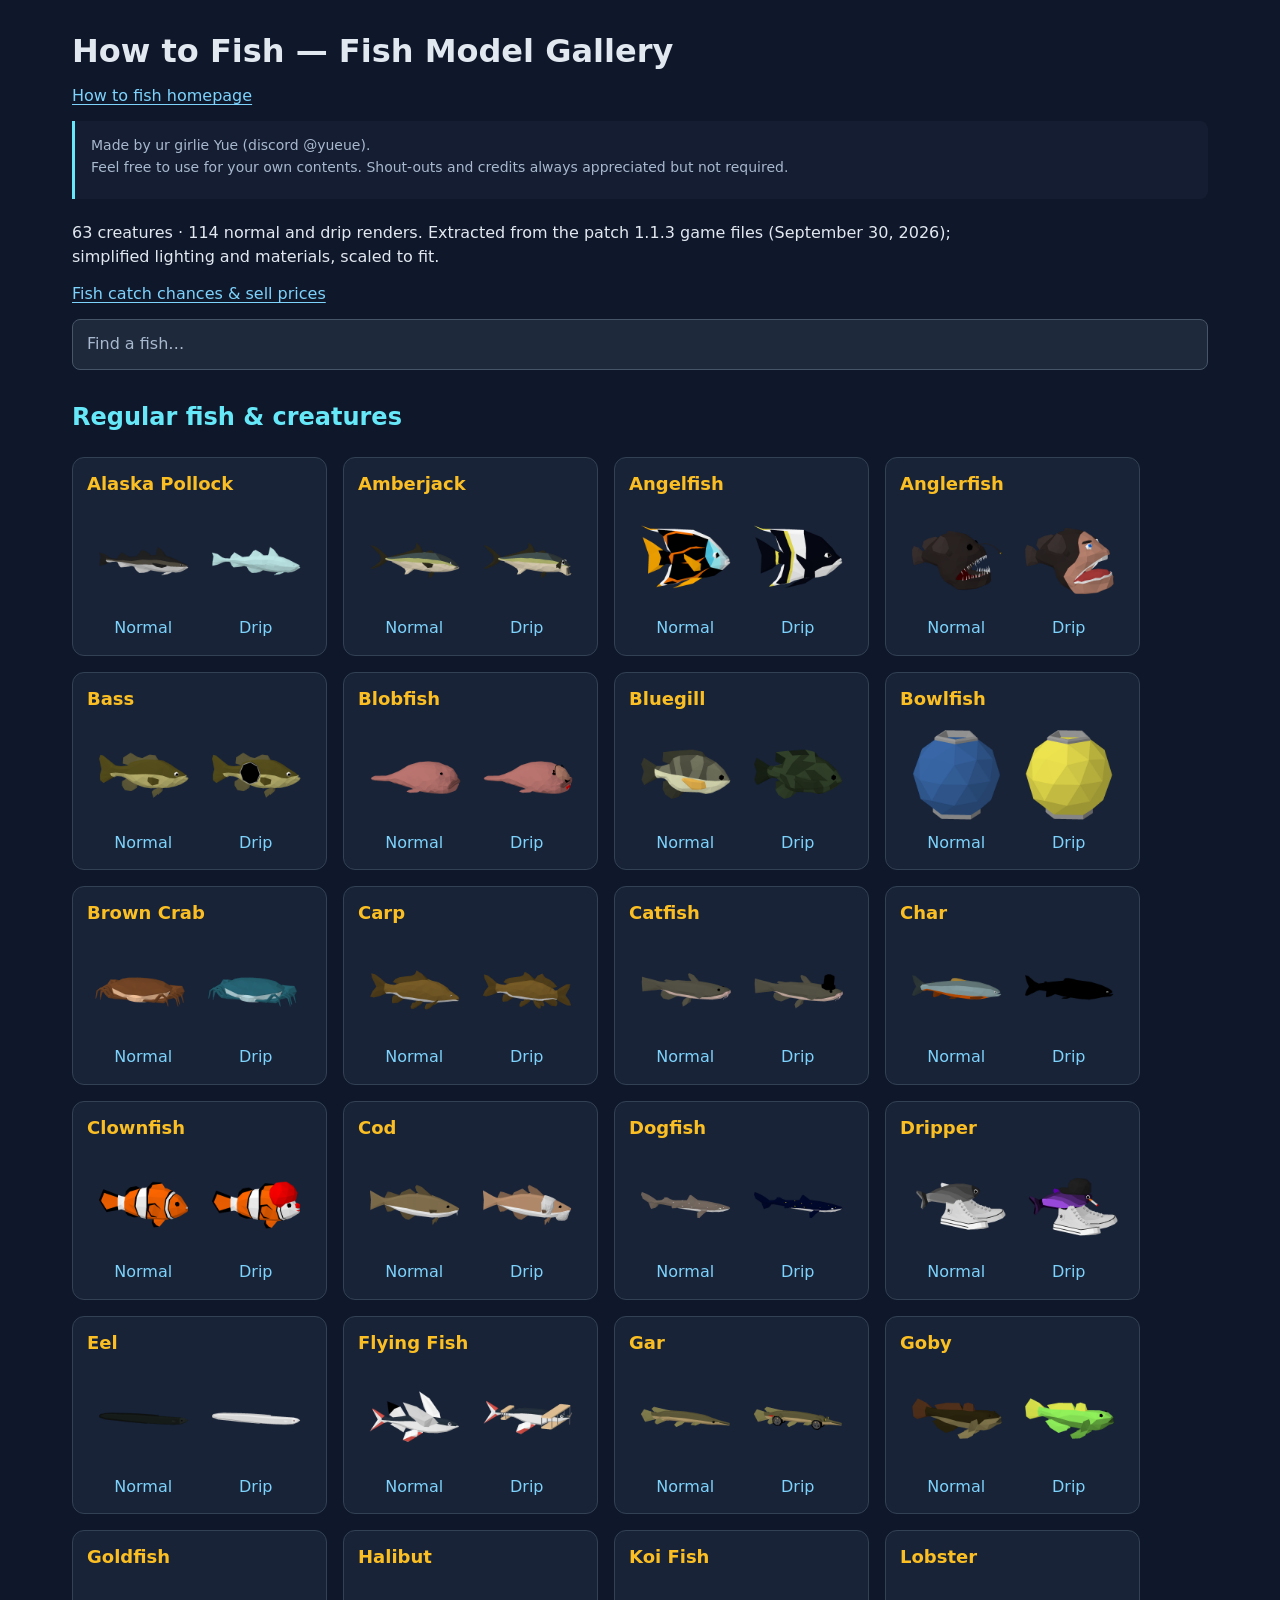
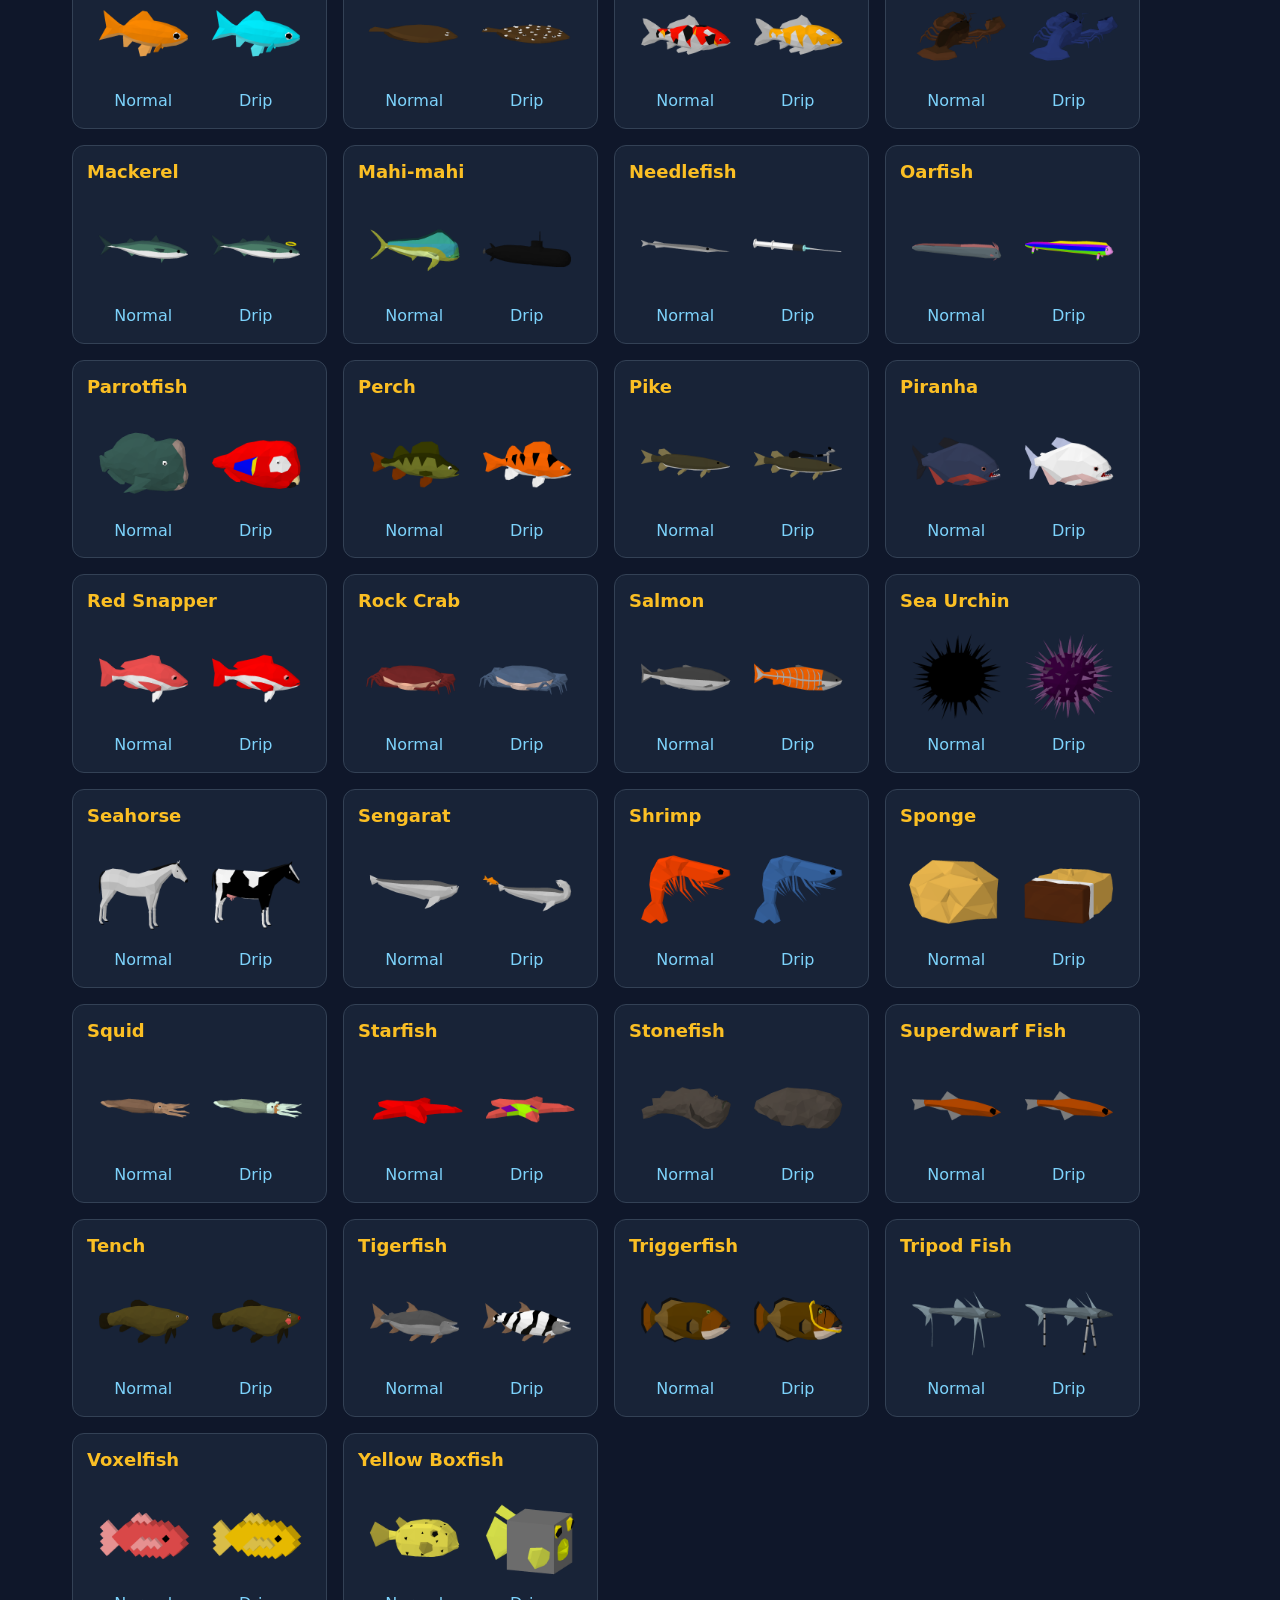
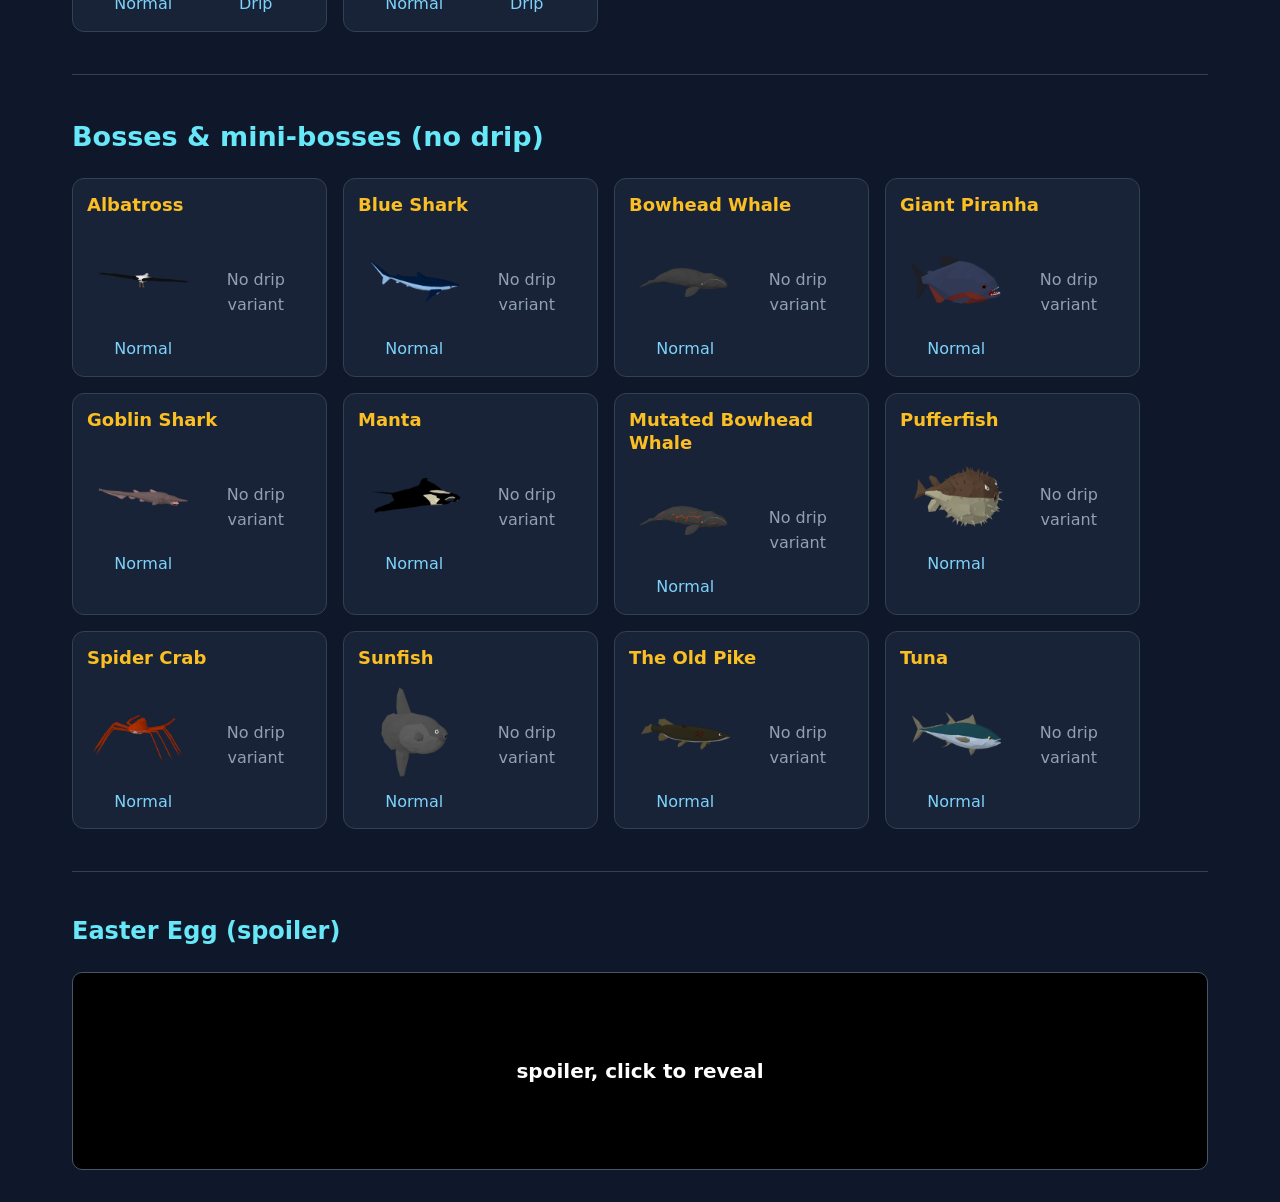
<file: fish-gallery.html>
<!DOCTYPE html>

<html lang="en">
<head><script>
    window.dataLayer = window.dataLayer || [];
    function gtag(){dataLayer.push(arguments);}
    gtag('js', new Date());
    gtag('config', 'G-2T80REG7Z2');
  </script><script async="" src="https://www.googletagmanager.com/gtag/js?id=G-2T80REG7Z2"></script>
<meta charset="utf-8"/>
<meta content="width=device-width,initial-scale=1" name="viewport"/>
<title>
   How to Fish: Fish Model Gallery
  </title>
<link href="styles.css?v=1" rel="stylesheet"/>
<link href="preview.css" rel="stylesheet"/>
<meta content="Browse normal and drip fish model renders from How to Fish game assets and enlarge previews in the fish model gallery." name="description"/><link href="https://yuexr.github.io/howtofish/fish-gallery.html" rel="canonical"/>    <meta property="og:type" content="website" />
    <meta property="og:site_name" content="yuexr" />
    <meta property="og:title" content="How to Fish: Fish Model Gallery" />
    <meta property="og:description" content="Browse normal and drip fish model renders from How to Fish game assets and enlarge previews in the fish model gallery." />
    <meta property="og:url" content="https://yuexr.github.io/howtofish/fish-gallery.html" />
    <meta property="og:image" content="https://yuexr.github.io/img/yuehowtofish.png" />
    <meta name="twitter:card" content="summary_large_image" />
    <meta name="twitter:title" content="How to Fish: Fish Model Gallery" />
    <meta name="twitter:description" content="Browse normal and drip fish model renders from How to Fish game assets and enlarge previews in the fish model gallery." />
    <meta name="twitter:image" content="https://yuexr.github.io/img/yuehowtofish.png" />
  </head>
<body class="game-page page-gallery">
<h1>
   How to Fish — Fish Model Gallery
  </h1><p>
<a href="./">How to fish homepage</a>
</p>
<div class="credits">
<p>
    Made by ur girlie Yue (discord @yueue).
    <br/>
    Feel free to use for your own contents. Shout-outs and credits always appreciated but not required.
   </p>
<script src="https://storage.ko-fi.com/cdn/widget/Widget_2.js" type="text/javascript">
</script>
<script type="text/javascript">
    kofiwidget2.init('Support me on Ko-fi', '#72a4f2', 'W7W21Q1LX'); kofiwidget2.draw();
   </script>
</div>
<p>
   63 creatures · 114 normal and drip renders. Extracted from the patch 1.1.3 game files (September 30, 2026); simplified lighting and materials, scaled to fit.
  </p>
<p>
<a href="drip.html">
    Fish catch chances &amp; sell prices
   </a>
</p>
<input aria-label="Filter fish" id="search" placeholder="Find a fish…"/>
<h2 class="category-title">
   Regular fish &amp; creatures
  </h2>
<main>
<article data-name="alaska pollock" id="alaska-pollock">
<h2>
     Alaska Pollock
    </h2>
<div class="pair">
<a aria-label="Alaska Pollock — Normal" data-species="Alaska Pollock" data-variant="Normal" data-viewer="" href="fish-renders/alaska-pollock-normal.png">
<img alt="Alaska Pollock normal" loading="lazy" src="fish-renders/alaska-pollock-normal.png"/>
      Normal
     </a>
<a aria-label="Alaska Pollock — Drip" data-species="Alaska Pollock" data-variant="Drip" data-viewer="" href="fish-renders/alaska-pollock-drip.png">
<img alt="Alaska Pollock drip" loading="lazy" src="fish-renders/alaska-pollock-drip.png"/>
      Drip
     </a>
</div>
</article>
<article data-name="amberjack" id="amberjack">
<h2>
     Amberjack
    </h2>
<div class="pair">
<a aria-label="Amberjack — Normal" data-species="Amberjack" data-variant="Normal" data-viewer="" href="fish-renders/amberjack-normal.png">
<img alt="Amberjack normal" loading="lazy" src="fish-renders/amberjack-normal.png"/>
      Normal
     </a>
<a aria-label="Amberjack — Drip" data-species="Amberjack" data-variant="Drip" data-viewer="" href="fish-renders/amberjack-drip.png">
<img alt="Amberjack drip" loading="lazy" src="fish-renders/amberjack-drip.png"/>
      Drip
     </a>
</div>
</article>
<article data-name="angelfish" id="angelfish">
<h2>
     Angelfish
    </h2>
<div class="pair">
<a aria-label="Angelfish — Normal" data-species="Angelfish" data-variant="Normal" data-viewer="" href="fish-renders/angelfish-normal.png">
<img alt="Angelfish normal" loading="lazy" src="fish-renders/angelfish-normal.png"/>
      Normal
     </a>
<a aria-label="Angelfish — Drip" data-species="Angelfish" data-variant="Drip" data-viewer="" href="fish-renders/angelfish-drip.png">
<img alt="Angelfish drip" loading="lazy" src="fish-renders/angelfish-drip.png"/>
      Drip
     </a>
</div>
</article>
<article data-name="anglerfish" id="anglerfish">
<h2>
     Anglerfish
    </h2>
<div class="pair">
<a aria-label="Anglerfish — Normal" data-species="Anglerfish" data-variant="Normal" data-viewer="" href="fish-renders/anglerfish-normal.png">
<img alt="Anglerfish normal" loading="lazy" src="fish-renders/anglerfish-normal.png"/>
      Normal
     </a>
<a aria-label="Anglerfish — Drip" data-species="Anglerfish" data-variant="Drip" data-viewer="" href="fish-renders/anglerfish-drip.png">
<img alt="Anglerfish drip" loading="lazy" src="fish-renders/anglerfish-drip.png"/>
      Drip
     </a>
</div>
</article>
<article data-name="bass" id="bass">
<h2>
     Bass
    </h2>
<div class="pair">
<a aria-label="Bass — Normal" data-species="Bass" data-variant="Normal" data-viewer="" href="fish-renders/bass-normal.png">
<img alt="Bass normal" loading="lazy" src="fish-renders/bass-normal.png"/>
      Normal
     </a>
<a aria-label="Bass — Drip" data-species="Bass" data-variant="Drip" data-viewer="" href="fish-renders/bass-drip.png">
<img alt="Bass drip" loading="lazy" src="fish-renders/bass-drip.png"/>
      Drip
     </a>
</div>
</article>
<article data-name="blobfish" id="blobfish">
<h2>
     Blobfish
    </h2>
<div class="pair">
<a aria-label="Blobfish — Normal" data-species="Blobfish" data-variant="Normal" data-viewer="" href="fish-renders/blobfish-normal.png">
<img alt="Blobfish normal" loading="lazy" src="fish-renders/blobfish-normal.png"/>
      Normal
     </a>
<a aria-label="Blobfish — Drip" data-species="Blobfish" data-variant="Drip" data-viewer="" href="fish-renders/blobfish-drip.png">
<img alt="Blobfish drip" loading="lazy" src="fish-renders/blobfish-drip.png"/>
      Drip
     </a>
</div>
</article>
<article data-name="bluegill" id="bluegill">
<h2>
     Bluegill
    </h2>
<div class="pair">
<a aria-label="Bluegill — Normal" data-species="Bluegill" data-variant="Normal" data-viewer="" href="fish-renders/bluegill-normal.png">
<img alt="Bluegill normal" loading="lazy" src="fish-renders/bluegill-normal.png"/>
      Normal
     </a>
<a aria-label="Bluegill — Drip" data-species="Bluegill" data-variant="Drip" data-viewer="" href="fish-renders/bluegill-drip.png">
<img alt="Bluegill drip" loading="lazy" src="fish-renders/bluegill-drip.png"/>
      Drip
     </a>
</div>
</article>
<article data-name="bowlfish" id="bowlfish">
<h2>
     Bowlfish
    </h2>
<div class="pair">
<a aria-label="Bowlfish — Normal" data-species="Bowlfish" data-variant="Normal" data-viewer="" href="fish-renders/bowlfish-normal.png">
<img alt="Bowlfish normal" loading="lazy" src="fish-renders/bowlfish-normal.png"/>
      Normal
     </a>
<a aria-label="Bowlfish — Drip" data-species="Bowlfish" data-variant="Drip" data-viewer="" href="fish-renders/bowlfish-drip.png">
<img alt="Bowlfish drip" loading="lazy" src="fish-renders/bowlfish-drip.png"/>
      Drip
     </a>
</div>
</article>
<article data-name="brown crab" id="brown-crab">
<h2>
     Brown Crab
    </h2>
<div class="pair">
<a aria-label="Brown Crab — Normal" data-species="Brown Crab" data-variant="Normal" data-viewer="" href="fish-renders/brown-crab-normal.png">
<img alt="Brown Crab normal" loading="lazy" src="fish-renders/brown-crab-normal.png"/>
      Normal
     </a>
<a aria-label="Brown Crab — Drip" data-species="Brown Crab" data-variant="Drip" data-viewer="" href="fish-renders/brown-crab-drip.png">
<img alt="Brown Crab drip" loading="lazy" src="fish-renders/brown-crab-drip.png"/>
      Drip
     </a>
</div>
</article>
<article data-name="carp" id="carp">
<h2>
     Carp
    </h2>
<div class="pair">
<a aria-label="Carp — Normal" data-species="Carp" data-variant="Normal" data-viewer="" href="fish-renders/carp-normal.png">
<img alt="Carp normal" loading="lazy" src="fish-renders/carp-normal.png"/>
      Normal
     </a>
<a aria-label="Carp — Drip" data-species="Carp" data-variant="Drip" data-viewer="" href="fish-renders/carp-drip.png">
<img alt="Carp drip" loading="lazy" src="fish-renders/carp-drip.png"/>
      Drip
     </a>
</div>
</article>
<article data-name="catfish" id="catfish">
<h2>
     Catfish
    </h2>
<div class="pair">
<a aria-label="Catfish — Normal" data-species="Catfish" data-variant="Normal" data-viewer="" href="fish-renders/catfish-normal.png">
<img alt="Catfish normal" loading="lazy" src="fish-renders/catfish-normal.png"/>
      Normal
     </a>
<a aria-label="Catfish — Drip" data-species="Catfish" data-variant="Drip" data-viewer="" href="fish-renders/catfish-drip.png">
<img alt="Catfish drip" loading="lazy" src="fish-renders/catfish-drip.png"/>
      Drip
     </a>
</div>
</article>
<article data-name="char" id="char">
<h2>
     Char
    </h2>
<div class="pair">
<a aria-label="Char — Normal" data-species="Char" data-variant="Normal" data-viewer="" href="fish-renders/char-normal.png">
<img alt="Char normal" loading="lazy" src="fish-renders/char-normal.png"/>
      Normal
     </a>
<a aria-label="Char — Drip" data-species="Char" data-variant="Drip" data-viewer="" href="fish-renders/char-drip.png">
<img alt="Char drip" loading="lazy" src="fish-renders/char-drip.png"/>
      Drip
     </a>
</div>
</article>
<article data-name="clownfish" id="clownfish">
<h2>
     Clownfish
    </h2>
<div class="pair">
<a aria-label="Clownfish — Normal" data-species="Clownfish" data-variant="Normal" data-viewer="" href="fish-renders/clownfish-normal.png">
<img alt="Clownfish normal" loading="lazy" src="fish-renders/clownfish-normal.png"/>
      Normal
     </a>
<a aria-label="Clownfish — Drip" data-species="Clownfish" data-variant="Drip" data-viewer="" href="fish-renders/clownfish-drip.png">
<img alt="Clownfish drip" loading="lazy" src="fish-renders/clownfish-drip.png"/>
      Drip
     </a>
</div>
</article>
<article data-name="cod" id="cod">
<h2>
     Cod
    </h2>
<div class="pair">
<a aria-label="Cod — Normal" data-species="Cod" data-variant="Normal" data-viewer="" href="fish-renders/cod-normal.png">
<img alt="Cod normal" loading="lazy" src="fish-renders/cod-normal.png"/>
      Normal
     </a>
<a aria-label="Cod — Drip" data-species="Cod" data-variant="Drip" data-viewer="" href="fish-renders/cod-drip.png">
<img alt="Cod drip" loading="lazy" src="fish-renders/cod-drip.png"/>
      Drip
     </a>
</div>
</article>
<article data-name="dogfish" id="dogfish">
<h2>
     Dogfish
    </h2>
<div class="pair">
<a aria-label="Dogfish — Normal" data-species="Dogfish" data-variant="Normal" data-viewer="" href="fish-renders/dogfish-normal.png">
<img alt="Dogfish normal" loading="lazy" src="fish-renders/dogfish-normal.png"/>
      Normal
     </a>
<a aria-label="Dogfish — Drip" data-species="Dogfish" data-variant="Drip" data-viewer="" href="fish-renders/dogfish-drip.png">
<img alt="Dogfish drip" loading="lazy" src="fish-renders/dogfish-drip.png"/>
      Drip
     </a>
</div>
</article>
<article data-name="dripper" id="dripper">
<h2>
     Dripper
    </h2>
<div class="pair">
<a aria-label="Dripper — Normal" data-species="Dripper" data-variant="Normal" data-viewer="" href="fish-renders/dripper-normal.png">
<img alt="Dripper normal" loading="lazy" src="fish-renders/dripper-normal.png"/>
      Normal
     </a>
<a aria-label="Dripper — Drip" data-species="Dripper" data-variant="Drip" data-viewer="" href="fish-renders/dripper-drip.png">
<img alt="Dripper drip" loading="lazy" src="fish-renders/dripper-drip.png"/>
      Drip
     </a>
</div>
</article>
<article data-name="eel" id="eel">
<h2>
     Eel
    </h2>
<div class="pair">
<a aria-label="Eel — Normal" data-species="Eel" data-variant="Normal" data-viewer="" href="fish-renders/eel-normal.png">
<img alt="Eel normal" loading="lazy" src="fish-renders/eel-normal.png"/>
      Normal
     </a>
<a aria-label="Eel — Drip" data-species="Eel" data-variant="Drip" data-viewer="" href="fish-renders/eel-drip.png">
<img alt="Eel drip" loading="lazy" src="fish-renders/eel-drip.png"/>
      Drip
     </a>
</div>
</article>
<article data-name="flying fish" id="flying-fish">
<h2>
     Flying Fish
    </h2>
<div class="pair">
<a aria-label="Flying Fish — Normal" data-species="Flying Fish" data-variant="Normal" data-viewer="" href="fish-renders/flying-fish-normal.png">
<img alt="Flying Fish normal" loading="lazy" src="fish-renders/flying-fish-normal.png"/>
      Normal
     </a>
<a aria-label="Flying Fish — Drip" data-species="Flying Fish" data-variant="Drip" data-viewer="" href="fish-renders/flying-fish-drip.png">
<img alt="Flying Fish drip" loading="lazy" src="fish-renders/flying-fish-drip.png"/>
      Drip
     </a>
</div>
</article>
<article data-name="gar" id="gar">
<h2>
     Gar
    </h2>
<div class="pair">
<a aria-label="Gar — Normal" data-species="Gar" data-variant="Normal" data-viewer="" href="fish-renders/gar-normal.png">
<img alt="Gar normal" loading="lazy" src="fish-renders/gar-normal.png"/>
      Normal
     </a>
<a aria-label="Gar — Drip" data-species="Gar" data-variant="Drip" data-viewer="" href="fish-renders/gar-drip.png">
<img alt="Gar drip" loading="lazy" src="fish-renders/gar-drip.png"/>
      Drip
     </a>
</div>
</article>
<article data-name="goby" id="goby">
<h2>
     Goby
    </h2>
<div class="pair">
<a aria-label="Goby — Normal" data-species="Goby" data-variant="Normal" data-viewer="" href="fish-renders/goby-normal.png">
<img alt="Goby normal" loading="lazy" src="fish-renders/goby-normal.png"/>
      Normal
     </a>
<a aria-label="Goby — Drip" data-species="Goby" data-variant="Drip" data-viewer="" href="fish-renders/goby-drip.png">
<img alt="Goby drip" loading="lazy" src="fish-renders/goby-drip.png"/>
      Drip
     </a>
</div>
</article>
<article data-name="goldfish" id="goldfish">
<h2>
     Goldfish
    </h2>
<div class="pair">
<a aria-label="Goldfish — Normal" data-species="Goldfish" data-variant="Normal" data-viewer="" href="fish-renders/goldfish-normal.png">
<img alt="Goldfish normal" loading="lazy" src="fish-renders/goldfish-normal.png"/>
      Normal
     </a>
<a aria-label="Goldfish — Drip" data-species="Goldfish" data-variant="Drip" data-viewer="" href="fish-renders/goldfish-drip.png">
<img alt="Goldfish drip" loading="lazy" src="fish-renders/goldfish-drip.png"/>
      Drip
     </a>
</div>
</article>
<article data-name="halibut" id="halibut">
<h2>
     Halibut
    </h2>
<div class="pair">
<a aria-label="Halibut — Normal" data-species="Halibut" data-variant="Normal" data-viewer="" href="fish-renders/halibut-normal.png">
<img alt="Halibut normal" loading="lazy" src="fish-renders/halibut-normal.png"/>
      Normal
     </a>
<a aria-label="Halibut — Drip" data-species="Halibut" data-variant="Drip" data-viewer="" href="fish-renders/halibut-drip.png">
<img alt="Halibut drip" loading="lazy" src="fish-renders/halibut-drip.png"/>
      Drip
     </a>
</div>
</article>
<article data-name="koi fish" id="koi-fish">
<h2>
     Koi Fish
    </h2>
<div class="pair">
<a aria-label="Koi Fish — Normal" data-species="Koi Fish" data-variant="Normal" data-viewer="" href="fish-renders/koi-fish-normal.png">
<img alt="Koi Fish normal" loading="lazy" src="fish-renders/koi-fish-normal.png"/>
      Normal
     </a>
<a aria-label="Koi Fish — Drip" data-species="Koi Fish" data-variant="Drip" data-viewer="" href="fish-renders/koi-fish-drip.png">
<img alt="Koi Fish drip" loading="lazy" src="fish-renders/koi-fish-drip.png"/>
      Drip
     </a>
</div>
</article>
<article data-name="lobster" id="lobster">
<h2>
     Lobster
    </h2>
<div class="pair">
<a aria-label="Lobster — Normal" data-species="Lobster" data-variant="Normal" data-viewer="" href="fish-renders/lobster-normal.png">
<img alt="Lobster normal" loading="lazy" src="fish-renders/lobster-normal.png"/>
      Normal
     </a>
<a aria-label="Lobster — Drip" data-species="Lobster" data-variant="Drip" data-viewer="" href="fish-renders/lobster-drip.png">
<img alt="Lobster drip" loading="lazy" src="fish-renders/lobster-drip.png"/>
      Drip
     </a>
</div>
</article>
<article data-name="mackerel" id="mackerel">
<h2>
     Mackerel
    </h2>
<div class="pair">
<a aria-label="Mackerel — Normal" data-species="Mackerel" data-variant="Normal" data-viewer="" href="fish-renders/mackerel-normal.png">
<img alt="Mackerel normal" loading="lazy" src="fish-renders/mackerel-normal.png"/>
      Normal
     </a>
<a aria-label="Mackerel — Drip" data-species="Mackerel" data-variant="Drip" data-viewer="" href="fish-renders/mackerel-drip.png">
<img alt="Mackerel drip" loading="lazy" src="fish-renders/mackerel-drip.png"/>
      Drip
     </a>
</div>
</article>
<article data-name="mahi-mahi" id="mahi-mahi">
<h2>
     Mahi-mahi
    </h2>
<div class="pair">
<a aria-label="Mahi-mahi — Normal" data-species="Mahi-mahi" data-variant="Normal" data-viewer="" href="fish-renders/mahi-mahi-normal.png">
<img alt="Mahi-mahi normal" loading="lazy" src="fish-renders/mahi-mahi-normal.png"/>
      Normal
     </a>
<a aria-label="Mahi-mahi — Drip" data-species="Mahi-mahi" data-variant="Drip" data-viewer="" href="fish-renders/mahi-mahi-drip.png">
<img alt="Mahi-mahi drip" loading="lazy" src="fish-renders/mahi-mahi-drip.png"/>
      Drip
     </a>
</div>
</article>
<article data-name="needlefish" id="needlefish">
<h2>
     Needlefish
    </h2>
<div class="pair">
<a aria-label="Needlefish — Normal" data-species="Needlefish" data-variant="Normal" data-viewer="" href="fish-renders/needlefish-normal.png">
<img alt="Needlefish normal" loading="lazy" src="fish-renders/needlefish-normal.png"/>
      Normal
     </a>
<a aria-label="Needlefish — Drip" data-species="Needlefish" data-variant="Drip" data-viewer="" href="fish-renders/needlefish-drip.png">
<img alt="Needlefish drip" loading="lazy" src="fish-renders/needlefish-drip.png"/>
      Drip
     </a>
</div>
</article>
<article data-name="oarfish" id="oarfish">
<h2>
     Oarfish
    </h2>
<div class="pair">
<a aria-label="Oarfish — Normal" data-species="Oarfish" data-variant="Normal" data-viewer="" href="fish-renders/oarfish-normal.png">
<img alt="Oarfish normal" loading="lazy" src="fish-renders/oarfish-normal.png"/>
      Normal
     </a>
<a aria-label="Oarfish — Drip" data-species="Oarfish" data-variant="Drip" data-viewer="" href="fish-renders/oarfish-drip.png">
<img alt="Oarfish drip" loading="lazy" src="fish-renders/oarfish-drip.png"/>
      Drip
     </a>
</div>
</article>
<article data-name="parrotfish" id="parrotfish">
<h2>
     Parrotfish
    </h2>
<div class="pair">
<a aria-label="Parrotfish — Normal" data-species="Parrotfish" data-variant="Normal" data-viewer="" href="fish-renders/parrotfish-normal.png">
<img alt="Parrotfish normal" loading="lazy" src="fish-renders/parrotfish-normal.png"/>
      Normal
     </a>
<a aria-label="Parrotfish — Drip" data-species="Parrotfish" data-variant="Drip" data-viewer="" href="fish-renders/parrotfish-drip.png">
<img alt="Parrotfish drip" loading="lazy" src="fish-renders/parrotfish-drip.png"/>
      Drip
     </a>
</div>
</article>
<article data-name="perch" id="perch">
<h2>
     Perch
    </h2>
<div class="pair">
<a aria-label="Perch — Normal" data-species="Perch" data-variant="Normal" data-viewer="" href="fish-renders/perch-normal.png">
<img alt="Perch normal" loading="lazy" src="fish-renders/perch-normal.png"/>
      Normal
     </a>
<a aria-label="Perch — Drip" data-species="Perch" data-variant="Drip" data-viewer="" href="fish-renders/perch-drip.png">
<img alt="Perch drip" loading="lazy" src="fish-renders/perch-drip.png"/>
      Drip
     </a>
</div>
</article>
<article data-name="pike" id="pike">
<h2>
     Pike
    </h2>
<div class="pair">
<a aria-label="Pike — Normal" data-species="Pike" data-variant="Normal" data-viewer="" href="fish-renders/pike-normal.png">
<img alt="Pike normal" loading="lazy" src="fish-renders/pike-normal.png"/>
      Normal
     </a>
<a aria-label="Pike — Drip" data-species="Pike" data-variant="Drip" data-viewer="" href="fish-renders/pike-drip.png">
<img alt="Pike drip" loading="lazy" src="fish-renders/pike-drip.png"/>
      Drip
     </a>
</div>
</article>
<article data-name="piranha" id="piranha">
<h2>
     Piranha
    </h2>
<div class="pair">
<a aria-label="Piranha — Normal" data-species="Piranha" data-variant="Normal" data-viewer="" href="fish-renders/piranha-normal.png">
<img alt="Piranha normal" loading="lazy" src="fish-renders/piranha-normal.png"/>
      Normal
     </a>
<a aria-label="Piranha — Drip" data-species="Piranha" data-variant="Drip" data-viewer="" href="fish-renders/piranha-drip.png">
<img alt="Piranha drip" loading="lazy" src="fish-renders/piranha-drip.png"/>
      Drip
     </a>
</div>
</article>
<article data-name="red snapper" id="red-snapper">
<h2>
     Red Snapper
    </h2>
<div class="pair">
<a aria-label="Red Snapper — Normal" data-species="Red Snapper" data-variant="Normal" data-viewer="" href="fish-renders/red-snapper-normal.png">
<img alt="Red Snapper normal" loading="lazy" src="fish-renders/red-snapper-normal.png"/>
      Normal
     </a>
<a aria-label="Red Snapper — Drip" data-species="Red Snapper" data-variant="Drip" data-viewer="" href="fish-renders/red-snapper-drip.png">
<img alt="Red Snapper drip" loading="lazy" src="fish-renders/red-snapper-drip.png"/>
      Drip
     </a>
</div>
</article>
<article data-name="rock crab" id="rock-crab">
<h2>
     Rock Crab
    </h2>
<div class="pair">
<a aria-label="Rock Crab — Normal" data-species="Rock Crab" data-variant="Normal" data-viewer="" href="fish-renders/rock-crab-normal.png">
<img alt="Rock Crab normal" loading="lazy" src="fish-renders/rock-crab-normal.png"/>
      Normal
     </a>
<a aria-label="Rock Crab — Drip" data-species="Rock Crab" data-variant="Drip" data-viewer="" href="fish-renders/rock-crab-drip.png">
<img alt="Rock Crab drip" loading="lazy" src="fish-renders/rock-crab-drip.png"/>
      Drip
     </a>
</div>
</article>
<article data-name="salmon" id="salmon">
<h2>
     Salmon
    </h2>
<div class="pair">
<a aria-label="Salmon — Normal" data-species="Salmon" data-variant="Normal" data-viewer="" href="fish-renders/salmon-normal.png">
<img alt="Salmon normal" loading="lazy" src="fish-renders/salmon-normal.png"/>
      Normal
     </a>
<a aria-label="Salmon — Drip" data-species="Salmon" data-variant="Drip" data-viewer="" href="fish-renders/salmon-drip.png">
<img alt="Salmon drip" loading="lazy" src="fish-renders/salmon-drip.png"/>
      Drip
     </a>
</div>
</article>
<article data-name="sea urchin" id="sea-urchin">
<h2>
     Sea Urchin
    </h2>
<div class="pair">
<a aria-label="Sea Urchin — Normal" data-species="Sea Urchin" data-variant="Normal" data-viewer="" href="fish-renders/sea-urchin-normal.png">
<img alt="Sea Urchin normal" loading="lazy" src="fish-renders/sea-urchin-normal.png"/>
      Normal
     </a>
<a aria-label="Sea Urchin — Drip" data-species="Sea Urchin" data-variant="Drip" data-viewer="" href="fish-renders/sea-urchin-drip.png">
<img alt="Sea Urchin drip" loading="lazy" src="fish-renders/sea-urchin-drip.png"/>
      Drip
     </a>
</div>
</article>
<article data-name="seahorse" id="seahorse">
<h2>
     Seahorse
    </h2>
<div class="pair">
<a aria-label="Seahorse — Normal" data-species="Seahorse" data-variant="Normal" data-viewer="" href="fish-renders/seahorse-normal.png">
<img alt="Seahorse normal" loading="lazy" src="fish-renders/seahorse-normal.png"/>
      Normal
     </a>
<a aria-label="Seahorse — Drip" data-species="Seahorse" data-variant="Drip" data-viewer="" href="fish-renders/seahorse-drip.png">
<img alt="Seahorse drip" loading="lazy" src="fish-renders/seahorse-drip.png"/>
      Drip
     </a>
</div>
</article>
<article data-name="sengarat" id="sengarat">
<h2>
     Sengarat
    </h2>
<div class="pair">
<a aria-label="Sengarat — Normal" data-species="Sengarat" data-variant="Normal" data-viewer="" href="fish-renders/sengarat-normal.png">
<img alt="Sengarat normal" loading="lazy" src="fish-renders/sengarat-normal.png"/>
      Normal
     </a>
<a aria-label="Sengarat — Drip" data-species="Sengarat" data-variant="Drip" data-viewer="" href="fish-renders/sengarat-drip.png">
<img alt="Sengarat drip" loading="lazy" src="fish-renders/sengarat-drip.png"/>
      Drip
     </a>
</div>
</article>
<article data-name="shrimp" id="shrimp">
<h2>
     Shrimp
    </h2>
<div class="pair">
<a aria-label="Shrimp — Normal" data-species="Shrimp" data-variant="Normal" data-viewer="" href="fish-renders/shrimp-normal.png">
<img alt="Shrimp normal" loading="lazy" src="fish-renders/shrimp-normal.png"/>
      Normal
     </a>
<a aria-label="Shrimp — Drip" data-species="Shrimp" data-variant="Drip" data-viewer="" href="fish-renders/shrimp-drip.png">
<img alt="Shrimp drip" loading="lazy" src="fish-renders/shrimp-drip.png"/>
      Drip
     </a>
</div>
</article>
<article data-name="sponge" id="sponge">
<h2>
     Sponge
    </h2>
<div class="pair">
<a aria-label="Sponge — Normal" data-species="Sponge" data-variant="Normal" data-viewer="" href="fish-renders/sponge-normal.png">
<img alt="Sponge normal" loading="lazy" src="fish-renders/sponge-normal.png"/>
      Normal
     </a>
<a aria-label="Sponge — Drip" data-species="Sponge" data-variant="Drip" data-viewer="" href="fish-renders/sponge-drip.png">
<img alt="Sponge drip" loading="lazy" src="fish-renders/sponge-drip.png"/>
      Drip
     </a>
</div>
</article>
<article data-name="squid" id="squid">
<h2>
     Squid
    </h2>
<div class="pair">
<a aria-label="Squid — Normal" data-species="Squid" data-variant="Normal" data-viewer="" href="fish-renders/squid-normal.png">
<img alt="Squid normal" loading="lazy" src="fish-renders/squid-normal.png"/>
      Normal
     </a>
<a aria-label="Squid — Drip" data-species="Squid" data-variant="Drip" data-viewer="" href="fish-renders/squid-drip.png">
<img alt="Squid drip" loading="lazy" src="fish-renders/squid-drip.png"/>
      Drip
     </a>
</div>
</article>
<article data-name="starfish" id="starfish">
<h2>
     Starfish
    </h2>
<div class="pair">
<a aria-label="Starfish — Normal" data-species="Starfish" data-variant="Normal" data-viewer="" href="fish-renders/starfish-normal.png">
<img alt="Starfish normal" loading="lazy" src="fish-renders/starfish-normal.png"/>
      Normal
     </a>
<a aria-label="Starfish — Drip" data-species="Starfish" data-variant="Drip" data-viewer="" href="fish-renders/starfish-drip.png">
<img alt="Starfish drip" loading="lazy" src="fish-renders/starfish-drip.png"/>
      Drip
     </a>
</div>
</article>
<article data-name="stonefish" id="stonefish">
<h2>
     Stonefish
    </h2>
<div class="pair">
<a aria-label="Stonefish — Normal" data-species="Stonefish" data-variant="Normal" data-viewer="" href="fish-renders/stonefish-normal.png">
<img alt="Stonefish normal" loading="lazy" src="fish-renders/stonefish-normal.png"/>
      Normal
     </a>
<a aria-label="Stonefish — Drip" data-species="Stonefish" data-variant="Drip" data-viewer="" href="fish-renders/stonefish-drip.png">
<img alt="Stonefish drip" loading="lazy" src="fish-renders/stonefish-drip.png"/>
      Drip
     </a>
</div>
</article>
<article data-name="superdwarf fish" id="superdwarf-fish">
<h2>
     Superdwarf Fish
    </h2>
<div class="pair">
<a aria-label="Superdwarf Fish — Normal" data-species="Superdwarf Fish" data-variant="Normal" data-viewer="" href="fish-renders/superdwarf-fish-normal.png">
<img alt="Superdwarf Fish normal" loading="lazy" src="fish-renders/superdwarf-fish-normal.png"/>
      Normal
     </a>
<a aria-label="Superdwarf Fish — Drip" data-species="Superdwarf Fish" data-variant="Drip" data-viewer="" href="fish-renders/superdwarf-fish-drip.png">
<img alt="Superdwarf Fish drip" loading="lazy" src="fish-renders/superdwarf-fish-drip.png"/>
      Drip
     </a>
</div>
</article>
<article data-name="tench" id="tench">
<h2>
     Tench
    </h2>
<div class="pair">
<a aria-label="Tench — Normal" data-species="Tench" data-variant="Normal" data-viewer="" href="fish-renders/tench-normal.png">
<img alt="Tench normal" loading="lazy" src="fish-renders/tench-normal.png"/>
      Normal
     </a>
<a aria-label="Tench — Drip" data-species="Tench" data-variant="Drip" data-viewer="" href="fish-renders/tench-drip.png">
<img alt="Tench drip" loading="lazy" src="fish-renders/tench-drip.png"/>
      Drip
     </a>
</div>
</article>
<article data-name="tigerfish" id="tigerfish">
<h2>
     Tigerfish
    </h2>
<div class="pair">
<a aria-label="Tigerfish — Normal" data-species="Tigerfish" data-variant="Normal" data-viewer="" href="fish-renders/tigerfish-normal.png">
<img alt="Tigerfish normal" loading="lazy" src="fish-renders/tigerfish-normal.png"/>
      Normal
     </a>
<a aria-label="Tigerfish — Drip" data-species="Tigerfish" data-variant="Drip" data-viewer="" href="fish-renders/tigerfish-drip.png">
<img alt="Tigerfish drip" loading="lazy" src="fish-renders/tigerfish-drip.png"/>
      Drip
     </a>
</div>
</article>
<article data-name="triggerfish" id="triggerfish">
<h2>
     Triggerfish
    </h2>
<div class="pair">
<a aria-label="Triggerfish — Normal" data-species="Triggerfish" data-variant="Normal" data-viewer="" href="fish-renders/triggerfish-normal.png">
<img alt="Triggerfish normal" loading="lazy" src="fish-renders/triggerfish-normal.png"/>
      Normal
     </a>
<a aria-label="Triggerfish — Drip" data-species="Triggerfish" data-variant="Drip" data-viewer="" href="fish-renders/triggerfish-drip.png">
<img alt="Triggerfish drip" loading="lazy" src="fish-renders/triggerfish-drip.png"/>
      Drip
     </a>
</div>
</article>
<article data-name="tripod fish" id="tripod-fish">
<h2>
     Tripod Fish
    </h2>
<div class="pair">
<a aria-label="Tripod Fish — Normal" data-species="Tripod Fish" data-variant="Normal" data-viewer="" href="fish-renders/tripod-fish-normal.png">
<img alt="Tripod Fish normal" loading="lazy" src="fish-renders/tripod-fish-normal.png"/>
      Normal
     </a>
<a aria-label="Tripod Fish — Drip" data-species="Tripod Fish" data-variant="Drip" data-viewer="" href="fish-renders/tripod-fish-drip.png">
<img alt="Tripod Fish drip" loading="lazy" src="fish-renders/tripod-fish-drip.png"/>
      Drip
     </a>
</div>
</article>
<article data-name="voxelfish" id="voxelfish">
<h2>
     Voxelfish
    </h2>
<div class="pair">
<a aria-label="Voxelfish — Normal" data-species="Voxelfish" data-variant="Normal" data-viewer="" href="fish-renders/voxelfish-normal.png">
<img alt="Voxelfish normal" loading="lazy" src="fish-renders/voxelfish-normal.png"/>
      Normal
     </a>
<a aria-label="Voxelfish — Drip" data-species="Voxelfish" data-variant="Drip" data-viewer="" href="fish-renders/voxelfish-drip.png">
<img alt="Voxelfish drip" loading="lazy" src="fish-renders/voxelfish-drip.png"/>
      Drip
     </a>
</div>
</article>
<article data-name="yellow boxfish" id="yellow-boxfish">
<h2>
     Yellow Boxfish
    </h2>
<div class="pair">
<a aria-label="Yellow Boxfish — Normal" data-species="Yellow Boxfish" data-variant="Normal" data-viewer="" href="fish-renders/yellow-boxfish-normal.png">
<img alt="Yellow Boxfish normal" loading="lazy" src="fish-renders/yellow-boxfish-normal.png"/>
      Normal
     </a>
<a aria-label="Yellow Boxfish — Drip" data-species="Yellow Boxfish" data-variant="Drip" data-viewer="" href="fish-renders/yellow-boxfish-drip.png">
<img alt="Yellow Boxfish drip" loading="lazy" src="fish-renders/yellow-boxfish-drip.png"/>
      Drip
     </a>
</div>
</article>
</main>
<div class="boss-category" open="">
<h2 class="category-title">
    Bosses &amp; mini-bosses (no drip)
   </h2>
<main>
<article data-name="albatross" id="albatross">
<h2>
      Albatross
     </h2>
<div class="pair">
<a aria-label="Albatross — Normal" data-species="Albatross" data-variant="Normal" data-viewer="" href="fish-renders/albatross-normal.png">
<img alt="Albatross normal" loading="lazy" src="fish-renders/albatross-normal.png"/>
       Normal
      </a>
<span class="none">
       No drip variant
      </span>
</div>
</article>
<article data-name="blue shark" id="blue-shark">
<h2>
      Blue Shark
     </h2>
<div class="pair">
<a aria-label="Blue Shark — Normal" data-species="Blue Shark" data-variant="Normal" data-viewer="" href="fish-renders/blue-shark-normal.png">
<img alt="Blue Shark normal" loading="lazy" src="fish-renders/blue-shark-normal.png"/>
       Normal
      </a>
<span class="none">
       No drip variant
      </span>
</div>
</article>
<article data-name="bowhead whale" id="bowhead-whale">
<h2>
      Bowhead Whale
     </h2>
<div class="pair">
<a aria-label="Bowhead Whale — Normal" data-species="Bowhead Whale" data-variant="Normal" data-viewer="" href="fish-renders/bowhead-whale-normal.png">
<img alt="Bowhead Whale normal" loading="lazy" src="fish-renders/bowhead-whale-normal.png"/>
       Normal
      </a>
<span class="none">
       No drip variant
      </span>
</div>
</article>
<article data-name="giant piranha" id="giant-piranha">
<h2>
      Giant Piranha
     </h2>
<div class="pair">
<a aria-label="Giant Piranha — Normal" data-species="Giant Piranha" data-variant="Normal" data-viewer="" href="fish-renders/giant-piranha-normal.png">
<img alt="Giant Piranha normal" loading="lazy" src="fish-renders/giant-piranha-normal.png"/>
       Normal
      </a>
<span class="none">
       No drip variant
      </span>
</div>
</article>
<article data-name="goblin shark" id="goblin-shark">
<h2>
      Goblin Shark
     </h2>
<div class="pair">
<a aria-label="Goblin Shark — Normal" data-species="Goblin Shark" data-variant="Normal" data-viewer="" href="fish-renders/goblin-shark-normal.png">
<img alt="Goblin Shark normal" loading="lazy" src="fish-renders/goblin-shark-normal.png"/>
       Normal
      </a>
<span class="none">
       No drip variant
      </span>
</div>
</article>
<article data-name="manta" id="manta">
<h2>
      Manta
     </h2>
<div class="pair">
<a aria-label="Manta — Normal" data-species="Manta" data-variant="Normal" data-viewer="" href="fish-renders/manta-normal.png">
<img alt="Manta normal" loading="lazy" src="fish-renders/manta-normal.png"/>
       Normal
      </a>
<span class="none">
       No drip variant
      </span>
</div>
</article>
<article data-name="mutated bowhead whale" id="mutated-bowhead-whale">
<h2>
      Mutated Bowhead Whale
     </h2>
<div class="pair">
<a aria-label="Mutated Bowhead Whale — Normal" data-species="Mutated Bowhead Whale" data-variant="Normal" data-viewer="" href="fish-renders/mutated-bowhead-whale-normal.png">
<img alt="Mutated Bowhead Whale normal" loading="lazy" src="fish-renders/mutated-bowhead-whale-normal.png"/>
       Normal
      </a>
<span class="none">
       No drip variant
      </span>
</div>
</article>
<article data-name="pufferfish" id="pufferfish">
<h2>
      Pufferfish
     </h2>
<div class="pair">
<a aria-label="Pufferfish — Normal" data-species="Pufferfish" data-variant="Normal" data-viewer="" href="fish-renders/pufferfish-normal.png">
<img alt="Pufferfish normal" loading="lazy" src="fish-renders/pufferfish-normal.png"/>
       Normal
      </a>
<span class="none">
       No drip variant
      </span>
</div>
</article>
<article data-name="spider crab" id="spider-crab">
<h2>
      Spider Crab
     </h2>
<div class="pair">
<a aria-label="Spider Crab — Normal" data-species="Spider Crab" data-variant="Normal" data-viewer="" href="fish-renders/spider-crab-normal.png">
<img alt="Spider Crab normal" loading="lazy" src="fish-renders/spider-crab-normal.png"/>
       Normal
      </a>
<span class="none">
       No drip variant
      </span>
</div>
</article>
<article data-name="sunfish" id="sunfish">
<h2>
      Sunfish
     </h2>
<div class="pair">
<a aria-label="Sunfish — Normal" data-species="Sunfish" data-variant="Normal" data-viewer="" href="fish-renders/sunfish-normal.png">
<img alt="Sunfish normal" loading="lazy" src="fish-renders/sunfish-normal.png"/>
       Normal
      </a>
<span class="none">
       No drip variant
      </span>
</div>
</article>
<article data-name="the old pike" id="the-old-pike">
<h2>
      The Old Pike
     </h2>
<div class="pair">
<a aria-label="The Old Pike — Normal" data-species="The Old Pike" data-variant="Normal" data-viewer="" href="fish-renders/the-old-pike-normal.png">
<img alt="The Old Pike normal" loading="lazy" src="fish-renders/the-old-pike-normal.png"/>
       Normal
      </a>
<span class="none">
       No drip variant
      </span>
</div>
</article>
<article data-name="tuna" id="tuna">
<h2>
      Tuna
     </h2>
<div class="pair">
<a aria-label="Tuna — Normal" data-species="Tuna" data-variant="Normal" data-viewer="" href="fish-renders/tuna-normal.png">
<img alt="Tuna normal" loading="lazy" src="fish-renders/tuna-normal.png"/>
       Normal
      </a>
<span class="none">
       No drip variant
      </span>
</div>
</article>
</main>
</div>
<section class="spoiler spoiler-section" id="spoiler" open="">
<h2 class="category-title">
    Easter Egg (spoiler)
   </h2>
<div class="spoiler-content">
<button aria-label="Reveal spoiler content" class="spoiler-cover" type="button">
     spoiler, click to reveal
    </button>
<main>
<article data-name="bing bong" id="bing-bong">
<h2>
       Bing Bong
      </h2>
<div class="pair">
<a aria-label="Bing Bong — Normal" data-species="Bing Bong" data-variant="Normal" data-viewer="" href="fish-renders/bing-bong-normal.png">
<img alt="Bing Bong normal" loading="lazy" src="fish-renders/bing-bong-normal.png"/>
        Normal
       </a>
<a aria-label="Bing Bong — Drip" data-species="Bing Bong" data-variant="Drip" data-viewer="" href="fish-renders/bing-bong-drip.png">
<img alt="Bing Bong drip" loading="lazy" src="fish-renders/bing-bong-drip.png"/>
        Drip
       </a>
</div>
</article>
</main>
</div>
</section>
<dialog aria-labelledby="viewer-label" id="fish-viewer">
<button aria-label="Close image" id="viewer-close">
    ×
   </button>
<p id="viewer-label">
</p>
<div class="viewer-stage">
<button aria-label="Previous image" id="viewer-prev">
     ‹
    </button>
<img alt="" id="viewer-image"/>
<button aria-label="Next image" id="viewer-next">
     ›
    </button>
</div>
<p class="viewer-hint">
    ← → Browse · Esc Close
   </p>
</dialog>
<script src="fish-viewer.js?v=20261020">
</script>
</body>
</html>
</file>
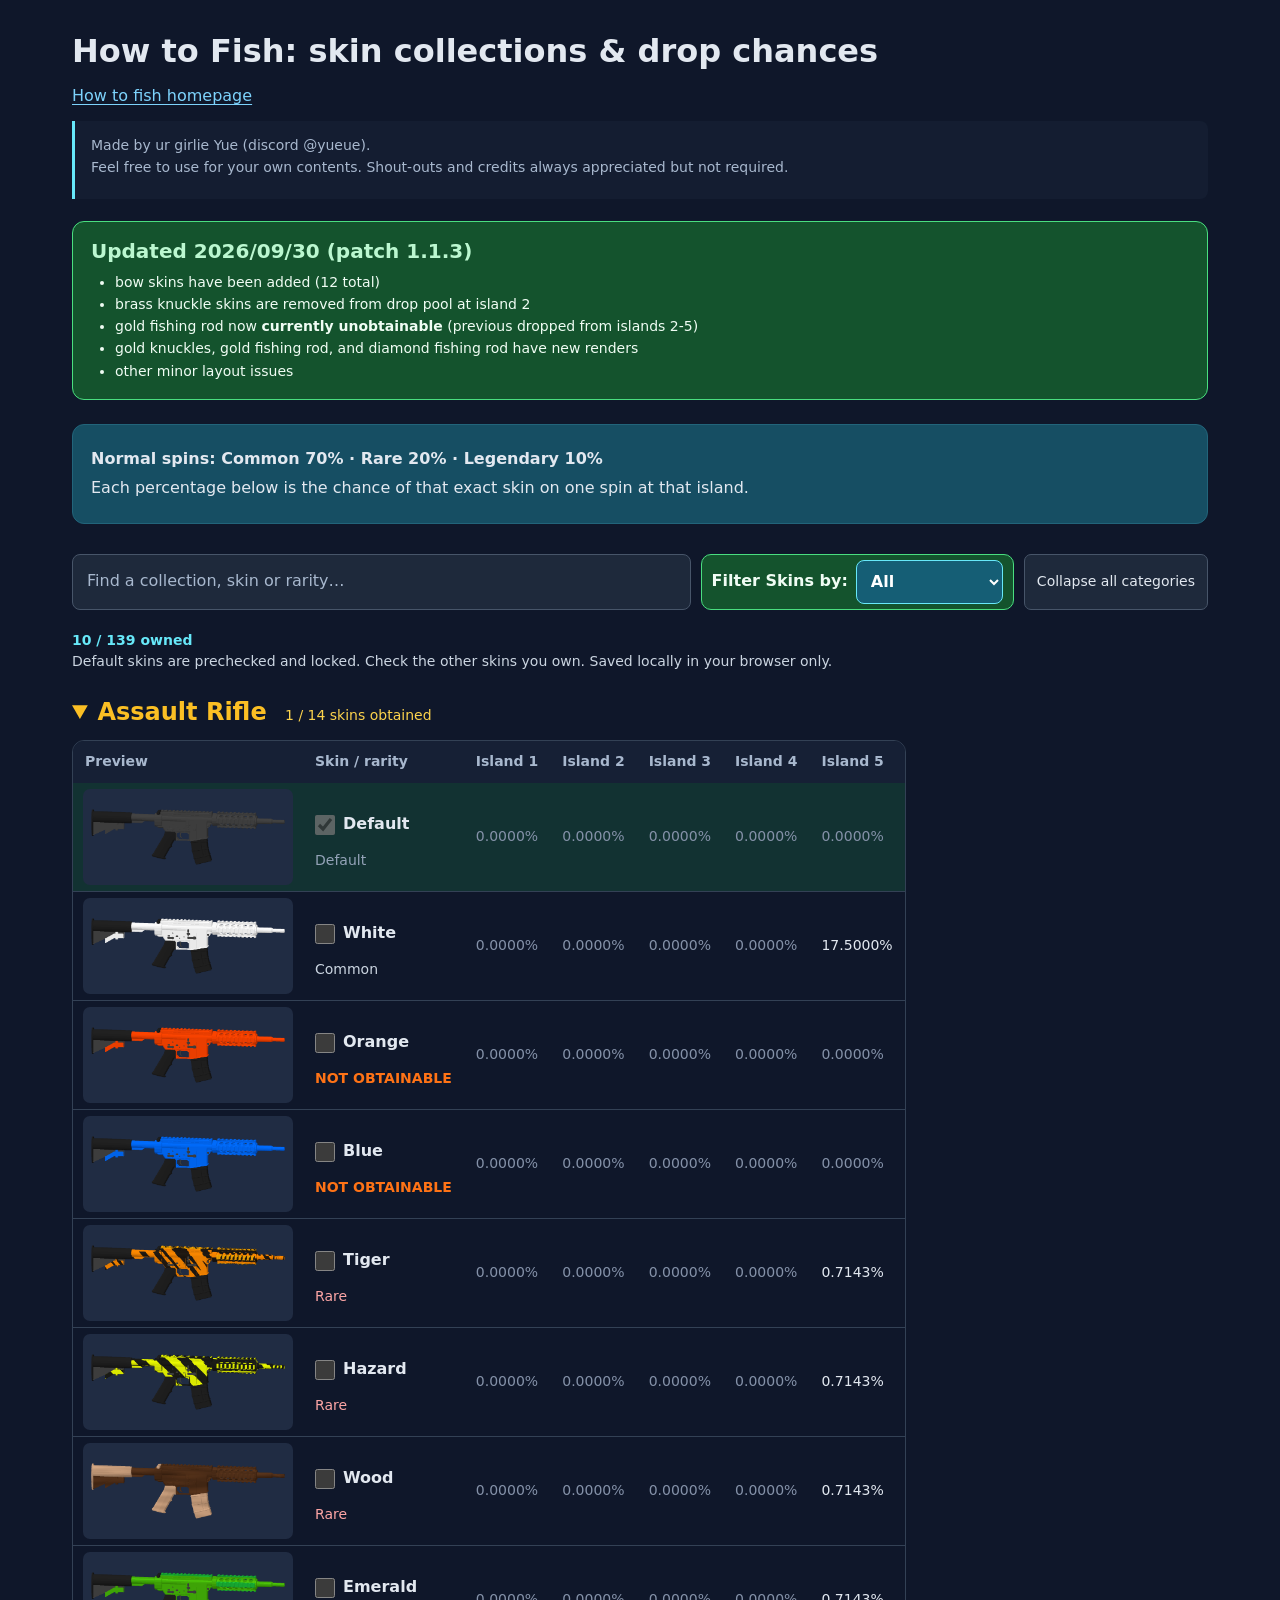
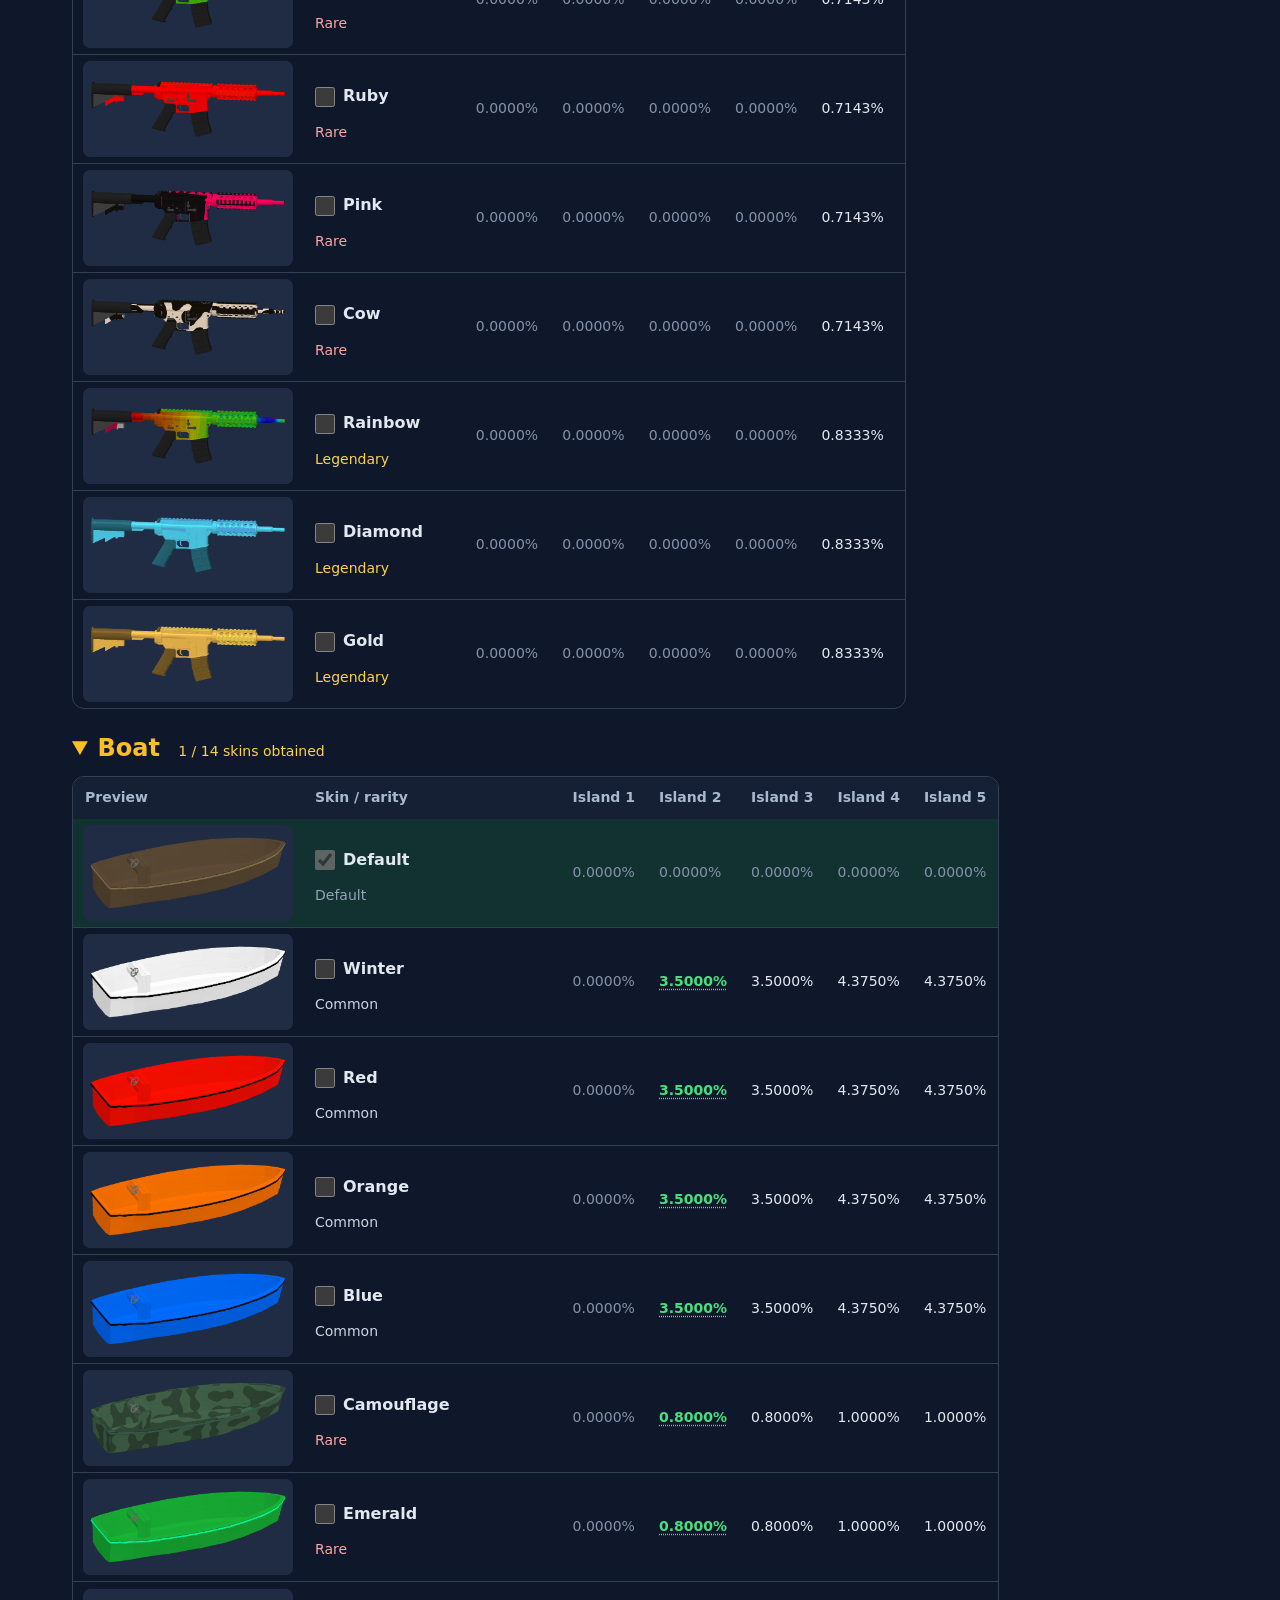
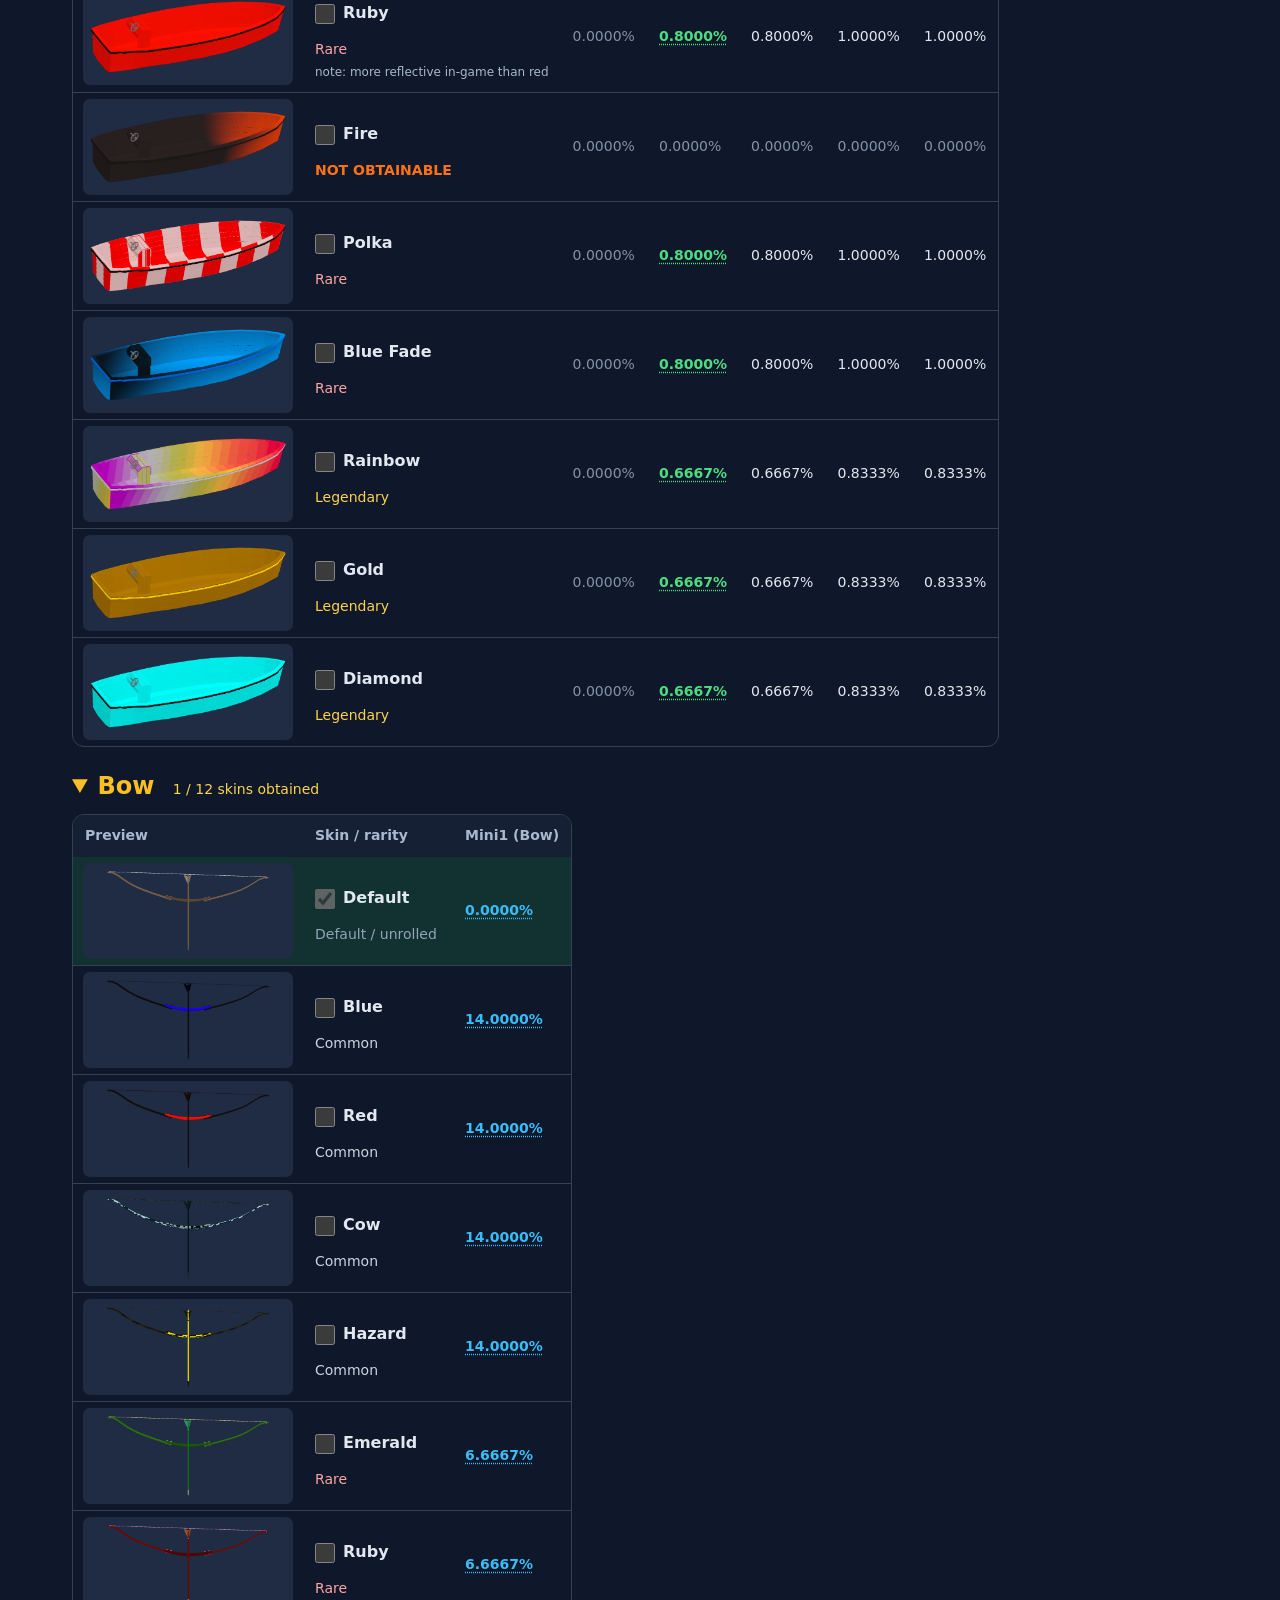
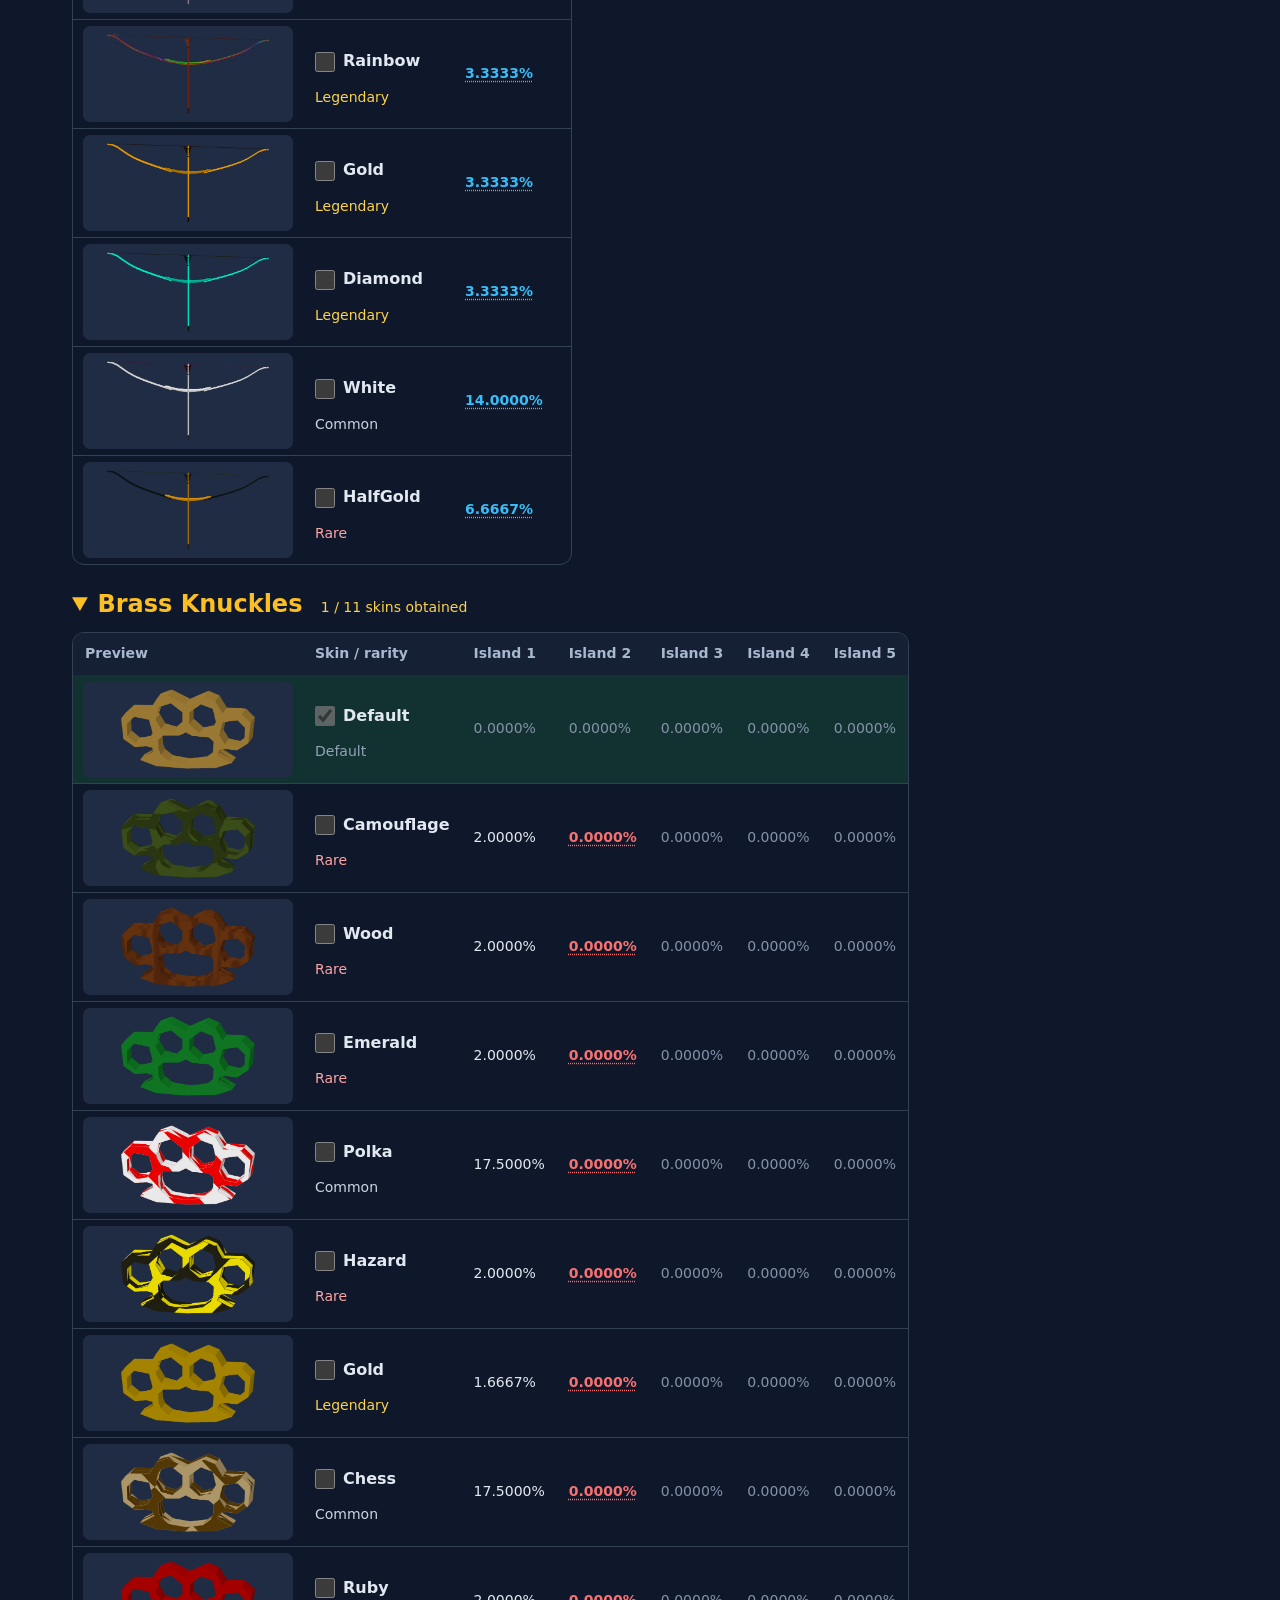
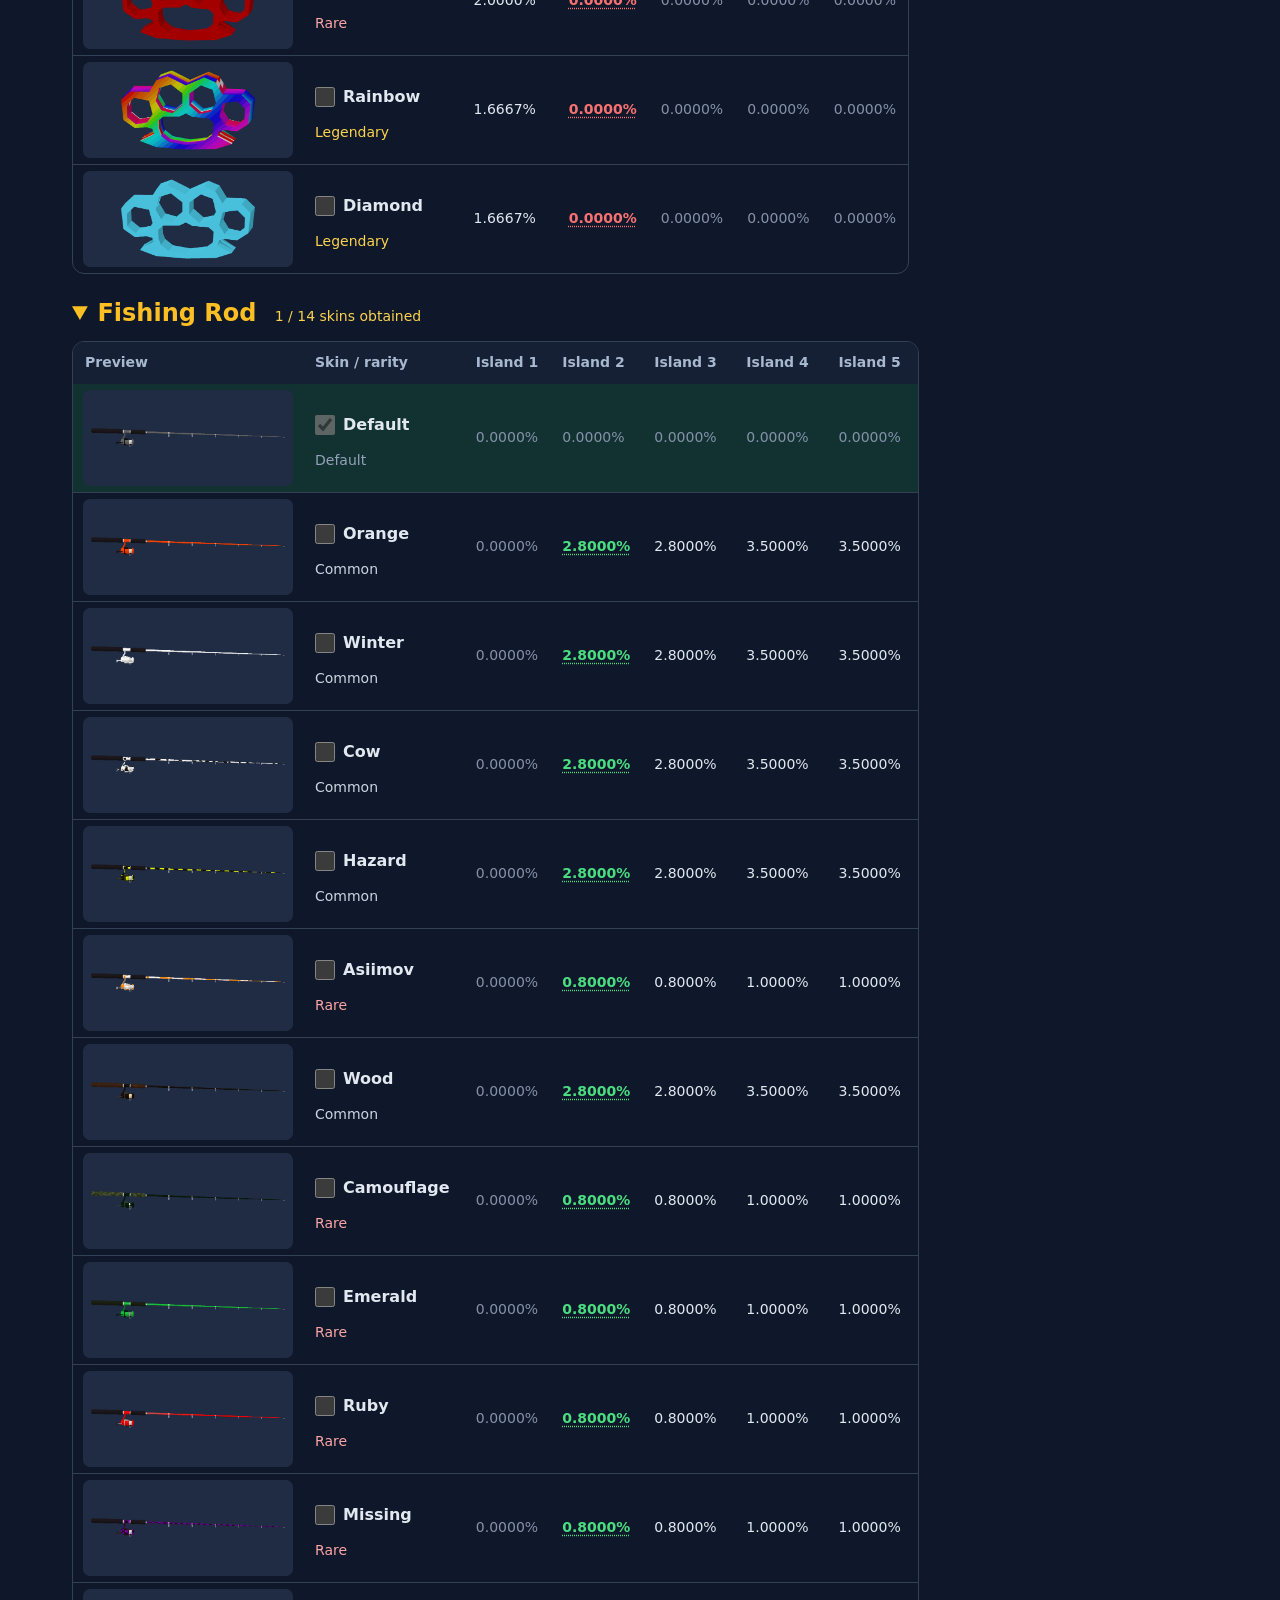
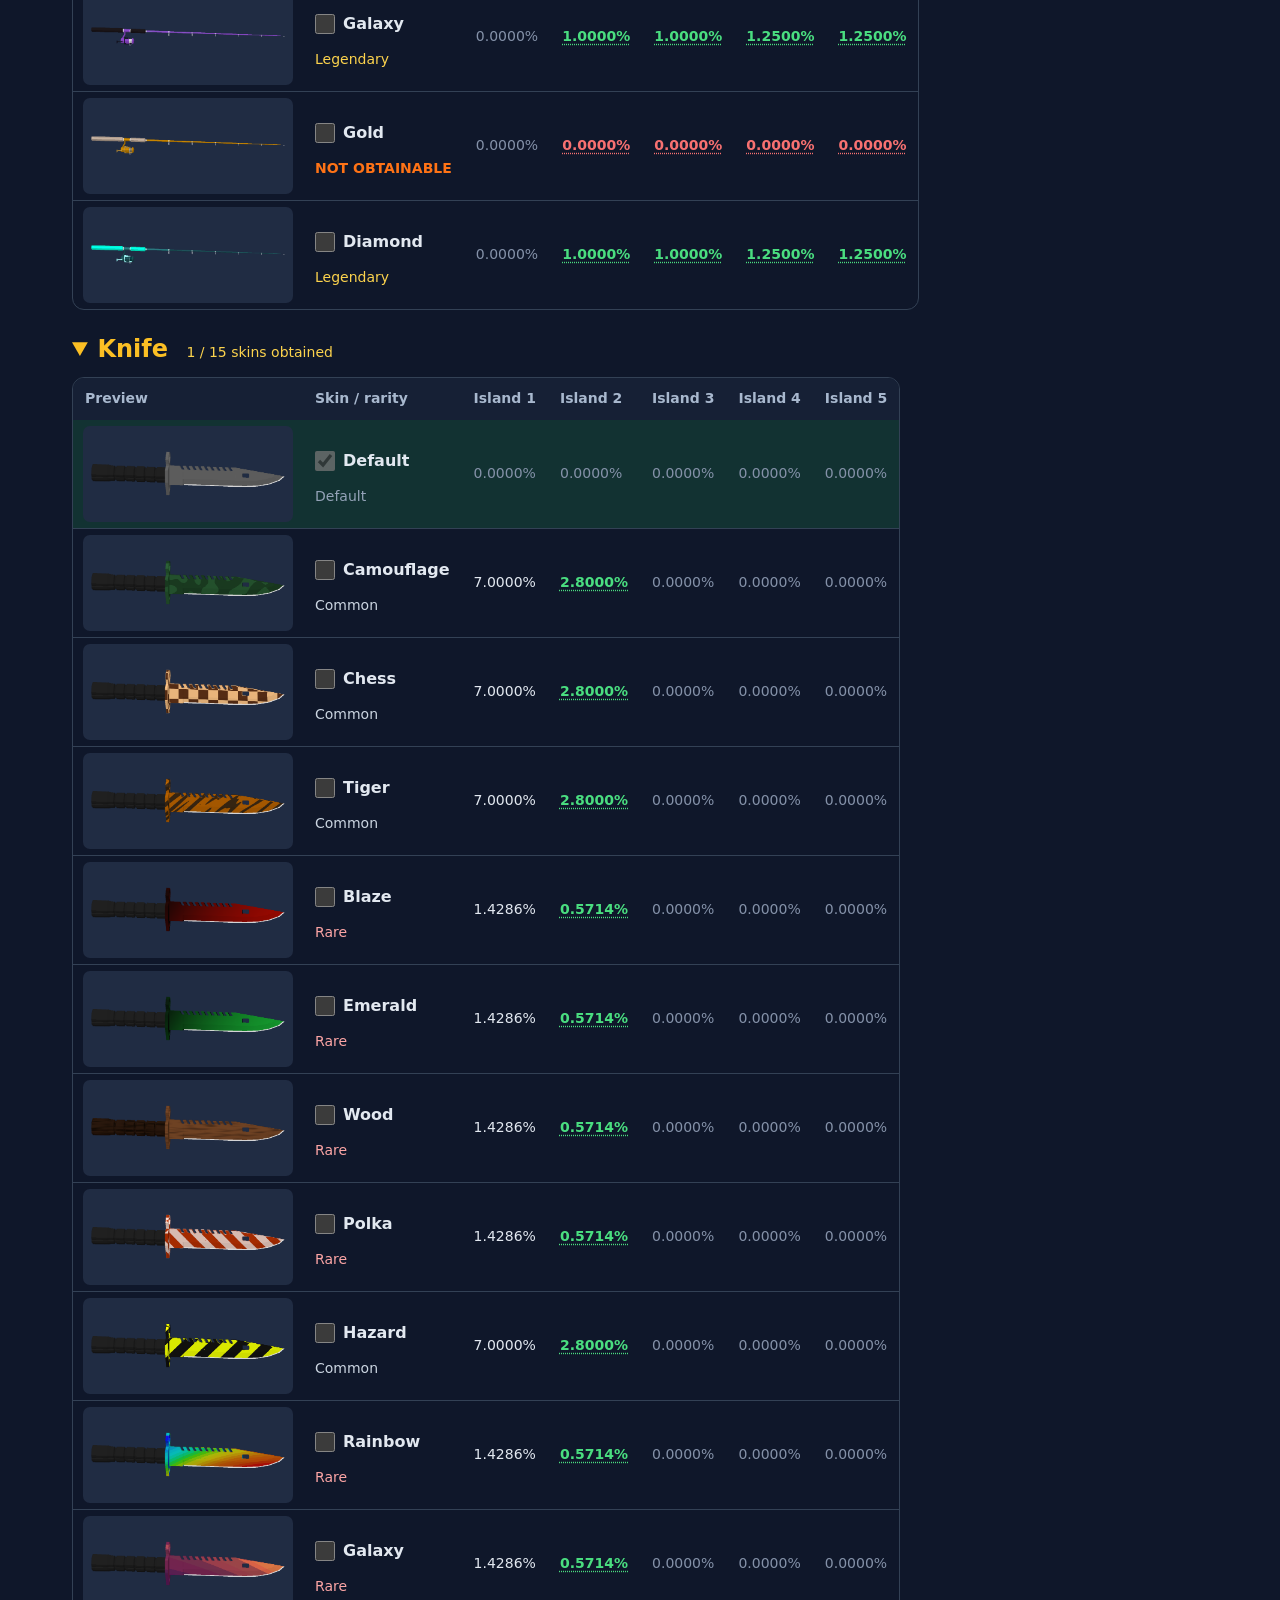
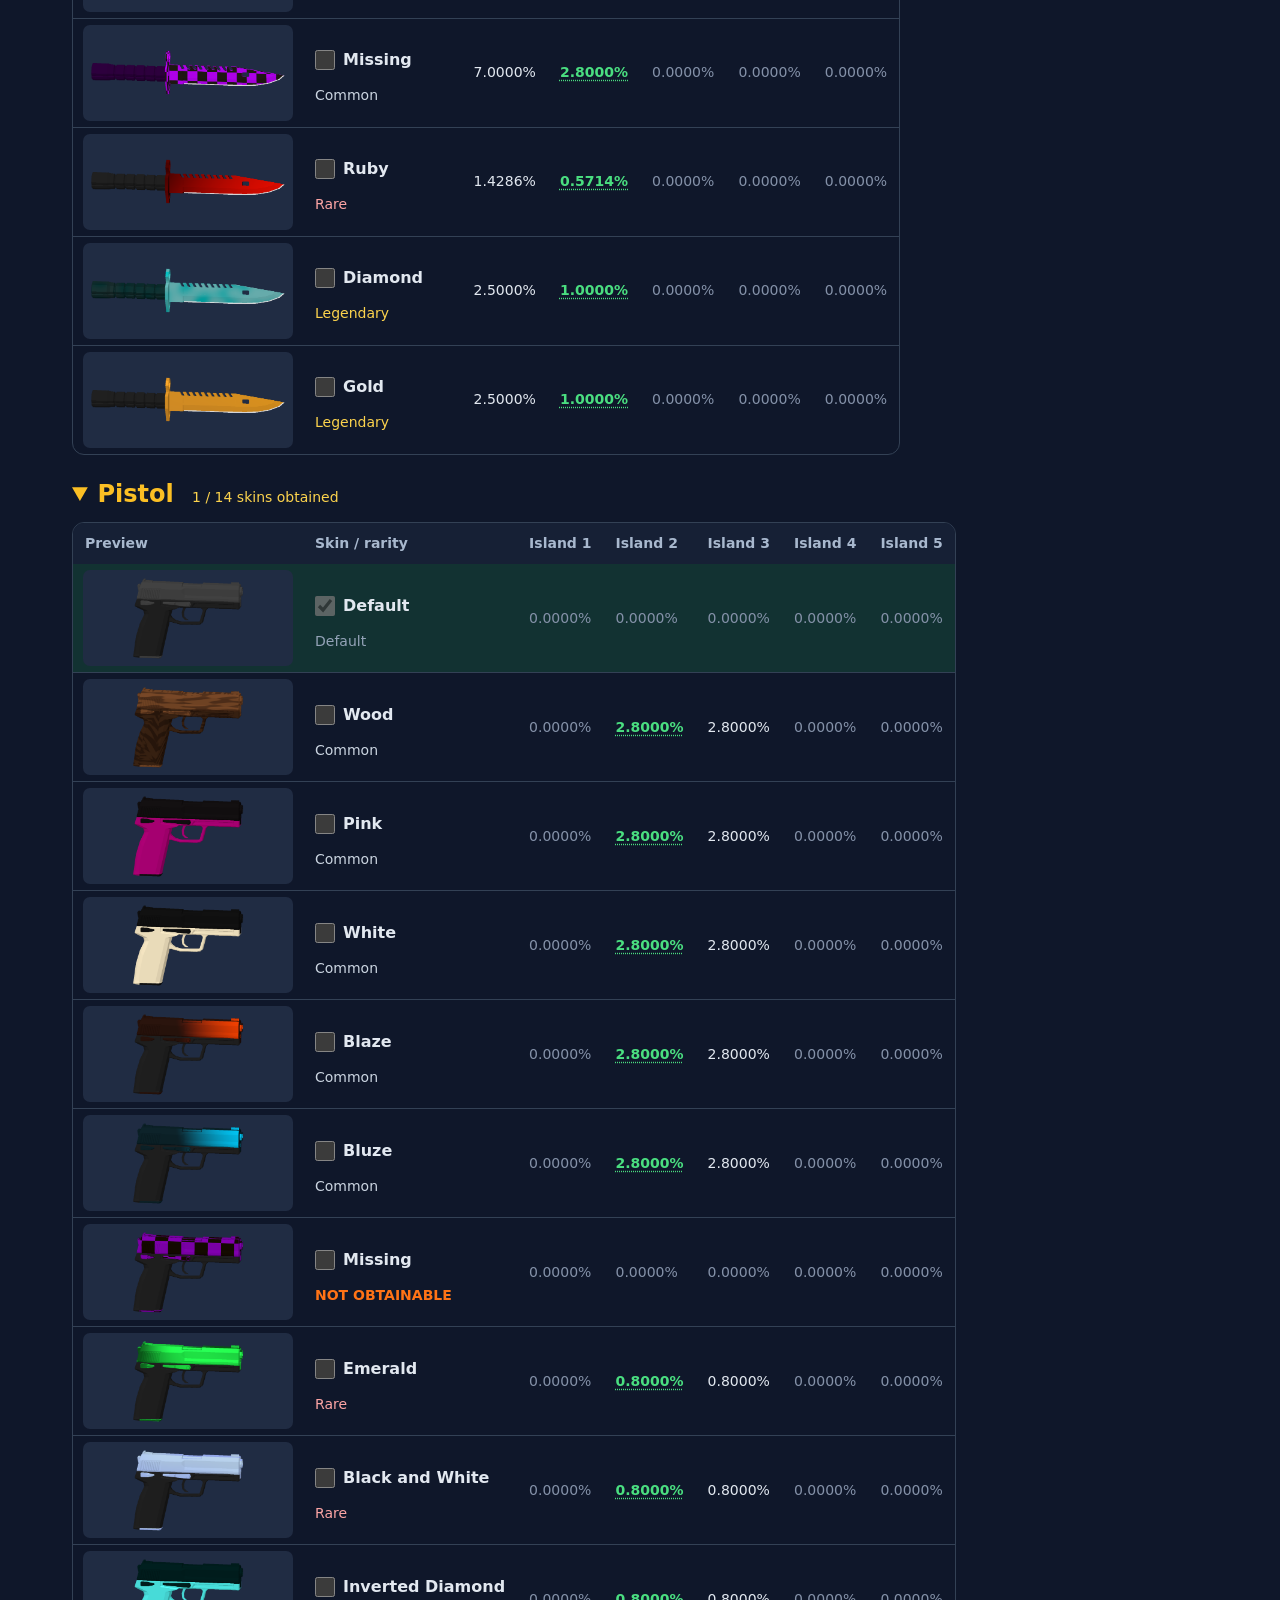
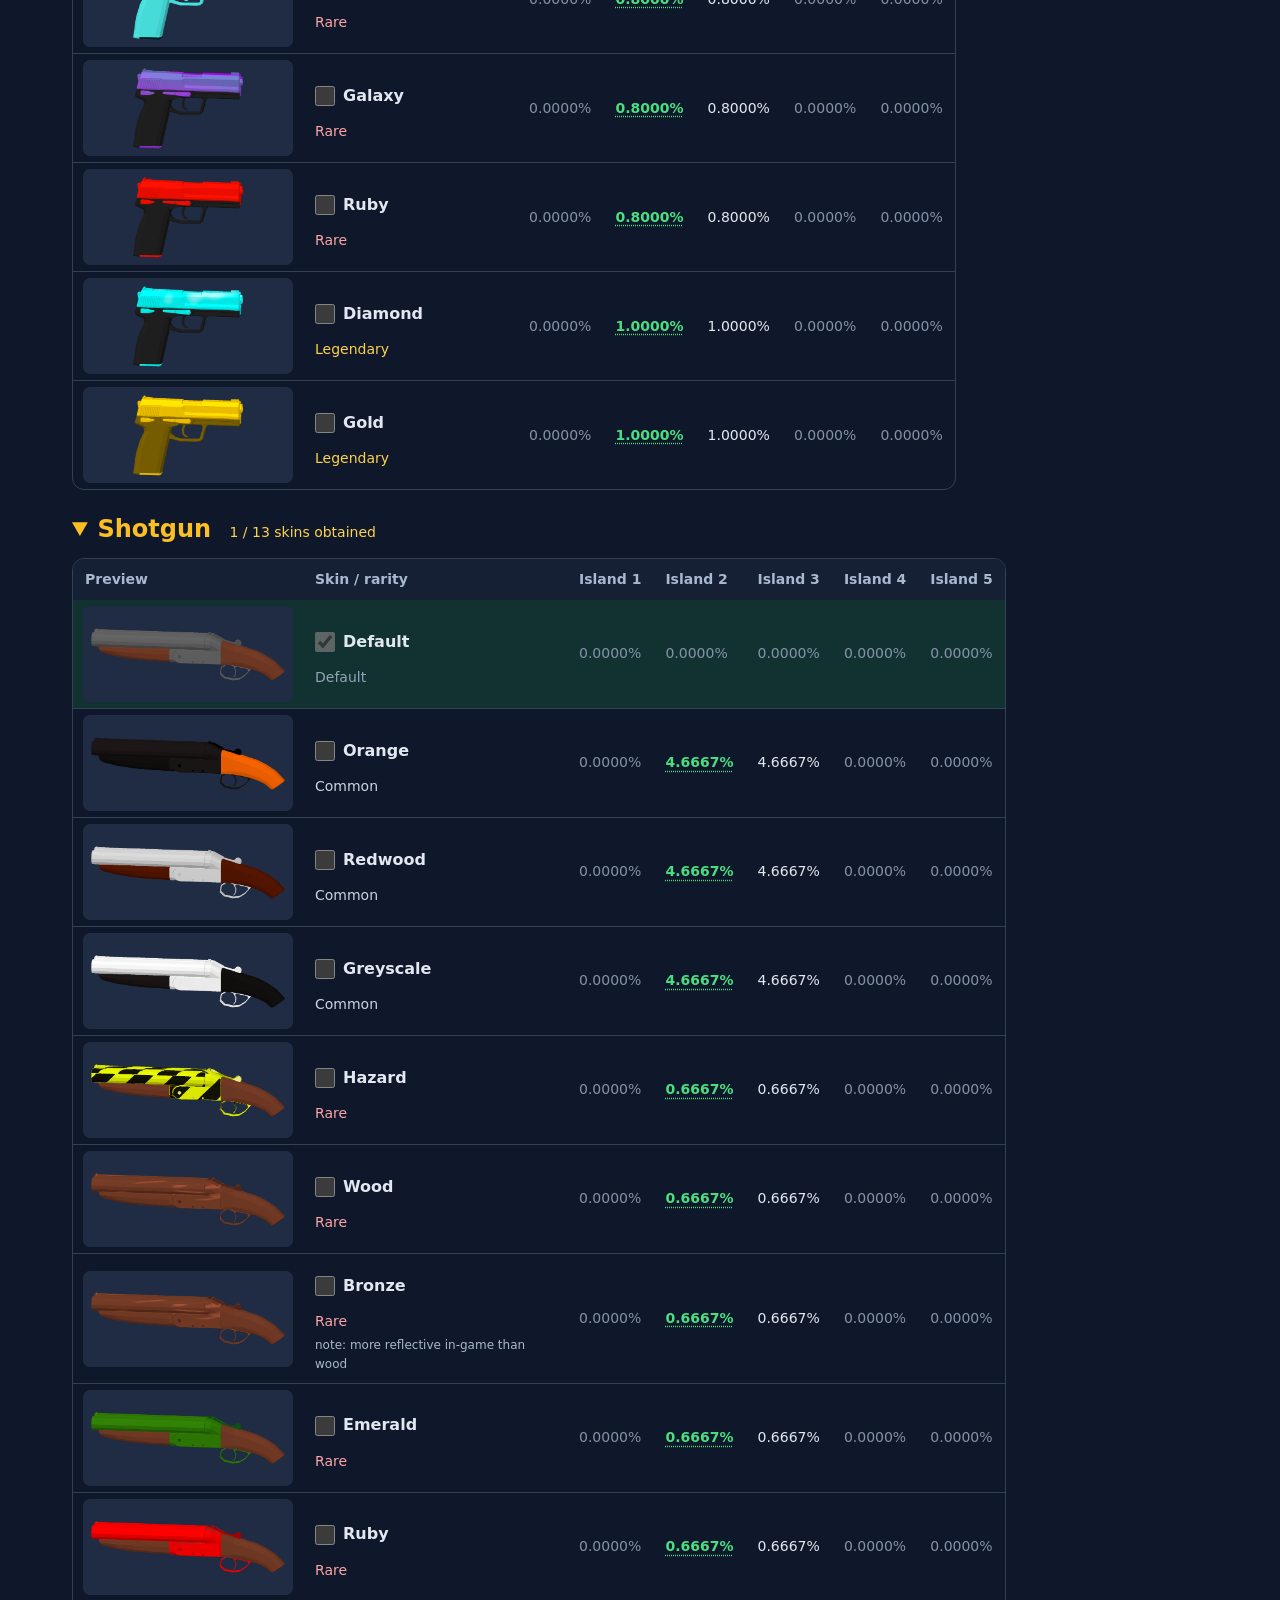
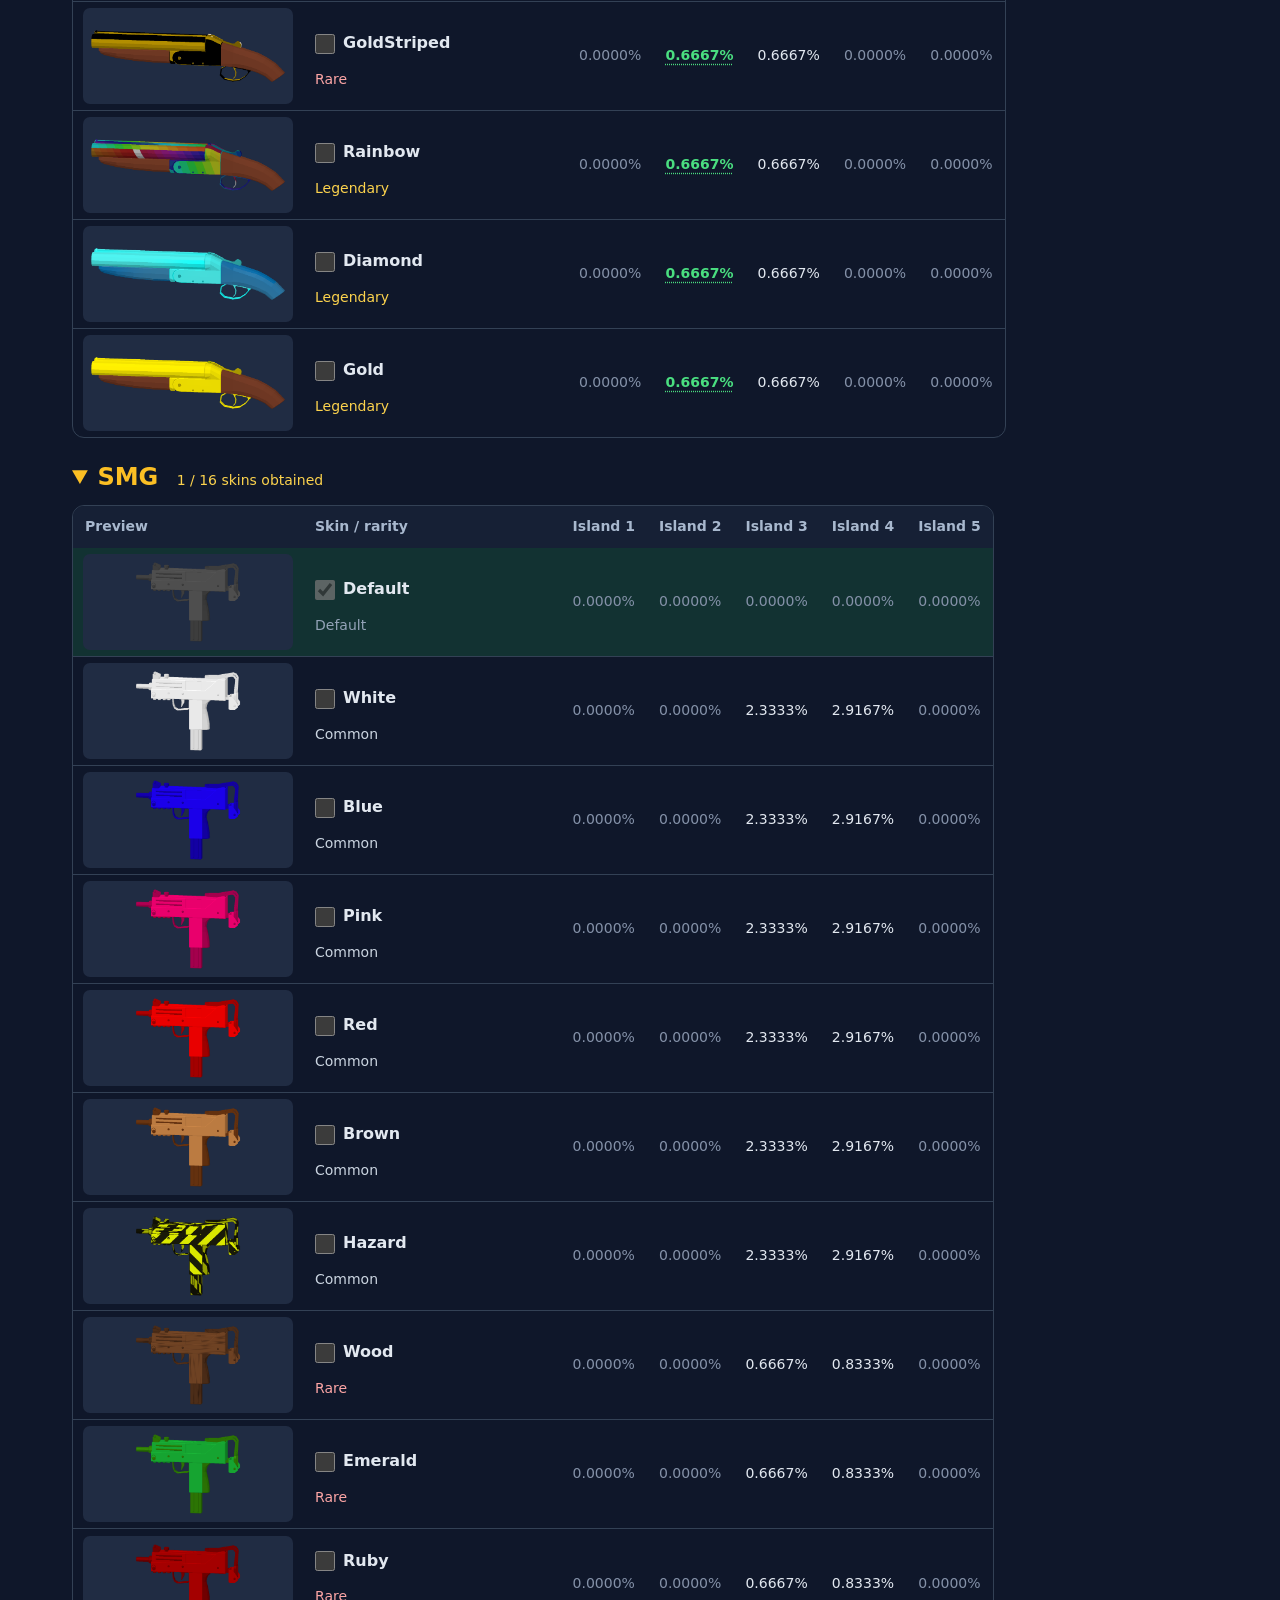
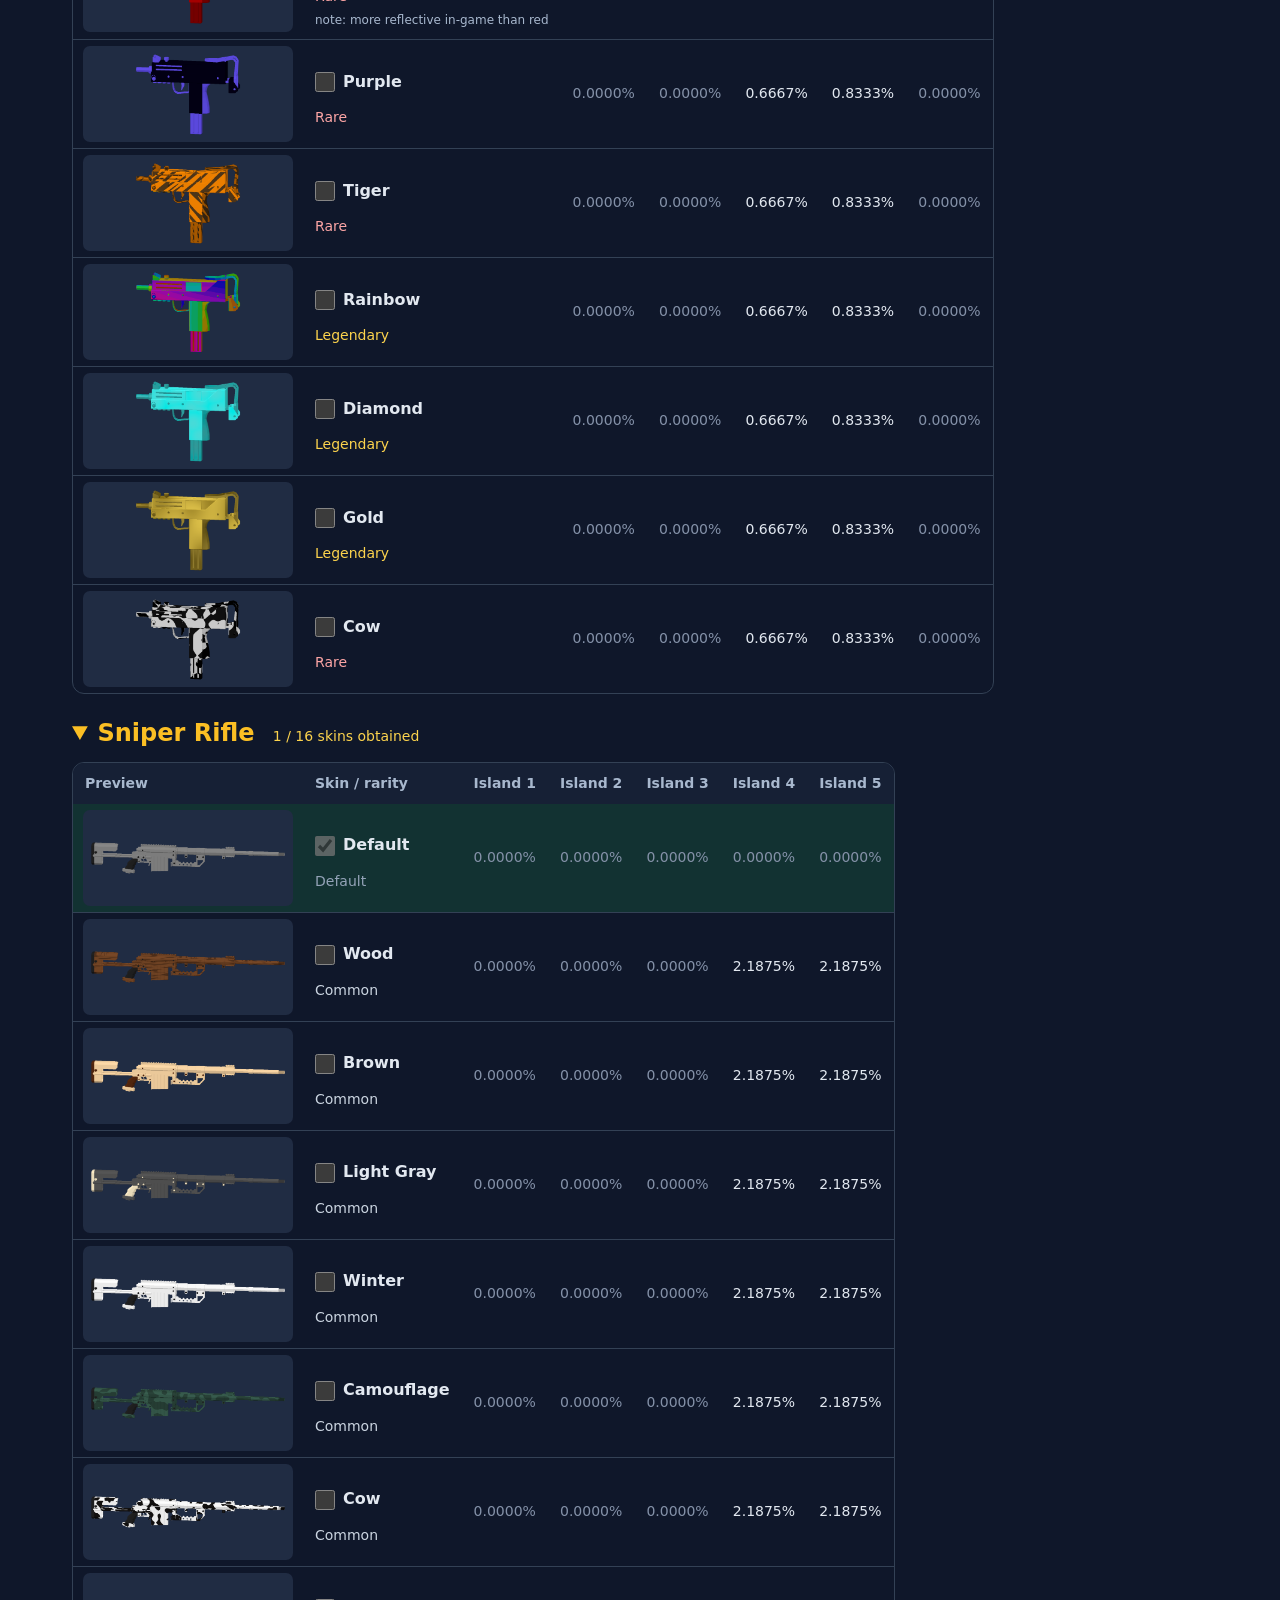
<file: skins.html>
<!DOCTYPE html>

<html lang="en">
<head>
<script async="" src="https://www.googletagmanager.com/gtag/js?id=G-2T80REG7Z2"></script>
<script>
    window.dataLayer = window.dataLayer || [];
    function gtag(){dataLayer.push(arguments);}
    gtag('js', new Date());
    gtag('config', 'G-2T80REG7Z2');
  </script>
<meta charset="utf-8"/>
<meta content="width=device-width, initial-scale=1" name="viewport"/>
<title>How to Fish Skin List, Drop Chances &amp; Checklist</title>
<meta content="Browse 139 How to Fish item skins with game-asset previews, drop chances by island and a locally saved ownership checklist." name="description"/>
<link href="https://yuexr.github.io/howtofish/skins.html" rel="canonical"/>
<link href="styles.css?v=2" rel="stylesheet"/>
<link href="skin-preview.css?v=20260930-7" rel="stylesheet"/>    <meta property="og:type" content="website" />
    <meta property="og:site_name" content="yuexr" />
    <meta property="og:title" content="How to Fish Skin List, Drop Chances &amp; Checklist" />
    <meta property="og:description" content="Browse 139 How to Fish item skins with game-asset previews, drop chances by island and a locally saved ownership checklist." />
    <meta property="og:url" content="https://yuexr.github.io/howtofish/skins.html" />
    <meta property="og:image" content="https://yuexr.github.io/img/yuehowtofish.png" />
    <meta name="twitter:card" content="summary_large_image" />
    <meta name="twitter:title" content="How to Fish Skin List, Drop Chances &amp; Checklist" />
    <meta name="twitter:description" content="Browse 139 How to Fish item skins with game-asset previews, drop chances by island and a locally saved ownership checklist." />
    <meta name="twitter:image" content="https://yuexr.github.io/img/yuehowtofish.png" />
  </head>
<body class="game-page page-skins">
<h1>How to Fish: skin collections &amp; drop chances</h1><p><a href="index.html">How to fish homepage</a></p>
<div class="credits">
<p>Made by ur girlie Yue (discord @yueue).<br/>Feel free to use for your own contents. Shout-outs and credits always appreciated but not required.</p>
<script src="https://storage.ko-fi.com/cdn/widget/Widget_2.js" type="text/javascript"></script>
<script type="text/javascript">kofiwidget2.init('Support me on Ko-fi', '#72a4f2', 'W7W21Q1LX'); kofiwidget2.draw();</script>
</div>
<section class="update-note">
<h2>Updated 2026/09/30 (patch 1.1.3)</h2>
<ul>
<li>bow skins have been added (12 total)</li>
<li>brass knuckle skins are removed from drop pool at island 2</li>
<li>gold fishing rod now <strong>currently unobtainable</strong> (previous dropped from islands 2-5)</li>
<li>gold knuckles, gold fishing rod, and diamond fishing rod have new renders</li>
<li>other minor layout issues</li>
</ul>
</section>
<div class="summary">
<p><strong>Normal spins: Common 70% · Rare 20% · Legendary 10%</strong></p>
<p>Each percentage below is the chance of that exact skin on one spin at that island.</p>


</div>
<div class="toolbar"><div class="search-control"><input aria-label="Find a collection, skin or rarity" autocomplete="off" id="search" placeholder="Find a collection, skin or rarity…" type="search"/><button aria-label="Clear search" class="search-clear" hidden="" id="clear-search" title="Clear search" type="button">×</button></div><label class="skin-filter">Filter Skins by: <select aria-label="Filter skins by" id="ownership-filter"><option value="all">All</option><option value="owned">Obtained</option><option value="unowned">Unobtained</option></select></label><button class="toolbar-toggle" id="toggle-all" type="button">Collapse all categories</button></div><p class="checklist-info"><strong aria-live="polite" id="owned-count" role="status">10 / 139 owned</strong><br/>
<span id="save-note">Default skins are prechecked and locked. Check the other skins you own. Saved locally in your browser only.</span></p>
<noscript>Enable JavaScript to save your checklist.</noscript>
<main>
<details class="collection" open="">
<summary>Assault Rifle <span class="owned-progress">0 / 14 skins obtained</span></summary>
<div class="table-wrap">
<table>
<thead>
<tr>
<th>Preview</th>
<th>Skin / rarity</th>
<th class="num">Island 1</th>
<th class="num">Island 2</th>
<th class="num">Island 3</th>
<th class="num">Island 4</th>
<th class="num">Island 5</th>
</tr>
</thead>
<tbody>
<tr data-search="ar assault rifle assault rifle default default">
<td class="preview"><button aria-label="Enlarge Assault Rifle · Default" class="image-button"><img alt="Assault Rifle · Default" loading="lazy" src="img/skin-001.png"/></button></td>
<th scope="row"><label class="owned-label"><input aria-label="Owned: Assault Rifle · Default" checked="" class="owned-skin" data-skin="assault rifle/default" disabled="" type="checkbox"/><span>Default</span></label><span class="rarity default">Default</span></th>
<td class="num zero">0.0000%</td>
<td class="num zero">0.0000%</td>
<td class="num zero">0.0000%</td>
<td class="num zero">0.0000%</td>
<td class="num zero">0.0000%</td>
</tr>
<tr data-search="ar assault rifle assault rifle white common">
<td class="preview"><button aria-label="Enlarge Assault Rifle · White" class="image-button"><img alt="Assault Rifle · White" loading="lazy" src="img/skin-002.png"/></button></td>
<th scope="row"><label class="owned-label"><input aria-label="Owned: Assault Rifle · White" class="owned-skin" data-skin="assault rifle/white" type="checkbox"/><span>White</span></label><span class="rarity common">Common</span></th>
<td class="num zero">0.0000%</td>
<td class="num zero">0.0000%</td>
<td class="num zero">0.0000%</td>
<td class="num zero">0.0000%</td>
<td class="num">17.5000%</td>
</tr>
<tr data-search="ar assault rifle assault rifle orange not obtainable">
<td class="preview"><button aria-label="Enlarge Assault Rifle · Orange" class="image-button"><img alt="Assault Rifle · Orange" loading="lazy" src="img/skin-003.png"/></button></td>
<th scope="row"><label class="owned-label"><input aria-label="Owned: Assault Rifle · Orange" class="owned-skin" data-skin="assault rifle/orange" type="checkbox"/><span>Orange</span></label><span class="rarity not-obtainable">NOT OBTAINABLE</span></th>
<td class="num zero">0.0000%</td>
<td class="num zero">0.0000%</td>
<td class="num zero">0.0000%</td>
<td class="num zero">0.0000%</td>
<td class="num zero">0.0000%</td>
</tr>
<tr data-search="ar assault rifle assault rifle blue not obtainable">
<td class="preview"><button aria-label="Enlarge Assault Rifle · Blue" class="image-button"><img alt="Assault Rifle · Blue" loading="lazy" src="img/skin-004.png"/></button></td>
<th scope="row"><label class="owned-label"><input aria-label="Owned: Assault Rifle · Blue" class="owned-skin" data-skin="assault rifle/blue" type="checkbox"/><span>Blue</span></label><span class="rarity not-obtainable">NOT OBTAINABLE</span></th>
<td class="num zero">0.0000%</td>
<td class="num zero">0.0000%</td>
<td class="num zero">0.0000%</td>
<td class="num zero">0.0000%</td>
<td class="num zero">0.0000%</td>
</tr>
<tr data-search="ar assault rifle assault rifle tiger rare">
<td class="preview"><button aria-label="Enlarge Assault Rifle · Tiger" class="image-button"><img alt="Assault Rifle · Tiger" loading="lazy" src="img/skin-005.png"/></button></td>
<th scope="row"><label class="owned-label"><input aria-label="Owned: Assault Rifle · Tiger" class="owned-skin" data-skin="assault rifle/tiger" type="checkbox"/><span>Tiger</span></label><span class="rarity rare">Rare</span></th>
<td class="num zero">0.0000%</td>
<td class="num zero">0.0000%</td>
<td class="num zero">0.0000%</td>
<td class="num zero">0.0000%</td>
<td class="num">0.7143%</td>
</tr>
<tr data-search="ar assault rifle assault rifle hazard rare">
<td class="preview"><button aria-label="Enlarge Assault Rifle · Hazard" class="image-button"><img alt="Assault Rifle · Hazard" loading="lazy" src="img/skin-006.png"/></button></td>
<th scope="row"><label class="owned-label"><input aria-label="Owned: Assault Rifle · Hazard" class="owned-skin" data-skin="assault rifle/hazard" type="checkbox"/><span>Hazard</span></label><span class="rarity rare">Rare</span></th>
<td class="num zero">0.0000%</td>
<td class="num zero">0.0000%</td>
<td class="num zero">0.0000%</td>
<td class="num zero">0.0000%</td>
<td class="num">0.7143%</td>
</tr>
<tr data-search="ar assault rifle assault rifle wood rare">
<td class="preview"><button aria-label="Enlarge Assault Rifle · Wood" class="image-button"><img alt="Assault Rifle · Wood" loading="lazy" src="img/skin-007.png"/></button></td>
<th scope="row"><label class="owned-label"><input aria-label="Owned: Assault Rifle · Wood" class="owned-skin" data-skin="assault rifle/wood" type="checkbox"/><span>Wood</span></label><span class="rarity rare">Rare</span></th>
<td class="num zero">0.0000%</td>
<td class="num zero">0.0000%</td>
<td class="num zero">0.0000%</td>
<td class="num zero">0.0000%</td>
<td class="num">0.7143%</td>
</tr>
<tr data-search="ar assault rifle assault rifle emerald rare">
<td class="preview"><button aria-label="Enlarge Assault Rifle · Emerald" class="image-button"><img alt="Assault Rifle · Emerald" loading="lazy" src="img/skin-008.png"/></button></td>
<th scope="row"><label class="owned-label"><input aria-label="Owned: Assault Rifle · Emerald" class="owned-skin" data-skin="assault rifle/emerald" type="checkbox"/><span>Emerald</span></label><span class="rarity rare">Rare</span></th>
<td class="num zero">0.0000%</td>
<td class="num zero">0.0000%</td>
<td class="num zero">0.0000%</td>
<td class="num zero">0.0000%</td>
<td class="num">0.7143%</td>
</tr>
<tr data-search="ar assault rifle assault rifle ruby rare">
<td class="preview"><button aria-label="Enlarge Assault Rifle · Ruby" class="image-button"><img alt="Assault Rifle · Ruby" loading="lazy" src="img/skin-009.png"/></button></td>
<th scope="row"><label class="owned-label"><input aria-label="Owned: Assault Rifle · Ruby" class="owned-skin" data-skin="assault rifle/ruby" type="checkbox"/><span>Ruby</span></label><span class="rarity rare">Rare</span></th>
<td class="num zero">0.0000%</td>
<td class="num zero">0.0000%</td>
<td class="num zero">0.0000%</td>
<td class="num zero">0.0000%</td>
<td class="num">0.7143%</td>
</tr>
<tr data-search="ar assault rifle assault rifle pink rare">
<td class="preview"><button aria-label="Enlarge Assault Rifle · Pink" class="image-button"><img alt="Assault Rifle · Pink" loading="lazy" src="img/skin-010.png"/></button></td>
<th scope="row"><label class="owned-label"><input aria-label="Owned: Assault Rifle · Pink" class="owned-skin" data-skin="assault rifle/pink" type="checkbox"/><span>Pink</span></label><span class="rarity rare">Rare</span></th>
<td class="num zero">0.0000%</td>
<td class="num zero">0.0000%</td>
<td class="num zero">0.0000%</td>
<td class="num zero">0.0000%</td>
<td class="num">0.7143%</td>
</tr>
<tr data-search="ar assault rifle assault rifle cow rare">
<td class="preview"><button aria-label="Enlarge Assault Rifle · Cow" class="image-button"><img alt="Assault Rifle · Cow" loading="lazy" src="img/skin-011.png"/></button></td>
<th scope="row"><label class="owned-label"><input aria-label="Owned: Assault Rifle · Cow" class="owned-skin" data-skin="assault rifle/cow" type="checkbox"/><span>Cow</span></label><span class="rarity rare">Rare</span></th>
<td class="num zero">0.0000%</td>
<td class="num zero">0.0000%</td>
<td class="num zero">0.0000%</td>
<td class="num zero">0.0000%</td>
<td class="num">0.7143%</td>
</tr>
<tr data-search="ar assault rifle assault rifle rainbow legendary">
<td class="preview"><button aria-label="Enlarge Assault Rifle · Rainbow" class="image-button"><img alt="Assault Rifle · Rainbow" loading="lazy" src="img/skin-012.png"/></button></td>
<th scope="row"><label class="owned-label"><input aria-label="Owned: Assault Rifle · Rainbow" class="owned-skin" data-skin="assault rifle/rainbow" type="checkbox"/><span>Rainbow</span></label><span class="rarity legendary">Legendary</span></th>
<td class="num zero">0.0000%</td>
<td class="num zero">0.0000%</td>
<td class="num zero">0.0000%</td>
<td class="num zero">0.0000%</td>
<td class="num">0.8333%</td>
</tr>
<tr data-search="ar assault rifle assault rifle diamond legendary">
<td class="preview"><button aria-label="Enlarge Assault Rifle · Diamond" class="image-button"><img alt="Assault Rifle · Diamond" loading="lazy" src="img/skin-013.png"/></button></td>
<th scope="row"><label class="owned-label"><input aria-label="Owned: Assault Rifle · Diamond" class="owned-skin" data-skin="assault rifle/diamond" type="checkbox"/><span>Diamond</span></label><span class="rarity legendary">Legendary</span></th>
<td class="num zero">0.0000%</td>
<td class="num zero">0.0000%</td>
<td class="num zero">0.0000%</td>
<td class="num zero">0.0000%</td>
<td class="num">0.8333%</td>
</tr>
<tr data-search="ar assault rifle assault rifle gold legendary">
<td class="preview"><button aria-label="Enlarge Assault Rifle · Gold" class="image-button"><img alt="Assault Rifle · Gold" loading="lazy" src="img/skin-014.png"/></button></td>
<th scope="row"><label class="owned-label"><input aria-label="Owned: Assault Rifle · Gold" class="owned-skin" data-skin="assault rifle/gold" type="checkbox"/><span>Gold</span></label><span class="rarity legendary">Legendary</span></th>
<td class="num zero">0.0000%</td>
<td class="num zero">0.0000%</td>
<td class="num zero">0.0000%</td>
<td class="num zero">0.0000%</td>
<td class="num">0.8333%</td>
</tr>
</tbody>
</table>
</div>
</details>
<details class="collection" open="">
<summary>Boat <span class="owned-progress">0 / 14 skins obtained</span></summary>
<div class="table-wrap">
<table>
<thead>
<tr>
<th>Preview</th>
<th>Skin / rarity</th>
<th class="num">Island 1</th>
<th class="num">Island 2</th>
<th class="num">Island 3</th>
<th class="num">Island 4</th>
<th class="num">Island 5</th>
</tr>
</thead>
<tbody>
<tr data-search="boat boat  default default">
<td class="preview"><button aria-label="Enlarge Boat · Default" class="image-button"><img alt="Boat · Default" loading="lazy" src="img/skin-015.png"/></button></td>
<th scope="row"><label class="owned-label"><input aria-label="Owned: Boat · Default" checked="" class="owned-skin" data-skin="boat/default" disabled="" type="checkbox"/><span>Default</span></label><span class="rarity default">Default</span></th>
<td class="num zero">0.0000%</td>
<td class="num zero">0.0000%</td>
<td class="num zero">0.0000%</td>
<td class="num zero">0.0000%</td>
<td class="num zero">0.0000%</td>
</tr>
<tr data-search="boat boat  winter common">
<td class="preview"><button aria-label="Enlarge Boat · Winter" class="image-button"><img alt="Boat · Winter" loading="lazy" src="img/skin-016.png"/></button></td>
<th scope="row"><label class="owned-label"><input aria-label="Owned: Boat · Winter" class="owned-skin" data-skin="boat/winter" type="checkbox"/><span>Winter</span></label><span class="rarity common">Common</span></th>
<td class="num zero">0.0000%</td>
<td class="num"><span class="chance-change chance-increased" title="Previously: 2.9167%">3.5000%</span></td>
<td class="num">3.5000%</td>
<td class="num">4.3750%</td>
<td class="num">4.3750%</td>
</tr>
<tr data-search="boat boat  red common">
<td class="preview"><button aria-label="Enlarge Boat · Red" class="image-button"><img alt="Boat · Red" loading="lazy" src="img/skin-017.png"/></button></td>
<th scope="row"><label class="owned-label"><input aria-label="Owned: Boat · Red" class="owned-skin" data-skin="boat/red" type="checkbox"/><span>Red</span></label><span class="rarity common">Common</span></th>
<td class="num zero">0.0000%</td>
<td class="num"><span class="chance-change chance-increased" title="Previously: 2.9167%">3.5000%</span></td>
<td class="num">3.5000%</td>
<td class="num">4.3750%</td>
<td class="num">4.3750%</td>
</tr>
<tr data-search="boat boat  orange common">
<td class="preview"><button aria-label="Enlarge Boat · Orange" class="image-button"><img alt="Boat · Orange" loading="lazy" src="img/skin-018.png"/></button></td>
<th scope="row"><label class="owned-label"><input aria-label="Owned: Boat · Orange" class="owned-skin" data-skin="boat/orange" type="checkbox"/><span>Orange</span></label><span class="rarity common">Common</span></th>
<td class="num zero">0.0000%</td>
<td class="num"><span class="chance-change chance-increased" title="Previously: 2.9167%">3.5000%</span></td>
<td class="num">3.5000%</td>
<td class="num">4.3750%</td>
<td class="num">4.3750%</td>
</tr>
<tr data-search="boat boat  blue common">
<td class="preview"><button aria-label="Enlarge Boat · Blue" class="image-button"><img alt="Boat · Blue" loading="lazy" src="img/skin-019.png"/></button></td>
<th scope="row"><label class="owned-label"><input aria-label="Owned: Boat · Blue" class="owned-skin" data-skin="boat/blue" type="checkbox"/><span>Blue</span></label><span class="rarity common">Common</span></th>
<td class="num zero">0.0000%</td>
<td class="num"><span class="chance-change chance-increased" title="Previously: 2.9167%">3.5000%</span></td>
<td class="num">3.5000%</td>
<td class="num">4.3750%</td>
<td class="num">4.3750%</td>
</tr>
<tr data-search="boat boat  camouflage rare">
<td class="preview"><button aria-label="Enlarge Boat · Camouflage" class="image-button"><img alt="Boat · Camouflage" loading="lazy" src="img/skin-020.png"/></button></td>
<th scope="row"><label class="owned-label"><input aria-label="Owned: Boat · Camouflage" class="owned-skin" data-skin="boat/camouflage" type="checkbox"/><span>Camouflage</span></label><span class="rarity rare">Rare</span></th>
<td class="num zero">0.0000%</td>
<td class="num"><span class="chance-change chance-increased" title="Previously: 0.6667%">0.8000%</span></td>
<td class="num">0.8000%</td>
<td class="num">1.0000%</td>
<td class="num">1.0000%</td>
</tr>
<tr data-search="boat boat  emerald rare">
<td class="preview"><button aria-label="Enlarge Boat · Emerald" class="image-button"><img alt="Boat · Emerald" loading="lazy" src="img/skin-021.png"/></button></td>
<th scope="row"><label class="owned-label"><input aria-label="Owned: Boat · Emerald" class="owned-skin" data-skin="boat/emerald" type="checkbox"/><span>Emerald</span></label><span class="rarity rare">Rare</span></th>
<td class="num zero">0.0000%</td>
<td class="num"><span class="chance-change chance-increased" title="Previously: 0.6667%">0.8000%</span></td>
<td class="num">0.8000%</td>
<td class="num">1.0000%</td>
<td class="num">1.0000%</td>
</tr>
<tr data-search="boat boat  ruby rare">
<td class="preview"><button aria-label="Enlarge Boat · Ruby" class="image-button"><img alt="Boat · Ruby" loading="lazy" src="img/skin-022.png"/></button></td>
<th scope="row"><label class="owned-label"><input aria-label="Owned: Boat · Ruby" class="owned-skin" data-skin="boat/ruby" type="checkbox"/><span>Ruby</span></label><span class="rarity rare">Rare</span><small class="skin-note">note: more reflective in-game than red</small></th>
<td class="num zero">0.0000%</td>
<td class="num"><span class="chance-change chance-increased" title="Previously: 0.6667%">0.8000%</span></td>
<td class="num">0.8000%</td>
<td class="num">1.0000%</td>
<td class="num">1.0000%</td>
</tr>
<tr data-search="boat boat  fire not obtainable">
<td class="preview"><button aria-label="Enlarge Boat · Fire" class="image-button"><img alt="Boat · Fire" loading="lazy" src="img/skin-023.png"/></button></td>
<th scope="row"><label class="owned-label"><input aria-label="Owned: Boat · Fire" class="owned-skin" data-skin="boat/fire" type="checkbox"/><span>Fire</span></label><span class="rarity not-obtainable">NOT OBTAINABLE</span></th>
<td class="num zero">0.0000%</td>
<td class="num zero">0.0000%</td>
<td class="num zero">0.0000%</td>
<td class="num zero">0.0000%</td>
<td class="num zero">0.0000%</td>
</tr>
<tr data-search="boat boat  polka rare">
<td class="preview"><button aria-label="Enlarge Boat · Polka" class="image-button"><img alt="Boat · Polka" loading="lazy" src="img/skin-024.png"/></button></td>
<th scope="row"><label class="owned-label"><input aria-label="Owned: Boat · Polka" class="owned-skin" data-skin="boat/polka" type="checkbox"/><span>Polka</span></label><span class="rarity rare">Rare</span></th>
<td class="num zero">0.0000%</td>
<td class="num"><span class="chance-change chance-increased" title="Previously: 0.6667%">0.8000%</span></td>
<td class="num">0.8000%</td>
<td class="num">1.0000%</td>
<td class="num">1.0000%</td>
</tr>
<tr data-search="boat boat  blue fade rare">
<td class="preview"><button aria-label="Enlarge Boat · Blue Fade" class="image-button"><img alt="Boat · Blue Fade" loading="lazy" src="img/skin-025.png"/></button></td>
<th scope="row"><label class="owned-label"><input aria-label="Owned: Boat · Blue Fade" class="owned-skin" data-skin="boat/blue fade" type="checkbox"/><span>Blue Fade</span></label><span class="rarity rare">Rare</span></th>
<td class="num zero">0.0000%</td>
<td class="num"><span class="chance-change chance-increased" title="Previously: 0.6667%">0.8000%</span></td>
<td class="num">0.8000%</td>
<td class="num">1.0000%</td>
<td class="num">1.0000%</td>
</tr>
<tr data-search="boat boat  rainbow legendary">
<td class="preview"><button aria-label="Enlarge Boat · Rainbow" class="image-button"><img alt="Boat · Rainbow" loading="lazy" src="img/skin-026.png"/></button></td>
<th scope="row"><label class="owned-label"><input aria-label="Owned: Boat · Rainbow" class="owned-skin" data-skin="boat/rainbow" type="checkbox"/><span>Rainbow</span></label><span class="rarity legendary">Legendary</span></th>
<td class="num zero">0.0000%</td>
<td class="num"><span class="chance-change chance-increased" title="Previously: 0.5556%">0.6667%</span></td>
<td class="num">0.6667%</td>
<td class="num">0.8333%</td>
<td class="num">0.8333%</td>
</tr>
<tr data-search="boat boat  gold legendary">
<td class="preview"><button aria-label="Enlarge Boat · Gold" class="image-button"><img alt="Boat · Gold" loading="lazy" src="img/skin-027.png"/></button></td>
<th scope="row"><label class="owned-label"><input aria-label="Owned: Boat · Gold" class="owned-skin" data-skin="boat/gold" type="checkbox"/><span>Gold</span></label><span class="rarity legendary">Legendary</span></th>
<td class="num zero">0.0000%</td>
<td class="num"><span class="chance-change chance-increased" title="Previously: 0.5556%">0.6667%</span></td>
<td class="num">0.6667%</td>
<td class="num">0.8333%</td>
<td class="num">0.8333%</td>
</tr>
<tr data-search="boat boat  diamond legendary">
<td class="preview"><button aria-label="Enlarge Boat · Diamond" class="image-button"><img alt="Boat · Diamond" loading="lazy" src="img/skin-028.png"/></button></td>
<th scope="row"><label class="owned-label"><input aria-label="Owned: Boat · Diamond" class="owned-skin" data-skin="boat/diamond" type="checkbox"/><span>Diamond</span></label><span class="rarity legendary">Legendary</span></th>
<td class="num zero">0.0000%</td>
<td class="num"><span class="chance-change chance-increased" title="Previously: 0.5556%">0.6667%</span></td>
<td class="num">0.6667%</td>
<td class="num">0.8333%</td>
<td class="num">0.8333%</td>
</tr>
</tbody>
</table>
</div>
</details><details class="collection" open="">
<summary>Bow <span class="owned-progress">0 / 12 skins obtained</span></summary>
<div class="table-wrap">
<table>
<thead>
<tr>
<th>Preview</th>
<th>Skin / rarity</th>





<th class="num">Mini1 (Bow)</th>
</tr>
</thead>
<tbody>
<tr data-search="bow default default / unrolled">

                            <td class="preview"><button class="image-button" aria-label="Enlarge Bow · Default"><img loading="lazy" src="img/bow-00-default.png" alt="Bow · Default"></button></td>

                            <th scope="row"><label class="owned-label"><input class="owned-skin" checked disabled type="checkbox" data-skin="bow/default" aria-label="Owned: Bow · Default"><span>Default</span></label><span class="rarity default">Default / unrolled</span></th>

                            <td class="num zero"><span class="chance-change chance-new" title="Previously: did not exist">0.0000%</span></td></tr>
<tr data-search="bow blue common">

                            <td class="preview"><button class="image-button" aria-label="Enlarge Bow · Blue"><img loading="lazy" src="img/bow-01-blue.png" alt="Bow · Blue"></button></td>

                            <th scope="row"><label class="owned-label"><input class="owned-skin" type="checkbox" data-skin="bow/blue" aria-label="Owned: Bow · Blue"><span>Blue</span></label><span class="rarity common">Common</span></th>

                            <td class="num"><span class="chance-change chance-new" title="Previously: did not exist">14.0000%</span></td></tr>
<tr data-search="bow red common">

                            <td class="preview"><button class="image-button" aria-label="Enlarge Bow · Red"><img loading="lazy" src="img/bow-02-red.png" alt="Bow · Red"></button></td>

                            <th scope="row"><label class="owned-label"><input class="owned-skin" type="checkbox" data-skin="bow/red" aria-label="Owned: Bow · Red"><span>Red</span></label><span class="rarity common">Common</span></th>

                            <td class="num"><span class="chance-change chance-new" title="Previously: did not exist">14.0000%</span></td></tr>
<tr data-search="bow cow common">

                            <td class="preview"><button class="image-button" aria-label="Enlarge Bow · Cow"><img loading="lazy" src="img/bow-03-cow.png" alt="Bow · Cow"></button></td>

                            <th scope="row"><label class="owned-label"><input class="owned-skin" type="checkbox" data-skin="bow/cow" aria-label="Owned: Bow · Cow"><span>Cow</span></label><span class="rarity common">Common</span></th>

                            <td class="num"><span class="chance-change chance-new" title="Previously: did not exist">14.0000%</span></td></tr>
<tr data-search="bow hazard common">

                            <td class="preview"><button class="image-button" aria-label="Enlarge Bow · Hazard"><img loading="lazy" src="img/bow-04-hazard.png" alt="Bow · Hazard"></button></td>

                            <th scope="row"><label class="owned-label"><input class="owned-skin" type="checkbox" data-skin="bow/hazard" aria-label="Owned: Bow · Hazard"><span>Hazard</span></label><span class="rarity common">Common</span></th>

                            <td class="num"><span class="chance-change chance-new" title="Previously: did not exist">14.0000%</span></td></tr>
<tr data-search="bow emerald rare">

                            <td class="preview"><button class="image-button" aria-label="Enlarge Bow · Emerald"><img loading="lazy" src="img/bow-05-emerald.png" alt="Bow · Emerald"></button></td>

                            <th scope="row"><label class="owned-label"><input class="owned-skin" type="checkbox" data-skin="bow/emerald" aria-label="Owned: Bow · Emerald"><span>Emerald</span></label><span class="rarity rare">Rare</span></th>

                            <td class="num"><span class="chance-change chance-new" title="Previously: did not exist">6.6667%</span></td></tr>
<tr data-search="bow ruby rare">

                            <td class="preview"><button class="image-button" aria-label="Enlarge Bow · Ruby"><img loading="lazy" src="img/bow-06-ruby.png" alt="Bow · Ruby"></button></td>

                            <th scope="row"><label class="owned-label"><input class="owned-skin" type="checkbox" data-skin="bow/ruby" aria-label="Owned: Bow · Ruby"><span>Ruby</span></label><span class="rarity rare">Rare</span></th>

                            <td class="num"><span class="chance-change chance-new" title="Previously: did not exist">6.6667%</span></td></tr>
<tr data-search="bow rainbow legendary">

                            <td class="preview"><button class="image-button" aria-label="Enlarge Bow · Rainbow"><img loading="lazy" src="img/bow-07-rainbow.png" alt="Bow · Rainbow"></button></td>

                            <th scope="row"><label class="owned-label"><input class="owned-skin" type="checkbox" data-skin="bow/rainbow" aria-label="Owned: Bow · Rainbow"><span>Rainbow</span></label><span class="rarity legendary">Legendary</span></th>

                            <td class="num"><span class="chance-change chance-new" title="Previously: did not exist">3.3333%</span></td></tr>
<tr data-search="bow gold legendary">

                            <td class="preview"><button class="image-button" aria-label="Enlarge Bow · Gold"><img loading="lazy" src="img/bow-08-gold.png" alt="Bow · Gold"></button></td>

                            <th scope="row"><label class="owned-label"><input class="owned-skin" type="checkbox" data-skin="bow/gold" aria-label="Owned: Bow · Gold"><span>Gold</span></label><span class="rarity legendary">Legendary</span></th>

                            <td class="num"><span class="chance-change chance-new" title="Previously: did not exist">3.3333%</span></td></tr>
<tr data-search="bow diamond legendary">

                            <td class="preview"><button class="image-button" aria-label="Enlarge Bow · Diamond"><img loading="lazy" src="img/bow-09-diamond.png" alt="Bow · Diamond"></button></td>

                            <th scope="row"><label class="owned-label"><input class="owned-skin" type="checkbox" data-skin="bow/diamond" aria-label="Owned: Bow · Diamond"><span>Diamond</span></label><span class="rarity legendary">Legendary</span></th>

                            <td class="num"><span class="chance-change chance-new" title="Previously: did not exist">3.3333%</span></td></tr>
<tr data-search="bow white common">

                            <td class="preview"><button class="image-button" aria-label="Enlarge Bow · White"><img loading="lazy" src="img/bow-10-white.png" alt="Bow · White"></button></td>

                            <th scope="row"><label class="owned-label"><input class="owned-skin" type="checkbox" data-skin="bow/white" aria-label="Owned: Bow · White"><span>White</span></label><span class="rarity common">Common</span></th>

                            <td class="num"><span class="chance-change chance-new" title="Previously: did not exist">14.0000%</span></td></tr>
<tr data-search="bow halfgold rare">

                            <td class="preview"><button class="image-button" aria-label="Enlarge Bow · HalfGold"><img loading="lazy" src="img/bow-11-halfgold.png" alt="Bow · HalfGold"></button></td>

                            <th scope="row"><label class="owned-label"><input class="owned-skin" type="checkbox" data-skin="bow/halfgold" aria-label="Owned: Bow · HalfGold"><span>HalfGold</span></label><span class="rarity rare">Rare</span></th>

                            <td class="num"><span class="chance-change chance-new" title="Previously: did not exist">6.6667%</span></td></tr></tbody>
</table>
</div>
</details>
<details class="collection" open="">
<summary>Brass Knuckles <span class="owned-progress">0 / 11 skins obtained</span></summary>
<div class="table-wrap">
<table>
<thead>
<tr>
<th>Preview</th>
<th>Skin / rarity</th>
<th class="num">Island 1</th>
<th class="num">Island 2</th>
<th class="num">Island 3</th>
<th class="num">Island 4</th>
<th class="num">Island 5</th>
</tr>
</thead>
<tbody>
<tr data-search="knuckles brass knuckles  default default">
<td class="preview"><button aria-label="Enlarge Brass Knuckles · Default" class="image-button"><img alt="Brass Knuckles · Default" loading="lazy" src="img/skin-029.png"/></button></td>
<th scope="row"><label class="owned-label"><input aria-label="Owned: Brass Knuckles · Default" checked="" class="owned-skin" data-skin="brass knuckles/default" disabled="" type="checkbox"/><span>Default</span></label><span class="rarity default">Default</span></th>
<td class="num zero">0.0000%</td>
<td class="num zero">0.0000%</td>
<td class="num zero">0.0000%</td>
<td class="num zero">0.0000%</td>
<td class="num zero">0.0000%</td>
</tr>
<tr data-search="knuckles brass knuckles  camouflage rare">
<td class="preview"><button aria-label="Enlarge Brass Knuckles · Camouflage" class="image-button"><img alt="Brass Knuckles · Camouflage" loading="lazy" src="img/skin-030.png"/></button></td>
<th scope="row"><label class="owned-label"><input aria-label="Owned: Brass Knuckles · Camouflage" class="owned-skin" data-skin="brass knuckles/camouflage" type="checkbox"/><span>Camouflage</span></label><span class="rarity rare">Rare</span></th>
<td class="num">2.0000%</td>
<td class="num zero"><span class="chance-change chance-decreased" title="Previously: 0.6667%">0.0000%</span></td>
<td class="num zero">0.0000%</td>
<td class="num zero">0.0000%</td>
<td class="num zero">0.0000%</td>
</tr>
<tr data-search="knuckles brass knuckles  wood rare">
<td class="preview"><button aria-label="Enlarge Brass Knuckles · Wood" class="image-button"><img alt="Brass Knuckles · Wood" loading="lazy" src="img/skin-031.png"/></button></td>
<th scope="row"><label class="owned-label"><input aria-label="Owned: Brass Knuckles · Wood" class="owned-skin" data-skin="brass knuckles/wood" type="checkbox"/><span>Wood</span></label><span class="rarity rare">Rare</span></th>
<td class="num">2.0000%</td>
<td class="num zero"><span class="chance-change chance-decreased" title="Previously: 0.6667%">0.0000%</span></td>
<td class="num zero">0.0000%</td>
<td class="num zero">0.0000%</td>
<td class="num zero">0.0000%</td>
</tr>
<tr data-search="knuckles brass knuckles  emerald rare">
<td class="preview"><button aria-label="Enlarge Brass Knuckles · Emerald" class="image-button"><img alt="Brass Knuckles · Emerald" loading="lazy" src="img/skin-032.png"/></button></td>
<th scope="row"><label class="owned-label"><input aria-label="Owned: Brass Knuckles · Emerald" class="owned-skin" data-skin="brass knuckles/emerald" type="checkbox"/><span>Emerald</span></label><span class="rarity rare">Rare</span></th>
<td class="num">2.0000%</td>
<td class="num zero"><span class="chance-change chance-decreased" title="Previously: 0.6667%">0.0000%</span></td>
<td class="num zero">0.0000%</td>
<td class="num zero">0.0000%</td>
<td class="num zero">0.0000%</td>
</tr>
<tr data-search="knuckles brass knuckles  polka common">
<td class="preview"><button aria-label="Enlarge Brass Knuckles · Polka" class="image-button"><img alt="Brass Knuckles · Polka" loading="lazy" src="img/skin-033.png"/></button></td>
<th scope="row"><label class="owned-label"><input aria-label="Owned: Brass Knuckles · Polka" class="owned-skin" data-skin="brass knuckles/polka" type="checkbox"/><span>Polka</span></label><span class="rarity common">Common</span></th>
<td class="num">17.5000%</td>
<td class="num zero"><span class="chance-change chance-decreased" title="Previously: 5.8333%">0.0000%</span></td>
<td class="num zero">0.0000%</td>
<td class="num zero">0.0000%</td>
<td class="num zero">0.0000%</td>
</tr>
<tr data-search="knuckles brass knuckles  hazard rare">
<td class="preview"><button aria-label="Enlarge Brass Knuckles · Hazard" class="image-button"><img alt="Brass Knuckles · Hazard" loading="lazy" src="img/skin-034.png"/></button></td>
<th scope="row"><label class="owned-label"><input aria-label="Owned: Brass Knuckles · Hazard" class="owned-skin" data-skin="brass knuckles/hazard" type="checkbox"/><span>Hazard</span></label><span class="rarity rare">Rare</span></th>
<td class="num">2.0000%</td>
<td class="num zero"><span class="chance-change chance-decreased" title="Previously: 0.6667%">0.0000%</span></td>
<td class="num zero">0.0000%</td>
<td class="num zero">0.0000%</td>
<td class="num zero">0.0000%</td>
</tr>
<tr data-search="knuckles brass knuckles  gold legendary">
<td class="preview"><button aria-label="Enlarge Brass Knuckles · Gold" class="image-button"><img alt="Brass Knuckles · Gold" loading="lazy" src="img/knuckles-06-gold.png"/></button></td>
<th scope="row"><label class="owned-label"><input aria-label="Owned: Brass Knuckles · Gold" class="owned-skin" data-skin="brass knuckles/gold" type="checkbox"/><span>Gold</span></label><span class="rarity legendary">Legendary</span></th>
<td class="num">1.6667%</td>
<td class="num zero"><span class="chance-change chance-decreased" title="Previously: 0.5556%">0.0000%</span></td>
<td class="num zero">0.0000%</td>
<td class="num zero">0.0000%</td>
<td class="num zero">0.0000%</td>
</tr>
<tr data-search="knuckles brass knuckles  chess common">
<td class="preview"><button aria-label="Enlarge Brass Knuckles · Chess" class="image-button"><img alt="Brass Knuckles · Chess" loading="lazy" src="img/skin-036.png"/></button></td>
<th scope="row"><label class="owned-label"><input aria-label="Owned: Brass Knuckles · Chess" class="owned-skin" data-skin="brass knuckles/chess" type="checkbox"/><span>Chess</span></label><span class="rarity common">Common</span></th>
<td class="num">17.5000%</td>
<td class="num zero"><span class="chance-change chance-decreased" title="Previously: 5.8333%">0.0000%</span></td>
<td class="num zero">0.0000%</td>
<td class="num zero">0.0000%</td>
<td class="num zero">0.0000%</td>
</tr>
<tr data-search="knuckles brass knuckles  ruby rare">
<td class="preview"><button aria-label="Enlarge Brass Knuckles · Ruby" class="image-button"><img alt="Brass Knuckles · Ruby" loading="lazy" src="img/skin-037.png"/></button></td>
<th scope="row"><label class="owned-label"><input aria-label="Owned: Brass Knuckles · Ruby" class="owned-skin" data-skin="brass knuckles/ruby" type="checkbox"/><span>Ruby</span></label><span class="rarity rare">Rare</span></th>
<td class="num">2.0000%</td>
<td class="num zero"><span class="chance-change chance-decreased" title="Previously: 0.6667%">0.0000%</span></td>
<td class="num zero">0.0000%</td>
<td class="num zero">0.0000%</td>
<td class="num zero">0.0000%</td>
</tr>
<tr data-search="knuckles brass knuckles  rainbow legendary">
<td class="preview"><button aria-label="Enlarge Brass Knuckles · Rainbow" class="image-button"><img alt="Brass Knuckles · Rainbow" loading="lazy" src="img/skin-038.png"/></button></td>
<th scope="row"><label class="owned-label"><input aria-label="Owned: Brass Knuckles · Rainbow" class="owned-skin" data-skin="brass knuckles/rainbow" type="checkbox"/><span>Rainbow</span></label><span class="rarity legendary">Legendary</span></th>
<td class="num">1.6667%</td>
<td class="num zero"><span class="chance-change chance-decreased" title="Previously: 0.5556%">0.0000%</span></td>
<td class="num zero">0.0000%</td>
<td class="num zero">0.0000%</td>
<td class="num zero">0.0000%</td>
</tr>
<tr data-search="knuckles brass knuckles  diamond legendary">
<td class="preview"><button aria-label="Enlarge Brass Knuckles · Diamond" class="image-button"><img alt="Brass Knuckles · Diamond" loading="lazy" src="img/skin-039.png"/></button></td>
<th scope="row"><label class="owned-label"><input aria-label="Owned: Brass Knuckles · Diamond" class="owned-skin" data-skin="brass knuckles/diamond" type="checkbox"/><span>Diamond</span></label><span class="rarity legendary">Legendary</span></th>
<td class="num">1.6667%</td>
<td class="num zero"><span class="chance-change chance-decreased" title="Previously: 0.5556%">0.0000%</span></td>
<td class="num zero">0.0000%</td>
<td class="num zero">0.0000%</td>
<td class="num zero">0.0000%</td>
</tr>
</tbody>
</table>
</div>
</details>
<details class="collection" open="">
<summary>Fishing Rod <span class="owned-progress">0 / 14 skins obtained</span></summary>
<div class="table-wrap">
<table>
<thead>
<tr>
<th>Preview</th>
<th>Skin / rarity</th>
<th class="num">Island 1</th>
<th class="num">Island 2</th>
<th class="num">Island 3</th>
<th class="num">Island 4</th>
<th class="num">Island 5</th>
</tr>
</thead>
<tbody>
<tr data-search="rod fishing rod  default default">
<td class="preview"><button aria-label="Enlarge Fishing Rod · Default" class="image-button"><img alt="Fishing Rod · Default" loading="lazy" src="img/skin-040.png"/></button></td>
<th scope="row"><label class="owned-label"><input aria-label="Owned: Fishing Rod · Default" checked="" class="owned-skin" data-skin="fishing rod/default" disabled="" type="checkbox"/><span>Default</span></label><span class="rarity default">Default</span></th>
<td class="num zero">0.0000%</td>
<td class="num zero">0.0000%</td>
<td class="num zero">0.0000%</td>
<td class="num zero">0.0000%</td>
<td class="num zero">0.0000%</td>
</tr>
<tr data-search="rod fishing rod  orange common">
<td class="preview"><button aria-label="Enlarge Fishing Rod · Orange" class="image-button"><img alt="Fishing Rod · Orange" loading="lazy" src="img/skin-041.png"/></button></td>
<th scope="row"><label class="owned-label"><input aria-label="Owned: Fishing Rod · Orange" class="owned-skin" data-skin="fishing rod/orange" type="checkbox"/><span>Orange</span></label><span class="rarity common">Common</span></th>
<td class="num zero">0.0000%</td>
<td class="num"><span class="chance-change chance-increased" title="Previously: 2.3333%">2.8000%</span></td>
<td class="num">2.8000%</td>
<td class="num">3.5000%</td>
<td class="num">3.5000%</td>
</tr>
<tr data-search="rod fishing rod  winter common">
<td class="preview"><button aria-label="Enlarge Fishing Rod · Winter" class="image-button"><img alt="Fishing Rod · Winter" loading="lazy" src="img/skin-042.png"/></button></td>
<th scope="row"><label class="owned-label"><input aria-label="Owned: Fishing Rod · Winter" class="owned-skin" data-skin="fishing rod/winter" type="checkbox"/><span>Winter</span></label><span class="rarity common">Common</span></th>
<td class="num zero">0.0000%</td>
<td class="num"><span class="chance-change chance-increased" title="Previously: 2.3333%">2.8000%</span></td>
<td class="num">2.8000%</td>
<td class="num">3.5000%</td>
<td class="num">3.5000%</td>
</tr>
<tr data-search="rod fishing rod  cow common">
<td class="preview"><button aria-label="Enlarge Fishing Rod · Cow" class="image-button"><img alt="Fishing Rod · Cow" loading="lazy" src="img/skin-043.png"/></button></td>
<th scope="row"><label class="owned-label"><input aria-label="Owned: Fishing Rod · Cow" class="owned-skin" data-skin="fishing rod/cow" type="checkbox"/><span>Cow</span></label><span class="rarity common">Common</span></th>
<td class="num zero">0.0000%</td>
<td class="num"><span class="chance-change chance-increased" title="Previously: 2.3333%">2.8000%</span></td>
<td class="num">2.8000%</td>
<td class="num">3.5000%</td>
<td class="num">3.5000%</td>
</tr>
<tr data-search="rod fishing rod  hazard common">
<td class="preview"><button aria-label="Enlarge Fishing Rod · Hazard" class="image-button"><img alt="Fishing Rod · Hazard" loading="lazy" src="img/skin-044.png"/></button></td>
<th scope="row"><label class="owned-label"><input aria-label="Owned: Fishing Rod · Hazard" class="owned-skin" data-skin="fishing rod/hazard" type="checkbox"/><span>Hazard</span></label><span class="rarity common">Common</span></th>
<td class="num zero">0.0000%</td>
<td class="num"><span class="chance-change chance-increased" title="Previously: 2.3333%">2.8000%</span></td>
<td class="num">2.8000%</td>
<td class="num">3.5000%</td>
<td class="num">3.5000%</td>
</tr>
<tr data-search="rod fishing rod  asiimov rare">
<td class="preview"><button aria-label="Enlarge Fishing Rod · Asiimov" class="image-button"><img alt="Fishing Rod · Asiimov" loading="lazy" src="img/skin-045.png"/></button></td>
<th scope="row"><label class="owned-label"><input aria-label="Owned: Fishing Rod · Asiimov" class="owned-skin" data-skin="fishing rod/asiimov" type="checkbox"/><span>Asiimov</span></label><span class="rarity rare">Rare</span></th>
<td class="num zero">0.0000%</td>
<td class="num"><span class="chance-change chance-increased" title="Previously: 0.6667%">0.8000%</span></td>
<td class="num">0.8000%</td>
<td class="num">1.0000%</td>
<td class="num">1.0000%</td>
</tr>
<tr data-search="rod fishing rod  wood common">
<td class="preview"><button aria-label="Enlarge Fishing Rod · Wood" class="image-button"><img alt="Fishing Rod · Wood" loading="lazy" src="img/skin-046.png"/></button></td>
<th scope="row"><label class="owned-label"><input aria-label="Owned: Fishing Rod · Wood" class="owned-skin" data-skin="fishing rod/wood" type="checkbox"/><span>Wood</span></label><span class="rarity common">Common</span></th>
<td class="num zero">0.0000%</td>
<td class="num"><span class="chance-change chance-increased" title="Previously: 2.3333%">2.8000%</span></td>
<td class="num">2.8000%</td>
<td class="num">3.5000%</td>
<td class="num">3.5000%</td>
</tr>
<tr data-search="rod fishing rod  camouflage rare">
<td class="preview"><button aria-label="Enlarge Fishing Rod · Camouflage" class="image-button"><img alt="Fishing Rod · Camouflage" loading="lazy" src="img/skin-047.png"/></button></td>
<th scope="row"><label class="owned-label"><input aria-label="Owned: Fishing Rod · Camouflage" class="owned-skin" data-skin="fishing rod/camouflage" type="checkbox"/><span>Camouflage</span></label><span class="rarity rare">Rare</span></th>
<td class="num zero">0.0000%</td>
<td class="num"><span class="chance-change chance-increased" title="Previously: 0.6667%">0.8000%</span></td>
<td class="num">0.8000%</td>
<td class="num">1.0000%</td>
<td class="num">1.0000%</td>
</tr>
<tr data-search="rod fishing rod  emerald rare">
<td class="preview"><button aria-label="Enlarge Fishing Rod · Emerald" class="image-button"><img alt="Fishing Rod · Emerald" loading="lazy" src="img/skin-048.png"/></button></td>
<th scope="row"><label class="owned-label"><input aria-label="Owned: Fishing Rod · Emerald" class="owned-skin" data-skin="fishing rod/emerald" type="checkbox"/><span>Emerald</span></label><span class="rarity rare">Rare</span></th>
<td class="num zero">0.0000%</td>
<td class="num"><span class="chance-change chance-increased" title="Previously: 0.6667%">0.8000%</span></td>
<td class="num">0.8000%</td>
<td class="num">1.0000%</td>
<td class="num">1.0000%</td>
</tr>
<tr data-search="rod fishing rod  ruby rare">
<td class="preview"><button aria-label="Enlarge Fishing Rod · Ruby" class="image-button"><img alt="Fishing Rod · Ruby" loading="lazy" src="img/skin-049.png"/></button></td>
<th scope="row"><label class="owned-label"><input aria-label="Owned: Fishing Rod · Ruby" class="owned-skin" data-skin="fishing rod/ruby" type="checkbox"/><span>Ruby</span></label><span class="rarity rare">Rare</span></th>
<td class="num zero">0.0000%</td>
<td class="num"><span class="chance-change chance-increased" title="Previously: 0.6667%">0.8000%</span></td>
<td class="num">0.8000%</td>
<td class="num">1.0000%</td>
<td class="num">1.0000%</td>
</tr>
<tr data-search="rod fishing rod  missing rare">
<td class="preview"><button aria-label="Enlarge Fishing Rod · Missing" class="image-button"><img alt="Fishing Rod · Missing" loading="lazy" src="img/skin-050.png"/></button></td>
<th scope="row"><label class="owned-label"><input aria-label="Owned: Fishing Rod · Missing" class="owned-skin" data-skin="fishing rod/missing" type="checkbox"/><span>Missing</span></label><span class="rarity rare">Rare</span></th>
<td class="num zero">0.0000%</td>
<td class="num"><span class="chance-change chance-increased" title="Previously: 0.6667%">0.8000%</span></td>
<td class="num">0.8000%</td>
<td class="num">1.0000%</td>
<td class="num">1.0000%</td>
</tr>
<tr data-search="rod fishing rod  galaxy legendary">
<td class="preview"><button aria-label="Enlarge Fishing Rod · Galaxy" class="image-button"><img alt="Fishing Rod · Galaxy" loading="lazy" src="img/skin-051.png"/></button></td>
<th scope="row"><label class="owned-label"><input aria-label="Owned: Fishing Rod · Galaxy" class="owned-skin" data-skin="fishing rod/galaxy" type="checkbox"/><span>Galaxy</span></label><span class="rarity legendary">Legendary</span></th>
<td class="num zero">0.0000%</td>
<td class="num"><span class="chance-change chance-increased" title="Previously: 0.5556%">1.0000%</span></td>
<td class="num"><span class="chance-change chance-increased" title="Previously: 0.6667%">1.0000%</span></td>
<td class="num"><span class="chance-change chance-increased" title="Previously: 0.8333%">1.2500%</span></td>
<td class="num"><span class="chance-change chance-increased" title="Previously: 0.8333%">1.2500%</span></td>
</tr>
<tr data-search="rod fishing rod  gold legendary">
<td class="preview"><button aria-label="Enlarge Fishing Rod · Gold" class="image-button"><img alt="Fishing Rod · Gold" loading="lazy" src="img/rod-12-gold.png"/></button></td>
<th scope="row"><label class="owned-label"><input aria-label="Owned: Fishing Rod · Gold" class="owned-skin" data-skin="fishing rod/gold" type="checkbox"/><span>Gold</span></label><span class="rarity not-obtainable">NOT OBTAINABLE</span></th>
<td class="num zero">0.0000%</td>
<td class="num zero"><span class="chance-change chance-decreased" title="Previously: 0.5556%">0.0000%</span></td>
<td class="num zero"><span class="chance-change chance-decreased" title="Previously: 0.6667%">0.0000%</span></td>
<td class="num zero"><span class="chance-change chance-decreased" title="Previously: 0.8333%">0.0000%</span></td>
<td class="num zero"><span class="chance-change chance-decreased" title="Previously: 0.8333%">0.0000%</span></td>
</tr>
<tr data-search="rod fishing rod  diamond legendary">
<td class="preview"><button aria-label="Enlarge Fishing Rod · Diamond" class="image-button"><img alt="Fishing Rod · Diamond" loading="lazy" src="img/rod-13-diamond.png"/></button></td>
<th scope="row"><label class="owned-label"><input aria-label="Owned: Fishing Rod · Diamond" class="owned-skin" data-skin="fishing rod/diamond" type="checkbox"/><span>Diamond</span></label><span class="rarity legendary">Legendary</span></th>
<td class="num zero">0.0000%</td>
<td class="num"><span class="chance-change chance-increased" title="Previously: 0.5556%">1.0000%</span></td>
<td class="num"><span class="chance-change chance-increased" title="Previously: 0.6667%">1.0000%</span></td>
<td class="num"><span class="chance-change chance-increased" title="Previously: 0.8333%">1.2500%</span></td>
<td class="num"><span class="chance-change chance-increased" title="Previously: 0.8333%">1.2500%</span></td>
</tr>
</tbody>
</table>
</div>
</details>
<details class="collection" open="">
<summary>Knife <span class="owned-progress">0 / 15 skins obtained</span></summary>
<div class="table-wrap">
<table>
<thead>
<tr>
<th>Preview</th>
<th>Skin / rarity</th>
<th class="num">Island 1</th>
<th class="num">Island 2</th>
<th class="num">Island 3</th>
<th class="num">Island 4</th>
<th class="num">Island 5</th>
</tr>
</thead>
<tbody>
<tr data-search="knife knife  default default">
<td class="preview"><button aria-label="Enlarge Knife · Default" class="image-button"><img alt="Knife · Default" loading="lazy" src="img/skin-054.png"/></button></td>
<th scope="row"><label class="owned-label"><input aria-label="Owned: Knife · Default" checked="" class="owned-skin" data-skin="knife/default" disabled="" type="checkbox"/><span>Default</span></label><span class="rarity default">Default</span></th>
<td class="num zero">0.0000%</td>
<td class="num zero">0.0000%</td>
<td class="num zero">0.0000%</td>
<td class="num zero">0.0000%</td>
<td class="num zero">0.0000%</td>
</tr>
<tr data-search="knife knife  camouflage common">
<td class="preview"><button aria-label="Enlarge Knife · Camouflage" class="image-button"><img alt="Knife · Camouflage" loading="lazy" src="img/skin-055.png"/></button></td>
<th scope="row"><label class="owned-label"><input aria-label="Owned: Knife · Camouflage" class="owned-skin" data-skin="knife/camouflage" type="checkbox"/><span>Camouflage</span></label><span class="rarity common">Common</span></th>
<td class="num">7.0000%</td>
<td class="num"><span class="chance-change chance-increased" title="Previously: 2.3333%">2.8000%</span></td>
<td class="num zero">0.0000%</td>
<td class="num zero">0.0000%</td>
<td class="num zero">0.0000%</td>
</tr>
<tr data-search="knife knife  chess common">
<td class="preview"><button aria-label="Enlarge Knife · Chess" class="image-button"><img alt="Knife · Chess" loading="lazy" src="img/skin-056.png"/></button></td>
<th scope="row"><label class="owned-label"><input aria-label="Owned: Knife · Chess" class="owned-skin" data-skin="knife/chess" type="checkbox"/><span>Chess</span></label><span class="rarity common">Common</span></th>
<td class="num">7.0000%</td>
<td class="num"><span class="chance-change chance-increased" title="Previously: 2.3333%">2.8000%</span></td>
<td class="num zero">0.0000%</td>
<td class="num zero">0.0000%</td>
<td class="num zero">0.0000%</td>
</tr>
<tr data-search="knife knife  tiger common">
<td class="preview"><button aria-label="Enlarge Knife · Tiger" class="image-button"><img alt="Knife · Tiger" loading="lazy" src="img/skin-057.png"/></button></td>
<th scope="row"><label class="owned-label"><input aria-label="Owned: Knife · Tiger" class="owned-skin" data-skin="knife/tiger" type="checkbox"/><span>Tiger</span></label><span class="rarity common">Common</span></th>
<td class="num">7.0000%</td>
<td class="num"><span class="chance-change chance-increased" title="Previously: 2.3333%">2.8000%</span></td>
<td class="num zero">0.0000%</td>
<td class="num zero">0.0000%</td>
<td class="num zero">0.0000%</td>
</tr>
<tr data-search="knife knife  blaze rare">
<td class="preview"><button aria-label="Enlarge Knife · Blaze" class="image-button"><img alt="Knife · Blaze" loading="lazy" src="img/skin-058.png"/></button></td>
<th scope="row"><label class="owned-label"><input aria-label="Owned: Knife · Blaze" class="owned-skin" data-skin="knife/blaze" type="checkbox"/><span>Blaze</span></label><span class="rarity rare">Rare</span></th>
<td class="num">1.4286%</td>
<td class="num"><span class="chance-change chance-increased" title="Previously: 0.4762%">0.5714%</span></td>
<td class="num zero">0.0000%</td>
<td class="num zero">0.0000%</td>
<td class="num zero">0.0000%</td>
</tr>
<tr data-search="knife knife  emerald rare">
<td class="preview"><button aria-label="Enlarge Knife · Emerald" class="image-button"><img alt="Knife · Emerald" loading="lazy" src="img/skin-059.png"/></button></td>
<th scope="row"><label class="owned-label"><input aria-label="Owned: Knife · Emerald" class="owned-skin" data-skin="knife/emerald" type="checkbox"/><span>Emerald</span></label><span class="rarity rare">Rare</span></th>
<td class="num">1.4286%</td>
<td class="num"><span class="chance-change chance-increased" title="Previously: 0.4762%">0.5714%</span></td>
<td class="num zero">0.0000%</td>
<td class="num zero">0.0000%</td>
<td class="num zero">0.0000%</td>
</tr>
<tr data-search="knife knife  wood rare">
<td class="preview"><button aria-label="Enlarge Knife · Wood" class="image-button"><img alt="Knife · Wood" loading="lazy" src="img/skin-060.png"/></button></td>
<th scope="row"><label class="owned-label"><input aria-label="Owned: Knife · Wood" class="owned-skin" data-skin="knife/wood" type="checkbox"/><span>Wood</span></label><span class="rarity rare">Rare</span></th>
<td class="num">1.4286%</td>
<td class="num"><span class="chance-change chance-increased" title="Previously: 0.4762%">0.5714%</span></td>
<td class="num zero">0.0000%</td>
<td class="num zero">0.0000%</td>
<td class="num zero">0.0000%</td>
</tr>
<tr data-search="knife knife  polka rare">
<td class="preview"><button aria-label="Enlarge Knife · Polka" class="image-button"><img alt="Knife · Polka" loading="lazy" src="img/skin-061.png"/></button></td>
<th scope="row"><label class="owned-label"><input aria-label="Owned: Knife · Polka" class="owned-skin" data-skin="knife/polka" type="checkbox"/><span>Polka</span></label><span class="rarity rare">Rare</span></th>
<td class="num">1.4286%</td>
<td class="num"><span class="chance-change chance-increased" title="Previously: 0.4762%">0.5714%</span></td>
<td class="num zero">0.0000%</td>
<td class="num zero">0.0000%</td>
<td class="num zero">0.0000%</td>
</tr>
<tr data-search="knife knife  hazard common">
<td class="preview"><button aria-label="Enlarge Knife · Hazard" class="image-button"><img alt="Knife · Hazard" loading="lazy" src="img/skin-062.png"/></button></td>
<th scope="row"><label class="owned-label"><input aria-label="Owned: Knife · Hazard" class="owned-skin" data-skin="knife/hazard" type="checkbox"/><span>Hazard</span></label><span class="rarity common">Common</span></th>
<td class="num">7.0000%</td>
<td class="num"><span class="chance-change chance-increased" title="Previously: 2.3333%">2.8000%</span></td>
<td class="num zero">0.0000%</td>
<td class="num zero">0.0000%</td>
<td class="num zero">0.0000%</td>
</tr>
<tr data-search="knife knife  rainbow rare">
<td class="preview"><button aria-label="Enlarge Knife · Rainbow" class="image-button"><img alt="Knife · Rainbow" loading="lazy" src="img/skin-063.png"/></button></td>
<th scope="row"><label class="owned-label"><input aria-label="Owned: Knife · Rainbow" class="owned-skin" data-skin="knife/rainbow" type="checkbox"/><span>Rainbow</span></label><span class="rarity rare">Rare</span></th>
<td class="num">1.4286%</td>
<td class="num"><span class="chance-change chance-increased" title="Previously: 0.4762%">0.5714%</span></td>
<td class="num zero">0.0000%</td>
<td class="num zero">0.0000%</td>
<td class="num zero">0.0000%</td>
</tr>
<tr data-search="knife knife  galaxy rare">
<td class="preview"><button aria-label="Enlarge Knife · Galaxy" class="image-button"><img alt="Knife · Galaxy" loading="lazy" src="img/skin-064.png"/></button></td>
<th scope="row"><label class="owned-label"><input aria-label="Owned: Knife · Galaxy" class="owned-skin" data-skin="knife/galaxy" type="checkbox"/><span>Galaxy</span></label><span class="rarity rare">Rare</span></th>
<td class="num">1.4286%</td>
<td class="num"><span class="chance-change chance-increased" title="Previously: 0.4762%">0.5714%</span></td>
<td class="num zero">0.0000%</td>
<td class="num zero">0.0000%</td>
<td class="num zero">0.0000%</td>
</tr>
<tr data-search="knife knife  missing common">
<td class="preview"><button aria-label="Enlarge Knife · Missing" class="image-button"><img alt="Knife · Missing" loading="lazy" src="img/skin-065.png"/></button></td>
<th scope="row"><label class="owned-label"><input aria-label="Owned: Knife · Missing" class="owned-skin" data-skin="knife/missing" type="checkbox"/><span>Missing</span></label><span class="rarity common">Common</span></th>
<td class="num">7.0000%</td>
<td class="num"><span class="chance-change chance-increased" title="Previously: 2.3333%">2.8000%</span></td>
<td class="num zero">0.0000%</td>
<td class="num zero">0.0000%</td>
<td class="num zero">0.0000%</td>
</tr>
<tr data-search="knife knife  ruby rare">
<td class="preview"><button aria-label="Enlarge Knife · Ruby" class="image-button"><img alt="Knife · Ruby" loading="lazy" src="img/skin-066.png"/></button></td>
<th scope="row"><label class="owned-label"><input aria-label="Owned: Knife · Ruby" class="owned-skin" data-skin="knife/ruby" type="checkbox"/><span>Ruby</span></label><span class="rarity rare">Rare</span></th>
<td class="num">1.4286%</td>
<td class="num"><span class="chance-change chance-increased" title="Previously: 0.4762%">0.5714%</span></td>
<td class="num zero">0.0000%</td>
<td class="num zero">0.0000%</td>
<td class="num zero">0.0000%</td>
</tr>
<tr data-search="knife knife  diamond legendary">
<td class="preview"><button aria-label="Enlarge Knife · Diamond" class="image-button"><img alt="Knife · Diamond" loading="lazy" src="img/skin-067.png"/></button></td>
<th scope="row"><label class="owned-label"><input aria-label="Owned: Knife · Diamond" class="owned-skin" data-skin="knife/diamond" type="checkbox"/><span>Diamond</span></label><span class="rarity legendary">Legendary</span></th>
<td class="num">2.5000%</td>
<td class="num"><span class="chance-change chance-increased" title="Previously: 0.8333%">1.0000%</span></td>
<td class="num zero">0.0000%</td>
<td class="num zero">0.0000%</td>
<td class="num zero">0.0000%</td>
</tr>
<tr data-search="knife knife  gold legendary">
<td class="preview"><button aria-label="Enlarge Knife · Gold" class="image-button"><img alt="Knife · Gold" loading="lazy" src="img/skin-068.png"/></button></td>
<th scope="row"><label class="owned-label"><input aria-label="Owned: Knife · Gold" class="owned-skin" data-skin="knife/gold" type="checkbox"/><span>Gold</span></label><span class="rarity legendary">Legendary</span></th>
<td class="num">2.5000%</td>
<td class="num"><span class="chance-change chance-increased" title="Previously: 0.8333%">1.0000%</span></td>
<td class="num zero">0.0000%</td>
<td class="num zero">0.0000%</td>
<td class="num zero">0.0000%</td>
</tr>
</tbody>
</table>
</div>
</details>
<details class="collection" open="">
<summary>Pistol <span class="owned-progress">0 / 14 skins obtained</span></summary>
<div class="table-wrap">
<table>
<thead>
<tr>
<th>Preview</th>
<th>Skin / rarity</th>
<th class="num">Island 1</th>
<th class="num">Island 2</th>
<th class="num">Island 3</th>
<th class="num">Island 4</th>
<th class="num">Island 5</th>
</tr>
</thead>
<tbody>
<tr data-search="pistol pistol  default default">
<td class="preview"><button aria-label="Enlarge Pistol · Default" class="image-button"><img alt="Pistol · Default" loading="lazy" src="img/skin-069.png"/></button></td>
<th scope="row"><label class="owned-label"><input aria-label="Owned: Pistol · Default" checked="" class="owned-skin" data-skin="pistol/default" disabled="" type="checkbox"/><span>Default</span></label><span class="rarity default">Default</span></th>
<td class="num zero">0.0000%</td>
<td class="num zero">0.0000%</td>
<td class="num zero">0.0000%</td>
<td class="num zero">0.0000%</td>
<td class="num zero">0.0000%</td>
</tr>
<tr data-search="pistol pistol  wood common">
<td class="preview"><button aria-label="Enlarge Pistol · Wood" class="image-button"><img alt="Pistol · Wood" loading="lazy" src="img/skin-070.png"/></button></td>
<th scope="row"><label class="owned-label"><input aria-label="Owned: Pistol · Wood" class="owned-skin" data-skin="pistol/wood" type="checkbox"/><span>Wood</span></label><span class="rarity common">Common</span></th>
<td class="num zero">0.0000%</td>
<td class="num"><span class="chance-change chance-increased" title="Previously: 2.3333%">2.8000%</span></td>
<td class="num">2.8000%</td>
<td class="num zero">0.0000%</td>
<td class="num zero">0.0000%</td>
</tr>
<tr data-search="pistol pistol  pink common">
<td class="preview"><button aria-label="Enlarge Pistol · Pink" class="image-button"><img alt="Pistol · Pink" loading="lazy" src="img/skin-071.png"/></button></td>
<th scope="row"><label class="owned-label"><input aria-label="Owned: Pistol · Pink" class="owned-skin" data-skin="pistol/pink" type="checkbox"/><span>Pink</span></label><span class="rarity common">Common</span></th>
<td class="num zero">0.0000%</td>
<td class="num"><span class="chance-change chance-increased" title="Previously: 2.3333%">2.8000%</span></td>
<td class="num">2.8000%</td>
<td class="num zero">0.0000%</td>
<td class="num zero">0.0000%</td>
</tr>
<tr data-search="pistol pistol  white common">
<td class="preview"><button aria-label="Enlarge Pistol · White" class="image-button"><img alt="Pistol · White" loading="lazy" src="img/skin-072.png"/></button></td>
<th scope="row"><label class="owned-label"><input aria-label="Owned: Pistol · White" class="owned-skin" data-skin="pistol/white" type="checkbox"/><span>White</span></label><span class="rarity common">Common</span></th>
<td class="num zero">0.0000%</td>
<td class="num"><span class="chance-change chance-increased" title="Previously: 2.3333%">2.8000%</span></td>
<td class="num">2.8000%</td>
<td class="num zero">0.0000%</td>
<td class="num zero">0.0000%</td>
</tr>
<tr data-search="pistol pistol  blaze common">
<td class="preview"><button aria-label="Enlarge Pistol · Blaze" class="image-button"><img alt="Pistol · Blaze" loading="lazy" src="img/skin-073.png"/></button></td>
<th scope="row"><label class="owned-label"><input aria-label="Owned: Pistol · Blaze" class="owned-skin" data-skin="pistol/blaze" type="checkbox"/><span>Blaze</span></label><span class="rarity common">Common</span></th>
<td class="num zero">0.0000%</td>
<td class="num"><span class="chance-change chance-increased" title="Previously: 2.3333%">2.8000%</span></td>
<td class="num">2.8000%</td>
<td class="num zero">0.0000%</td>
<td class="num zero">0.0000%</td>
</tr>
<tr data-search="pistol pistol  bluze common">
<td class="preview"><button aria-label="Enlarge Pistol · Bluze" class="image-button"><img alt="Pistol · Bluze" loading="lazy" src="img/skin-074.png"/></button></td>
<th scope="row"><label class="owned-label"><input aria-label="Owned: Pistol · Bluze" class="owned-skin" data-skin="pistol/bluze" type="checkbox"/><span>Bluze</span></label><span class="rarity common">Common</span></th>
<td class="num zero">0.0000%</td>
<td class="num"><span class="chance-change chance-increased" title="Previously: 2.3333%">2.8000%</span></td>
<td class="num">2.8000%</td>
<td class="num zero">0.0000%</td>
<td class="num zero">0.0000%</td>
</tr>
<tr data-search="pistol pistol  missing not obtainable">
<td class="preview"><button aria-label="Enlarge Pistol · Missing" class="image-button"><img alt="Pistol · Missing" loading="lazy" src="img/skin-075.png"/></button></td>
<th scope="row"><label class="owned-label"><input aria-label="Owned: Pistol · Missing" class="owned-skin" data-skin="pistol/missing" type="checkbox"/><span>Missing</span></label><span class="rarity not-obtainable">NOT OBTAINABLE</span></th>
<td class="num zero">0.0000%</td>
<td class="num zero">0.0000%</td>
<td class="num zero">0.0000%</td>
<td class="num zero">0.0000%</td>
<td class="num zero">0.0000%</td>
</tr>
<tr data-search="pistol pistol  emerald rare">
<td class="preview"><button aria-label="Enlarge Pistol · Emerald" class="image-button"><img alt="Pistol · Emerald" loading="lazy" src="img/skin-076.png"/></button></td>
<th scope="row"><label class="owned-label"><input aria-label="Owned: Pistol · Emerald" class="owned-skin" data-skin="pistol/emerald" type="checkbox"/><span>Emerald</span></label><span class="rarity rare">Rare</span></th>
<td class="num zero">0.0000%</td>
<td class="num"><span class="chance-change chance-increased" title="Previously: 0.6667%">0.8000%</span></td>
<td class="num">0.8000%</td>
<td class="num zero">0.0000%</td>
<td class="num zero">0.0000%</td>
</tr>
<tr data-search="pistol pistol  black and white rare">
<td class="preview"><button aria-label="Enlarge Pistol · Black and White" class="image-button"><img alt="Pistol · Black and White" loading="lazy" src="img/skin-077.png"/></button></td>
<th scope="row"><label class="owned-label"><input aria-label="Owned: Pistol · Black and White" class="owned-skin" data-skin="pistol/black and white" type="checkbox"/><span>Black and White</span></label><span class="rarity rare">Rare</span></th>
<td class="num zero">0.0000%</td>
<td class="num"><span class="chance-change chance-increased" title="Previously: 0.6667%">0.8000%</span></td>
<td class="num">0.8000%</td>
<td class="num zero">0.0000%</td>
<td class="num zero">0.0000%</td>
</tr>
<tr data-search="pistol pistol  inverted diamond rare">
<td class="preview"><button aria-label="Enlarge Pistol · Inverted Diamond" class="image-button"><img alt="Pistol · Inverted Diamond" loading="lazy" src="img/skin-078.png"/></button></td>
<th scope="row"><label class="owned-label"><input aria-label="Owned: Pistol · Inverted Diamond" class="owned-skin" data-skin="pistol/inverted diamond" type="checkbox"/><span>Inverted Diamond</span></label><span class="rarity rare">Rare</span></th>
<td class="num zero">0.0000%</td>
<td class="num"><span class="chance-change chance-increased" title="Previously: 0.6667%">0.8000%</span></td>
<td class="num">0.8000%</td>
<td class="num zero">0.0000%</td>
<td class="num zero">0.0000%</td>
</tr>
<tr data-search="pistol pistol  galaxy rare">
<td class="preview"><button aria-label="Enlarge Pistol · Galaxy" class="image-button"><img alt="Pistol · Galaxy" loading="lazy" src="img/skin-079.png"/></button></td>
<th scope="row"><label class="owned-label"><input aria-label="Owned: Pistol · Galaxy" class="owned-skin" data-skin="pistol/galaxy" type="checkbox"/><span>Galaxy</span></label><span class="rarity rare">Rare</span></th>
<td class="num zero">0.0000%</td>
<td class="num"><span class="chance-change chance-increased" title="Previously: 0.6667%">0.8000%</span></td>
<td class="num">0.8000%</td>
<td class="num zero">0.0000%</td>
<td class="num zero">0.0000%</td>
</tr>
<tr data-search="pistol pistol  ruby rare">
<td class="preview"><button aria-label="Enlarge Pistol · Ruby" class="image-button"><img alt="Pistol · Ruby" loading="lazy" src="img/skin-080.png"/></button></td>
<th scope="row"><label class="owned-label"><input aria-label="Owned: Pistol · Ruby" class="owned-skin" data-skin="pistol/ruby" type="checkbox"/><span>Ruby</span></label><span class="rarity rare">Rare</span></th>
<td class="num zero">0.0000%</td>
<td class="num"><span class="chance-change chance-increased" title="Previously: 0.6667%">0.8000%</span></td>
<td class="num">0.8000%</td>
<td class="num zero">0.0000%</td>
<td class="num zero">0.0000%</td>
</tr>
<tr data-search="pistol pistol  diamond legendary">
<td class="preview"><button aria-label="Enlarge Pistol · Diamond" class="image-button"><img alt="Pistol · Diamond" loading="lazy" src="img/skin-081.png"/></button></td>
<th scope="row"><label class="owned-label"><input aria-label="Owned: Pistol · Diamond" class="owned-skin" data-skin="pistol/diamond" type="checkbox"/><span>Diamond</span></label><span class="rarity legendary">Legendary</span></th>
<td class="num zero">0.0000%</td>
<td class="num"><span class="chance-change chance-increased" title="Previously: 0.8333%">1.0000%</span></td>
<td class="num">1.0000%</td>
<td class="num zero">0.0000%</td>
<td class="num zero">0.0000%</td>
</tr>
<tr data-search="pistol pistol  gold legendary">
<td class="preview"><button aria-label="Enlarge Pistol · Gold" class="image-button"><img alt="Pistol · Gold" loading="lazy" src="img/skin-082.png"/></button></td>
<th scope="row"><label class="owned-label"><input aria-label="Owned: Pistol · Gold" class="owned-skin" data-skin="pistol/gold" type="checkbox"/><span>Gold</span></label><span class="rarity legendary">Legendary</span></th>
<td class="num zero">0.0000%</td>
<td class="num"><span class="chance-change chance-increased" title="Previously: 0.8333%">1.0000%</span></td>
<td class="num">1.0000%</td>
<td class="num zero">0.0000%</td>
<td class="num zero">0.0000%</td>
</tr>
</tbody>
</table>
</div>
</details>
<details class="collection" open="">
<summary>Shotgun <span class="owned-progress">0 / 13 skins obtained</span></summary>
<div class="table-wrap">
<table>
<thead>
<tr>
<th>Preview</th>
<th>Skin / rarity</th>
<th class="num">Island 1</th>
<th class="num">Island 2</th>
<th class="num">Island 3</th>
<th class="num">Island 4</th>
<th class="num">Island 5</th>
</tr>
</thead>
<tbody>
<tr data-search="shotgun shotgun  default default">
<td class="preview"><button aria-label="Enlarge Shotgun · Default" class="image-button"><img alt="Shotgun · Default" loading="lazy" src="img/skin-083.png"/></button></td>
<th scope="row"><label class="owned-label"><input aria-label="Owned: Shotgun · Default" checked="" class="owned-skin" data-skin="shotgun/default" disabled="" type="checkbox"/><span>Default</span></label><span class="rarity default">Default</span></th>
<td class="num zero">0.0000%</td>
<td class="num zero">0.0000%</td>
<td class="num zero">0.0000%</td>
<td class="num zero">0.0000%</td>
<td class="num zero">0.0000%</td>
</tr>
<tr data-search="shotgun shotgun  orange common">
<td class="preview"><button aria-label="Enlarge Shotgun · Orange" class="image-button"><img alt="Shotgun · Orange" loading="lazy" src="img/skin-084.png"/></button></td>
<th scope="row"><label class="owned-label"><input aria-label="Owned: Shotgun · Orange" class="owned-skin" data-skin="shotgun/orange" type="checkbox"/><span>Orange</span></label><span class="rarity common">Common</span></th>
<td class="num zero">0.0000%</td>
<td class="num"><span class="chance-change chance-increased" title="Previously: 3.8889%">4.6667%</span></td>
<td class="num">4.6667%</td>
<td class="num zero">0.0000%</td>
<td class="num zero">0.0000%</td>
</tr>
<tr data-search="shotgun shotgun  redwood common">
<td class="preview"><button aria-label="Enlarge Shotgun · Redwood" class="image-button"><img alt="Shotgun · Redwood" loading="lazy" src="img/skin-085.png"/></button></td>
<th scope="row"><label class="owned-label"><input aria-label="Owned: Shotgun · Redwood" class="owned-skin" data-skin="shotgun/redwood" type="checkbox"/><span>Redwood</span></label><span class="rarity common">Common</span></th>
<td class="num zero">0.0000%</td>
<td class="num"><span class="chance-change chance-increased" title="Previously: 3.8889%">4.6667%</span></td>
<td class="num">4.6667%</td>
<td class="num zero">0.0000%</td>
<td class="num zero">0.0000%</td>
</tr>
<tr data-search="shotgun shotgun  greyscale common">
<td class="preview"><button aria-label="Enlarge Shotgun · Greyscale" class="image-button"><img alt="Shotgun · Greyscale" loading="lazy" src="img/skin-086.png"/></button></td>
<th scope="row"><label class="owned-label"><input aria-label="Owned: Shotgun · Greyscale" class="owned-skin" data-skin="shotgun/greyscale" type="checkbox"/><span>Greyscale</span></label><span class="rarity common">Common</span></th>
<td class="num zero">0.0000%</td>
<td class="num"><span class="chance-change chance-increased" title="Previously: 3.8889%">4.6667%</span></td>
<td class="num">4.6667%</td>
<td class="num zero">0.0000%</td>
<td class="num zero">0.0000%</td>
</tr>
<tr data-search="shotgun shotgun  hazard rare">
<td class="preview"><button aria-label="Enlarge Shotgun · Hazard" class="image-button"><img alt="Shotgun · Hazard" loading="lazy" src="img/skin-087.png"/></button></td>
<th scope="row"><label class="owned-label"><input aria-label="Owned: Shotgun · Hazard" class="owned-skin" data-skin="shotgun/hazard" type="checkbox"/><span>Hazard</span></label><span class="rarity rare">Rare</span></th>
<td class="num zero">0.0000%</td>
<td class="num"><span class="chance-change chance-increased" title="Previously: 0.5556%">0.6667%</span></td>
<td class="num">0.6667%</td>
<td class="num zero">0.0000%</td>
<td class="num zero">0.0000%</td>
</tr>
<tr data-search="shotgun shotgun  wood rare">
<td class="preview"><button aria-label="Enlarge Shotgun · Wood" class="image-button"><img alt="Shotgun · Wood" loading="lazy" src="img/skin-088.png"/></button></td>
<th scope="row"><label class="owned-label"><input aria-label="Owned: Shotgun · Wood" class="owned-skin" data-skin="shotgun/wood" type="checkbox"/><span>Wood</span></label><span class="rarity rare">Rare</span></th>
<td class="num zero">0.0000%</td>
<td class="num"><span class="chance-change chance-increased" title="Previously: 0.5556%">0.6667%</span></td>
<td class="num">0.6667%</td>
<td class="num zero">0.0000%</td>
<td class="num zero">0.0000%</td>
</tr>
<tr data-search="shotgun shotgun  bronze rare">
<td class="preview"><button aria-label="Enlarge Shotgun · Bronze" class="image-button"><img alt="Shotgun · Bronze" loading="lazy" src="img/skin-089.png"/></button></td>
<th scope="row"><label class="owned-label"><input aria-label="Owned: Shotgun · Bronze" class="owned-skin" data-skin="shotgun/bronze" type="checkbox"/><span>Bronze</span></label><span class="rarity rare">Rare</span><small class="skin-note">note: more reflective in-game than wood</small></th>
<td class="num zero">0.0000%</td>
<td class="num"><span class="chance-change chance-increased" title="Previously: 0.5556%">0.6667%</span></td>
<td class="num">0.6667%</td>
<td class="num zero">0.0000%</td>
<td class="num zero">0.0000%</td>
</tr>
<tr data-search="shotgun shotgun  emerald rare">
<td class="preview"><button aria-label="Enlarge Shotgun · Emerald" class="image-button"><img alt="Shotgun · Emerald" loading="lazy" src="img/skin-090.png"/></button></td>
<th scope="row"><label class="owned-label"><input aria-label="Owned: Shotgun · Emerald" class="owned-skin" data-skin="shotgun/emerald" type="checkbox"/><span>Emerald</span></label><span class="rarity rare">Rare</span></th>
<td class="num zero">0.0000%</td>
<td class="num"><span class="chance-change chance-increased" title="Previously: 0.5556%">0.6667%</span></td>
<td class="num">0.6667%</td>
<td class="num zero">0.0000%</td>
<td class="num zero">0.0000%</td>
</tr>
<tr data-search="shotgun shotgun  ruby rare">
<td class="preview"><button aria-label="Enlarge Shotgun · Ruby" class="image-button"><img alt="Shotgun · Ruby" loading="lazy" src="img/skin-091.png"/></button></td>
<th scope="row"><label class="owned-label"><input aria-label="Owned: Shotgun · Ruby" class="owned-skin" data-skin="shotgun/ruby" type="checkbox"/><span>Ruby</span></label><span class="rarity rare">Rare</span></th>
<td class="num zero">0.0000%</td>
<td class="num"><span class="chance-change chance-increased" title="Previously: 0.5556%">0.6667%</span></td>
<td class="num">0.6667%</td>
<td class="num zero">0.0000%</td>
<td class="num zero">0.0000%</td>
</tr>
<tr data-search="shotgun shotgun  goldstriped rare">
<td class="preview"><button aria-label="Enlarge Shotgun · GoldStriped" class="image-button"><img alt="Shotgun · GoldStriped" loading="lazy" src="img/skin-092.png"/></button></td>
<th scope="row"><label class="owned-label"><input aria-label="Owned: Shotgun · GoldStriped" class="owned-skin" data-skin="shotgun/goldstriped" type="checkbox"/><span>GoldStriped</span></label><span class="rarity rare">Rare</span></th>
<td class="num zero">0.0000%</td>
<td class="num"><span class="chance-change chance-increased" title="Previously: 0.5556%">0.6667%</span></td>
<td class="num">0.6667%</td>
<td class="num zero">0.0000%</td>
<td class="num zero">0.0000%</td>
</tr>
<tr data-search="shotgun shotgun  rainbow legendary">
<td class="preview"><button aria-label="Enlarge Shotgun · Rainbow" class="image-button"><img alt="Shotgun · Rainbow" loading="lazy" src="img/skin-093.png"/></button></td>
<th scope="row"><label class="owned-label"><input aria-label="Owned: Shotgun · Rainbow" class="owned-skin" data-skin="shotgun/rainbow" type="checkbox"/><span>Rainbow</span></label><span class="rarity legendary">Legendary</span></th>
<td class="num zero">0.0000%</td>
<td class="num"><span class="chance-change chance-increased" title="Previously: 0.5556%">0.6667%</span></td>
<td class="num">0.6667%</td>
<td class="num zero">0.0000%</td>
<td class="num zero">0.0000%</td>
</tr>
<tr data-search="shotgun shotgun  diamond legendary">
<td class="preview"><button aria-label="Enlarge Shotgun · Diamond" class="image-button"><img alt="Shotgun · Diamond" loading="lazy" src="img/skin-094.png"/></button></td>
<th scope="row"><label class="owned-label"><input aria-label="Owned: Shotgun · Diamond" class="owned-skin" data-skin="shotgun/diamond" type="checkbox"/><span>Diamond</span></label><span class="rarity legendary">Legendary</span></th>
<td class="num zero">0.0000%</td>
<td class="num"><span class="chance-change chance-increased" title="Previously: 0.5556%">0.6667%</span></td>
<td class="num">0.6667%</td>
<td class="num zero">0.0000%</td>
<td class="num zero">0.0000%</td>
</tr>
<tr data-search="shotgun shotgun  gold legendary">
<td class="preview"><button aria-label="Enlarge Shotgun · Gold" class="image-button"><img alt="Shotgun · Gold" loading="lazy" src="img/skin-095.png"/></button></td>
<th scope="row"><label class="owned-label"><input aria-label="Owned: Shotgun · Gold" class="owned-skin" data-skin="shotgun/gold" type="checkbox"/><span>Gold</span></label><span class="rarity legendary">Legendary</span></th>
<td class="num zero">0.0000%</td>
<td class="num"><span class="chance-change chance-increased" title="Previously: 0.5556%">0.6667%</span></td>
<td class="num">0.6667%</td>
<td class="num zero">0.0000%</td>
<td class="num zero">0.0000%</td>
</tr>
</tbody>
</table>
</div>
</details>
<details class="collection" open="">
<summary>SMG <span class="owned-progress">0 / 16 skins obtained</span></summary>
<div class="table-wrap">
<table>
<thead>
<tr>
<th>Preview</th>
<th>Skin / rarity</th>
<th class="num">Island 1</th>
<th class="num">Island 2</th>
<th class="num">Island 3</th>
<th class="num">Island 4</th>
<th class="num">Island 5</th>
</tr>
</thead>
<tbody>
<tr data-search="smg smg submachine gun machine gun default default">
<td class="preview"><button aria-label="Enlarge SMG · Default" class="image-button"><img alt="SMG · Default" loading="lazy" src="img/skin-096.png"/></button></td>
<th scope="row"><label class="owned-label"><input aria-label="Owned: SMG · Default" checked="" class="owned-skin" data-skin="smg/default" disabled="" type="checkbox"/><span>Default</span></label><span class="rarity default">Default</span></th>
<td class="num zero">0.0000%</td>
<td class="num zero">0.0000%</td>
<td class="num zero">0.0000%</td>
<td class="num zero">0.0000%</td>
<td class="num zero">0.0000%</td>
</tr>
<tr data-search="smg smg submachine gun machine gun white common">
<td class="preview"><button aria-label="Enlarge SMG · White" class="image-button"><img alt="SMG · White" loading="lazy" src="img/skin-097.png"/></button></td>
<th scope="row"><label class="owned-label"><input aria-label="Owned: SMG · White" class="owned-skin" data-skin="smg/white" type="checkbox"/><span>White</span></label><span class="rarity common">Common</span></th>
<td class="num zero">0.0000%</td>
<td class="num zero">0.0000%</td>
<td class="num">2.3333%</td>
<td class="num">2.9167%</td>
<td class="num zero">0.0000%</td>
</tr>
<tr data-search="smg smg submachine gun machine gun blue common">
<td class="preview"><button aria-label="Enlarge SMG · Blue" class="image-button"><img alt="SMG · Blue" loading="lazy" src="img/skin-098.png"/></button></td>
<th scope="row"><label class="owned-label"><input aria-label="Owned: SMG · Blue" class="owned-skin" data-skin="smg/blue" type="checkbox"/><span>Blue</span></label><span class="rarity common">Common</span></th>
<td class="num zero">0.0000%</td>
<td class="num zero">0.0000%</td>
<td class="num">2.3333%</td>
<td class="num">2.9167%</td>
<td class="num zero">0.0000%</td>
</tr>
<tr data-search="smg smg submachine gun machine gun pink common">
<td class="preview"><button aria-label="Enlarge SMG · Pink" class="image-button"><img alt="SMG · Pink" loading="lazy" src="img/skin-099.png"/></button></td>
<th scope="row"><label class="owned-label"><input aria-label="Owned: SMG · Pink" class="owned-skin" data-skin="smg/pink" type="checkbox"/><span>Pink</span></label><span class="rarity common">Common</span></th>
<td class="num zero">0.0000%</td>
<td class="num zero">0.0000%</td>
<td class="num">2.3333%</td>
<td class="num">2.9167%</td>
<td class="num zero">0.0000%</td>
</tr>
<tr data-search="smg smg submachine gun machine gun red common">
<td class="preview"><button aria-label="Enlarge SMG · Red" class="image-button"><img alt="SMG · Red" loading="lazy" src="img/skin-100.png"/></button></td>
<th scope="row"><label class="owned-label"><input aria-label="Owned: SMG · Red" class="owned-skin" data-skin="smg/red" type="checkbox"/><span>Red</span></label><span class="rarity common">Common</span></th>
<td class="num zero">0.0000%</td>
<td class="num zero">0.0000%</td>
<td class="num">2.3333%</td>
<td class="num">2.9167%</td>
<td class="num zero">0.0000%</td>
</tr>
<tr data-search="smg smg submachine gun machine gun brown common">
<td class="preview"><button aria-label="Enlarge SMG · Brown" class="image-button"><img alt="SMG · Brown" loading="lazy" src="img/skin-101.png"/></button></td>
<th scope="row"><label class="owned-label"><input aria-label="Owned: SMG · Brown" class="owned-skin" data-skin="smg/brown" type="checkbox"/><span>Brown</span></label><span class="rarity common">Common</span></th>
<td class="num zero">0.0000%</td>
<td class="num zero">0.0000%</td>
<td class="num">2.3333%</td>
<td class="num">2.9167%</td>
<td class="num zero">0.0000%</td>
</tr>
<tr data-search="smg smg submachine gun machine gun hazard common">
<td class="preview"><button aria-label="Enlarge SMG · Hazard" class="image-button"><img alt="SMG · Hazard" loading="lazy" src="img/skin-102.png"/></button></td>
<th scope="row"><label class="owned-label"><input aria-label="Owned: SMG · Hazard" class="owned-skin" data-skin="smg/hazard" type="checkbox"/><span>Hazard</span></label><span class="rarity common">Common</span></th>
<td class="num zero">0.0000%</td>
<td class="num zero">0.0000%</td>
<td class="num">2.3333%</td>
<td class="num">2.9167%</td>
<td class="num zero">0.0000%</td>
</tr>
<tr data-search="smg smg submachine gun machine gun wood rare">
<td class="preview"><button aria-label="Enlarge SMG · Wood" class="image-button"><img alt="SMG · Wood" loading="lazy" src="img/skin-103.png"/></button></td>
<th scope="row"><label class="owned-label"><input aria-label="Owned: SMG · Wood" class="owned-skin" data-skin="smg/wood" type="checkbox"/><span>Wood</span></label><span class="rarity rare">Rare</span></th>
<td class="num zero">0.0000%</td>
<td class="num zero">0.0000%</td>
<td class="num">0.6667%</td>
<td class="num">0.8333%</td>
<td class="num zero">0.0000%</td>
</tr>
<tr data-search="smg smg submachine gun machine gun emerald rare">
<td class="preview"><button aria-label="Enlarge SMG · Emerald" class="image-button"><img alt="SMG · Emerald" loading="lazy" src="img/skin-104.png"/></button></td>
<th scope="row"><label class="owned-label"><input aria-label="Owned: SMG · Emerald" class="owned-skin" data-skin="smg/emerald" type="checkbox"/><span>Emerald</span></label><span class="rarity rare">Rare</span></th>
<td class="num zero">0.0000%</td>
<td class="num zero">0.0000%</td>
<td class="num">0.6667%</td>
<td class="num">0.8333%</td>
<td class="num zero">0.0000%</td>
</tr>
<tr data-search="smg smg submachine gun machine gun ruby rare">
<td class="preview"><button aria-label="Enlarge SMG · Ruby" class="image-button"><img alt="SMG · Ruby" loading="lazy" src="img/skin-105.png"/></button></td>
<th scope="row"><label class="owned-label"><input aria-label="Owned: SMG · Ruby" class="owned-skin" data-skin="smg/ruby" type="checkbox"/><span>Ruby</span></label><span class="rarity rare">Rare</span><small class="skin-note">note: more reflective in-game than red</small></th>
<td class="num zero">0.0000%</td>
<td class="num zero">0.0000%</td>
<td class="num">0.6667%</td>
<td class="num">0.8333%</td>
<td class="num zero">0.0000%</td>
</tr>
<tr data-search="smg smg submachine gun machine gun purple rare">
<td class="preview"><button aria-label="Enlarge SMG · Purple" class="image-button"><img alt="SMG · Purple" loading="lazy" src="img/skin-106.png"/></button></td>
<th scope="row"><label class="owned-label"><input aria-label="Owned: SMG · Purple" class="owned-skin" data-skin="smg/purple" type="checkbox"/><span>Purple</span></label><span class="rarity rare">Rare</span></th>
<td class="num zero">0.0000%</td>
<td class="num zero">0.0000%</td>
<td class="num">0.6667%</td>
<td class="num">0.8333%</td>
<td class="num zero">0.0000%</td>
</tr>
<tr data-search="smg smg submachine gun machine gun tiger rare">
<td class="preview"><button aria-label="Enlarge SMG · Tiger" class="image-button"><img alt="SMG · Tiger" loading="lazy" src="img/skin-107.png"/></button></td>
<th scope="row"><label class="owned-label"><input aria-label="Owned: SMG · Tiger" class="owned-skin" data-skin="smg/tiger" type="checkbox"/><span>Tiger</span></label><span class="rarity rare">Rare</span></th>
<td class="num zero">0.0000%</td>
<td class="num zero">0.0000%</td>
<td class="num">0.6667%</td>
<td class="num">0.8333%</td>
<td class="num zero">0.0000%</td>
</tr>
<tr data-search="smg smg submachine gun machine gun rainbow legendary">
<td class="preview"><button aria-label="Enlarge SMG · Rainbow" class="image-button"><img alt="SMG · Rainbow" loading="lazy" src="img/skin-108.png"/></button></td>
<th scope="row"><label class="owned-label"><input aria-label="Owned: SMG · Rainbow" class="owned-skin" data-skin="smg/rainbow" type="checkbox"/><span>Rainbow</span></label><span class="rarity legendary">Legendary</span></th>
<td class="num zero">0.0000%</td>
<td class="num zero">0.0000%</td>
<td class="num">0.6667%</td>
<td class="num">0.8333%</td>
<td class="num zero">0.0000%</td>
</tr>
<tr data-search="smg smg submachine gun machine gun diamond legendary">
<td class="preview"><button aria-label="Enlarge SMG · Diamond" class="image-button"><img alt="SMG · Diamond" loading="lazy" src="img/skin-109.png"/></button></td>
<th scope="row"><label class="owned-label"><input aria-label="Owned: SMG · Diamond" class="owned-skin" data-skin="smg/diamond" type="checkbox"/><span>Diamond</span></label><span class="rarity legendary">Legendary</span></th>
<td class="num zero">0.0000%</td>
<td class="num zero">0.0000%</td>
<td class="num">0.6667%</td>
<td class="num">0.8333%</td>
<td class="num zero">0.0000%</td>
</tr>
<tr data-search="smg smg submachine gun machine gun gold legendary">
<td class="preview"><button aria-label="Enlarge SMG · Gold" class="image-button"><img alt="SMG · Gold" loading="lazy" src="img/skin-110.png"/></button></td>
<th scope="row"><label class="owned-label"><input aria-label="Owned: SMG · Gold" class="owned-skin" data-skin="smg/gold" type="checkbox"/><span>Gold</span></label><span class="rarity legendary">Legendary</span></th>
<td class="num zero">0.0000%</td>
<td class="num zero">0.0000%</td>
<td class="num">0.6667%</td>
<td class="num">0.8333%</td>
<td class="num zero">0.0000%</td>
</tr>
<tr data-search="smg smg submachine gun machine gun cow rare">
<td class="preview"><button aria-label="Enlarge SMG · Cow" class="image-button"><img alt="SMG · Cow" loading="lazy" src="img/skin-111.png"/></button></td>
<th scope="row"><label class="owned-label"><input aria-label="Owned: SMG · Cow" class="owned-skin" data-skin="smg/cow" type="checkbox"/><span>Cow</span></label><span class="rarity rare">Rare</span></th>
<td class="num zero">0.0000%</td>
<td class="num zero">0.0000%</td>
<td class="num">0.6667%</td>
<td class="num">0.8333%</td>
<td class="num zero">0.0000%</td>
</tr>
</tbody>
</table>
</div>
</details>
<details class="collection" open="">
<summary>Sniper Rifle <span class="owned-progress">0 / 16 skins obtained</span></summary>
<div class="table-wrap">
<table>
<thead>
<tr>
<th>Preview</th>
<th>Skin / rarity</th>
<th class="num">Island 1</th>
<th class="num">Island 2</th>
<th class="num">Island 3</th>
<th class="num">Island 4</th>
<th class="num">Island 5</th>
</tr>
</thead>
<tbody>
<tr data-search="sniper sniper rifle  default default">
<td class="preview"><button aria-label="Enlarge Sniper Rifle · Default" class="image-button"><img alt="Sniper Rifle · Default" loading="lazy" src="img/skin-112.png"/></button></td>
<th scope="row"><label class="owned-label"><input aria-label="Owned: Sniper Rifle · Default" checked="" class="owned-skin" data-skin="sniper rifle/default" disabled="" type="checkbox"/><span>Default</span></label><span class="rarity default">Default</span></th>
<td class="num zero">0.0000%</td>
<td class="num zero">0.0000%</td>
<td class="num zero">0.0000%</td>
<td class="num zero">0.0000%</td>
<td class="num zero">0.0000%</td>
</tr>
<tr data-search="sniper sniper rifle  wood common">
<td class="preview"><button aria-label="Enlarge Sniper Rifle · Wood" class="image-button"><img alt="Sniper Rifle · Wood" loading="lazy" src="img/skin-113.png"/></button></td>
<th scope="row"><label class="owned-label"><input aria-label="Owned: Sniper Rifle · Wood" class="owned-skin" data-skin="sniper rifle/wood" type="checkbox"/><span>Wood</span></label><span class="rarity common">Common</span></th>
<td class="num zero">0.0000%</td>
<td class="num zero">0.0000%</td>
<td class="num zero">0.0000%</td>
<td class="num">2.1875%</td>
<td class="num">2.1875%</td>
</tr>
<tr data-search="sniper sniper rifle  brown common">
<td class="preview"><button aria-label="Enlarge Sniper Rifle · Brown" class="image-button"><img alt="Sniper Rifle · Brown" loading="lazy" src="img/skin-114.png"/></button></td>
<th scope="row"><label class="owned-label"><input aria-label="Owned: Sniper Rifle · Brown" class="owned-skin" data-skin="sniper rifle/brown" type="checkbox"/><span>Brown</span></label><span class="rarity common">Common</span></th>
<td class="num zero">0.0000%</td>
<td class="num zero">0.0000%</td>
<td class="num zero">0.0000%</td>
<td class="num">2.1875%</td>
<td class="num">2.1875%</td>
</tr>
<tr data-search="sniper sniper rifle  light gray common">
<td class="preview"><button aria-label="Enlarge Sniper Rifle · Light Gray" class="image-button"><img alt="Sniper Rifle · Light Gray" loading="lazy" src="img/skin-115.png"/></button></td>
<th scope="row"><label class="owned-label"><input aria-label="Owned: Sniper Rifle · Light Gray" class="owned-skin" data-skin="sniper rifle/light gray" type="checkbox"/><span>Light Gray</span></label><span class="rarity common">Common</span></th>
<td class="num zero">0.0000%</td>
<td class="num zero">0.0000%</td>
<td class="num zero">0.0000%</td>
<td class="num">2.1875%</td>
<td class="num">2.1875%</td>
</tr>
<tr data-search="sniper sniper rifle  winter common">
<td class="preview"><button aria-label="Enlarge Sniper Rifle · Winter" class="image-button"><img alt="Sniper Rifle · Winter" loading="lazy" src="img/skin-116.png"/></button></td>
<th scope="row"><label class="owned-label"><input aria-label="Owned: Sniper Rifle · Winter" class="owned-skin" data-skin="sniper rifle/winter" type="checkbox"/><span>Winter</span></label><span class="rarity common">Common</span></th>
<td class="num zero">0.0000%</td>
<td class="num zero">0.0000%</td>
<td class="num zero">0.0000%</td>
<td class="num">2.1875%</td>
<td class="num">2.1875%</td>
</tr>
<tr data-search="sniper sniper rifle  camouflage common">
<td class="preview"><button aria-label="Enlarge Sniper Rifle · Camouflage" class="image-button"><img alt="Sniper Rifle · Camouflage" loading="lazy" src="img/skin-117.png"/></button></td>
<th scope="row"><label class="owned-label"><input aria-label="Owned: Sniper Rifle · Camouflage" class="owned-skin" data-skin="sniper rifle/camouflage" type="checkbox"/><span>Camouflage</span></label><span class="rarity common">Common</span></th>
<td class="num zero">0.0000%</td>
<td class="num zero">0.0000%</td>
<td class="num zero">0.0000%</td>
<td class="num">2.1875%</td>
<td class="num">2.1875%</td>
</tr>
<tr data-search="sniper sniper rifle  cow common">
<td class="preview"><button aria-label="Enlarge Sniper Rifle · Cow" class="image-button"><img alt="Sniper Rifle · Cow" loading="lazy" src="img/skin-118.png"/></button></td>
<th scope="row"><label class="owned-label"><input aria-label="Owned: Sniper Rifle · Cow" class="owned-skin" data-skin="sniper rifle/cow" type="checkbox"/><span>Cow</span></label><span class="rarity common">Common</span></th>
<td class="num zero">0.0000%</td>
<td class="num zero">0.0000%</td>
<td class="num zero">0.0000%</td>
<td class="num">2.1875%</td>
<td class="num">2.1875%</td>
</tr>
<tr data-search="sniper sniper rifle  asiimov rare">
<td class="preview"><button aria-label="Enlarge Sniper Rifle · Asiimov" class="image-button"><img alt="Sniper Rifle · Asiimov" loading="lazy" src="img/skin-119.png"/></button></td>
<th scope="row"><label class="owned-label"><input aria-label="Owned: Sniper Rifle · Asiimov" class="owned-skin" data-skin="sniper rifle/asiimov" type="checkbox"/><span>Asiimov</span></label><span class="rarity rare">Rare</span></th>
<td class="num zero">0.0000%</td>
<td class="num zero">0.0000%</td>
<td class="num zero">0.0000%</td>
<td class="num">1.0000%</td>
<td class="num">1.0000%</td>
</tr>
<tr data-search="sniper sniper rifle  blaze common">
<td class="preview"><button aria-label="Enlarge Sniper Rifle · Blaze" class="image-button"><img alt="Sniper Rifle · Blaze" loading="lazy" src="img/skin-120.png"/></button></td>
<th scope="row"><label class="owned-label"><input aria-label="Owned: Sniper Rifle · Blaze" class="owned-skin" data-skin="sniper rifle/blaze" type="checkbox"/><span>Blaze</span></label><span class="rarity common">Common</span></th>
<td class="num zero">0.0000%</td>
<td class="num zero">0.0000%</td>
<td class="num zero">0.0000%</td>
<td class="num">2.1875%</td>
<td class="num">2.1875%</td>
</tr>
<tr data-search="sniper sniper rifle  sponge common">
<td class="preview"><button aria-label="Enlarge Sniper Rifle · Sponge" class="image-button"><img alt="Sniper Rifle · Sponge" loading="lazy" src="img/skin-121.png"/></button></td>
<th scope="row"><label class="owned-label"><input aria-label="Owned: Sniper Rifle · Sponge" class="owned-skin" data-skin="sniper rifle/sponge" type="checkbox"/><span>Sponge</span></label><span class="rarity common">Common</span></th>
<td class="num zero">0.0000%</td>
<td class="num zero">0.0000%</td>
<td class="num zero">0.0000%</td>
<td class="num">2.1875%</td>
<td class="num">2.1875%</td>
</tr>
<tr data-search="sniper sniper rifle  emerald rare">
<td class="preview"><button aria-label="Enlarge Sniper Rifle · Emerald" class="image-button"><img alt="Sniper Rifle · Emerald" loading="lazy" src="img/skin-122.png"/></button></td>
<th scope="row"><label class="owned-label"><input aria-label="Owned: Sniper Rifle · Emerald" class="owned-skin" data-skin="sniper rifle/emerald" type="checkbox"/><span>Emerald</span></label><span class="rarity rare">Rare</span></th>
<td class="num zero">0.0000%</td>
<td class="num zero">0.0000%</td>
<td class="num zero">0.0000%</td>
<td class="num">1.0000%</td>
<td class="num">1.0000%</td>
</tr>
<tr data-search="sniper sniper rifle  ruby rare">
<td class="preview"><button aria-label="Enlarge Sniper Rifle · Ruby" class="image-button"><img alt="Sniper Rifle · Ruby" loading="lazy" src="img/skin-123.png"/></button></td>
<th scope="row"><label class="owned-label"><input aria-label="Owned: Sniper Rifle · Ruby" class="owned-skin" data-skin="sniper rifle/ruby" type="checkbox"/><span>Ruby</span></label><span class="rarity rare">Rare</span></th>
<td class="num zero">0.0000%</td>
<td class="num zero">0.0000%</td>
<td class="num zero">0.0000%</td>
<td class="num">1.0000%</td>
<td class="num">1.0000%</td>
</tr>
<tr data-search="sniper sniper rifle  tiger rare">
<td class="preview"><button aria-label="Enlarge Sniper Rifle · Tiger" class="image-button"><img alt="Sniper Rifle · Tiger" loading="lazy" src="img/skin-124.png"/></button></td>
<th scope="row"><label class="owned-label"><input aria-label="Owned: Sniper Rifle · Tiger" class="owned-skin" data-skin="sniper rifle/tiger" type="checkbox"/><span>Tiger</span></label><span class="rarity rare">Rare</span></th>
<td class="num zero">0.0000%</td>
<td class="num zero">0.0000%</td>
<td class="num zero">0.0000%</td>
<td class="num">1.0000%</td>
<td class="num">1.0000%</td>
</tr>
<tr data-search="sniper sniper rifle  galaxy rare">
<td class="preview"><button aria-label="Enlarge Sniper Rifle · Galaxy" class="image-button"><img alt="Sniper Rifle · Galaxy" loading="lazy" src="img/skin-125.png"/></button></td>
<th scope="row"><label class="owned-label"><input aria-label="Owned: Sniper Rifle · Galaxy" class="owned-skin" data-skin="sniper rifle/galaxy" type="checkbox"/><span>Galaxy</span></label><span class="rarity rare">Rare</span></th>
<td class="num zero">0.0000%</td>
<td class="num zero">0.0000%</td>
<td class="num zero">0.0000%</td>
<td class="num">1.0000%</td>
<td class="num">1.0000%</td>
</tr>
<tr data-search="sniper sniper rifle  gold legendary">
<td class="preview"><button aria-label="Enlarge Sniper Rifle · Gold" class="image-button"><img alt="Sniper Rifle · Gold" loading="lazy" src="img/skin-126.png"/></button></td>
<th scope="row"><label class="owned-label"><input aria-label="Owned: Sniper Rifle · Gold" class="owned-skin" data-skin="sniper rifle/gold" type="checkbox"/><span>Gold</span></label><span class="rarity legendary">Legendary</span></th>
<td class="num zero">0.0000%</td>
<td class="num zero">0.0000%</td>
<td class="num zero">0.0000%</td>
<td class="num">1.2500%</td>
<td class="num">1.2500%</td>
</tr>
<tr data-search="sniper sniper rifle  rainbow legendary">
<td class="preview"><button aria-label="Enlarge Sniper Rifle · Rainbow" class="image-button"><img alt="Sniper Rifle · Rainbow" loading="lazy" src="img/skin-127.png"/></button></td>
<th scope="row"><label class="owned-label"><input aria-label="Owned: Sniper Rifle · Rainbow" class="owned-skin" data-skin="sniper rifle/rainbow" type="checkbox"/><span>Rainbow</span></label><span class="rarity legendary">Legendary</span></th>
<td class="num zero">0.0000%</td>
<td class="num zero">0.0000%</td>
<td class="num zero">0.0000%</td>
<td class="num">1.2500%</td>
<td class="num">1.2500%</td>
</tr>
</tbody>
</table>
</div>
</details>
</main>
<hr class="machine-pools-divider"/>
<details class="machine-pools" open="">
<summary class="category-title">Machine pools</summary>
<p class="machine-pools-note">Chances are calculated based on the skins you have checked as obtained above.</p>
<div class="table-wrap">
<table>
<thead><tr><th>Island</th><th>Machine Pool</th><th>Chance for new unobtained skin</th></tr></thead>
<tbody>
<tr><td>Island 1</td><td>Brass Knuckles, Knife</td><td data-machine="Island 1" aria-live="polite">—</td></tr>
<tr><td>Island 2</td><td>Knife, Pistol, Fishing Rod, Shotgun, Boat</td><td data-machine="Island 2" aria-live="polite">—</td></tr>
<tr><td>Mini1</td><td>Bow</td><td data-machine="Mini1 (Bow)" aria-live="polite">—</td></tr>
<tr><td>Island 3</td><td>Pistol, SMG, Fishing Rod, Shotgun, Boat</td><td data-machine="Island 3" aria-live="polite">—</td></tr>
<tr><td>Island 4</td><td>Fishing Rod, SMG, Sniper Rifle, Boat</td><td data-machine="Island 4" aria-live="polite">—</td></tr>
<tr><td>Island 5</td><td>Fishing Rod, Assault Rifle, Sniper Rifle, Boat</td><td data-machine="Island 5" aria-live="polite">—</td></tr>
</tbody>
</table>
</div>
</details>
<p hidden="" id="empty">No matching skins. Try another search or switch the ownership filter.</p>
<details class="notes">
<summary>How the odds work &amp; asset sources</summary>
<p><strong>0% means no normal drop at that island.</strong> Defaults do not drop. Assault Rifle Orange, Assault Rifle Blue, Boat Fire, Pistol Missing and Fishing Rod Gold also have no normal slot-machine drop. Other zeroes mean the

            collection is unavailable at that machine.</p>
<p>Each eligible collection has equal chance, followed by an equal choice among its skins of the selected

            rarity. Specific skin chance = rarity probability ÷ eligible collections ÷ skins of that rarity in the

            collection. Duplicates can drop; ownership does not trigger a reroll. Accepted creature or trophy type,

            value and size do not change these odds.</p>

<p><strong>Visuals:</strong> reconstructed from the original game meshes, palette and recovered skin shader

            calculations. These are not in-game screenshots. Lighting and reflections are simplified; optional

            attachments, motors, upgrades and animation are omitted.</p>
<p><strong>Sources:</strong> sharedassets0.assets (10 SkinPreset collections, meshes and Colors palette);

            Managed/Assembly-CSharp.dll (SlotMachineManager.RollRandom, SkinPreset.GetRandomSkinIndex and unlock logic);

            level1–level5 and Mini1 machine settings. Island numbers follow internal scene names. Bow skins drop only at Mini1. Values are rounded to four decimal places and apply to installed build 25604825, examined 30 September 2026, with normal spins and no developer override.</p>
</details>
<dialog aria-labelledby="image-title" id="viewer">
<header><strong id="image-title"></strong><button id="close" type="button">Close</button></header><img alt="" id="large"/>
</dialog>
<script>

        const search = document.querySelector('#search'), rows = [...document.querySelectorAll('.collection tbody tr')], sections = [...document.querySelectorAll('.collection')];

        const allToggles = [document.querySelector('#toggle-all')];

        function updateCollectionControls() {
            sections.forEach(section => {
                const boxes = [...section.querySelectorAll('.owned-skin')];
                section.querySelector('.owned-progress').textContent = `${boxes.filter(box => box.checked).length} / ${boxes.length} skins obtained`;
            });
            const label = sections.every(section => section.open) ? 'Collapse all categories' : 'Expand all categories';
            allToggles.forEach(button => button.textContent = label);
        }

        allToggles.forEach(button => button.addEventListener('click', () => {
            const open = !sections.every(section => section.open);
            sections.forEach(section => section.open = open);
            updateCollectionControls();
        }));
        sections.forEach(section => section.addEventListener('toggle', updateCollectionControls));

        const ownershipSelect = document.querySelector('#ownership-filter');

        function updateMachinePoolChances() {
            document.querySelectorAll('[data-machine]').forEach(result => {
                const machine = result.dataset.machine;
                let chance = 0;
                sections.forEach(section => {
                    const headings = [...section.querySelectorAll('thead th')].map(cell => cell.textContent.trim());
                    const chanceColumn = headings.indexOf(machine) - 2;
                    if (chanceColumn < 0) return;
                    section.querySelectorAll('tbody tr').forEach(row => {
                        if (row.querySelector('.owned-skin').checked) return;
                        const cell = row.querySelectorAll('td.num')[chanceColumn];
                        const match = cell?.textContent.match(/[0-9]+(?:\.[0-9]+)?/);
                        if (match) chance += Number(match[0]);
                    });
                });
                result.textContent = `${Math.min(chance, 100).toFixed(4)}%`;
            });
        }
        function filterSkins() {

            const terms = search.value.toLowerCase().trim().split(/\s+/).filter(Boolean);

            let count = 0;

            rows.forEach(row => {

                const owned = row.querySelector('.owned-skin').checked;

                const matchesOwnership = ownershipSelect.value === 'all' || (ownershipSelect.value === 'owned' ? owned : !owned);

                row.hidden = !matchesOwnership || !terms.every(term => row.dataset.search.includes(term));

                if (!row.hidden) count++;

            });

            sections.forEach(section => section.hidden = ![...section.querySelectorAll('tbody tr')].some(row => !row.hidden));

            updateMachinePoolChances();

            updateCollectionControls();

            document.querySelector('#empty').hidden = count !== 0;

        }

        search.addEventListener('input', filterSkins);

        const clearSearch = document.querySelector('#clear-search');
        const syncClearSearch = () => clearSearch.hidden = !search.value;
        search.addEventListener('input', syncClearSearch);
        clearSearch.addEventListener('click', () => { search.value = ''; search.dispatchEvent(new Event('input', {bubbles:true})); search.focus(); });
        syncClearSearch();

        ownershipSelect.addEventListener('change', filterSkins);

        const viewer = document.querySelector('#viewer'), large = document.querySelector('#large');

        document.querySelectorAll('.image-button').forEach(button => button.addEventListener('click', () => { const img = button.querySelector('img'); large.src = img.src; large.alt = img.alt; document.querySelector('#image-title').textContent = img.alt; viewer.showModal() }));

        document.querySelector('#close').addEventListener('click', () => viewer.close());

        viewer.addEventListener('click', event => { if (event.target === viewer) { const r = viewer.getBoundingClientRect(); if (event.clientX < r.left || event.clientX > r.right || event.clientY < r.top || event.clientY > r.bottom) viewer.close() } });

    </script>
<script>

    (() => {

        const prefix = 'howtofish:skins:owned:v1:';

        const boxes = [...document.querySelectorAll('.owned-skin')];

        const counter = document.querySelector('#owned-count');

        const note = document.querySelector('#save-note');

        const update = () => {

            counter.textContent = `${boxes.filter(box => box.checked).length} / ${boxes.length} owned`;

            boxes.forEach(box => box.closest('tr').classList.toggle('is-owned', box.checked));

            filterSkins();

        };

        const storageError = () => {

            note.textContent = 'Your browser could not save or load progress. Checks will only last while this page is open.';

        };

        boxes.forEach(box => {

            const key = prefix + box.dataset.skin;

            try { box.checked = box.disabled ? true : localStorage.getItem(key) === '1'; } catch { box.checked = box.disabled; storageError(); }

            box.addEventListener('change', () => {

                try { localStorage.setItem(key, box.checked ? '1' : '0'); } catch { storageError(); }

                update();

            });

        });

        update();

        window.addEventListener('storage', event => {

            if (event.key !== null && !event.key.startsWith(prefix)) return;

            boxes.forEach(box => {

                if (event.key === null || event.key === prefix + box.dataset.skin) {

                    box.checked = box.disabled ? true : event.key !== null && event.newValue === '1';

                }

            });

            update();

        });

    })();

    </script>
</body>
</html>
</file>
<file: styles.css>
/* Shared styles for the How to Fish guides. Page-specific layouts come first. */

/* skins layout */
.page-skins { color-scheme: dark }
.page-skins * { box-sizing: border-box }
.page-skins { font: 16px/1.5 system-ui, sans-serif; background: #0f172a; color: #e2e8f0; max-width: 1180px; margin: 35px auto; padding: 0 22px }
.page-skins h1 { font-size: 32px; line-height: 1.2; margin-bottom: 12px }
.page-skins h2 { margin: 32px 0 12px; color: #67e8f9; font-size: 24px }
.page-skins .intro,
.page-skins small,
.page-skins .count { color: #94a3b8 }
.page-skins .summary { background: #164e63; padding: 18px; border-radius: 12px; margin: 22px 0 }
.page-skins .summary p { margin: 4px 0 }
.page-skins .toolbar { position: sticky; top: 0; z-index: 2; background: #0f172a; padding: 8px 0 }
.page-skins input { width: 100%; font: inherit; padding: 14px; border: 1px solid #475569; border-radius: 8px; background: #1e293b; color: white }
.page-skins input:focus-visible,
.page-skins button:focus-visible { outline: 2px solid #67e8f9; outline-offset: 3px }
.page-skins .result-count { display: block; font-size: 14px; margin-top: 6px }
.page-skins .count { font-size: 14px; font-weight: 400; margin-left: 8px }
.page-skins .table-wrap { overflow-x: auto; border: 1px solid #334155; border-radius: 10px }
.page-skins table { width: 100%; border-collapse: collapse }
.page-skins td,
.page-skins th { padding: 9px 12px; border-bottom: 1px solid #334155; text-align: left }
.page-skins thead th { font-size: 14px; color: #94a3b8; font-weight: 500; background: #162035 }
.page-skins tbody th { font-size: 16px; font-weight: 600; min-width: 150px }
.page-skins tr:last-child td,
.page-skins tr:last-child th { border-bottom: 0 }
.page-skins .num { text-align: right; font-variant-numeric: tabular-nums; white-space: nowrap; font-size: 14px }
.page-skins .zero { color: #8491a8 }
.page-skins .preview { width: 230px; min-width: 200px; padding: 6px 10px }
.page-skins .image-button { display: block; width: 100%; padding: 0; background: #202c43; border: 0; border-radius: 7px; cursor: zoom-in }
.page-skins .image-button img { display: block; width: 100%; height: 96px; object-fit: contain }
.page-skins .rarity { display: block; font-size: 14px; font-weight: 400; color: #94a3b8; margin-top: 3px }
.page-skins .rare { color: #fca5a5 }
.page-skins .not-obtainable { font-weight: 700; color: #ff7316 }
.page-skins .legendary { color: #fcd34d }
.page-skins .common { color: #cbd5e1 }
.page-skins .notes { font-size: 14px; color: #cbd5e1; margin: 28px 0 }
.page-skins summary { cursor: pointer; color: #67e8f9; font-size: 16px }
.page-skins details p { max-width: 900px }
.page-skins footer { font-size: 14px; color: #94a3b8; margin: 32px 0 }
.page-skins dialog { width: min(1100px, 94vw); max-height: 90vh; background: #1e293b; color: #e2e8f0; border: 1px solid #475569; border-radius: 12px; padding: 18px }
.page-skins dialog::backdrop { background: #020617dd }
.page-skins dialog img { width: 100%; max-height: 70vh; object-fit: contain }
.page-skins dialog header { display: flex; align-items: center; justify-content: space-between; gap: 16px }
.page-skins dialog button { font: inherit; background: #334155; color: white; border: 1px solid #64748b; border-radius: 6px; padding: 6px 14px; cursor: pointer }
.page-skins [hidden] { display: none !important }
@media(max-width:600px) {
.page-skins { padding: 0 14px; margin: 22px auto }
.page-skins h1 { font-size: 27px }
.page-skins .preview { min-width: 160px }
.page-skins .image-button img { height: 80px }
.page-skins .summary { padding: 14px }
}
.page-skins a { color: #7dd3fc }
.page-skins .skin-note { display: block; font-size: 10px; font-weight: 400; color: #cbd5e1; margin-top: 3px; max-width: 240px }
.page-skins .credits { margin-bottom: 20px }
.page-skins .owned-label { display:flex; align-items:center; gap:8px; width:fit-content; min-height:44px; cursor:pointer }
.page-skins input.owned-skin { width:20px; height:20px; margin:0; padding:0; flex:none; accent-color:#67e8f9; cursor:pointer }
.page-skins tr.is-owned { background:rgba(103,232,249,.06) }
.page-skins .checklist-info { margin:12px 0; font-size:14px; color:#cbd5e1 }
.page-skins #owned-count { color:#67e8f9 }
.page-skins .ownership-filter { display:flex; gap:6px; margin:10px 0 4px; flex-wrap:wrap }
.page-skins .ownership-filter button { font:inherit; min-height:44px; padding:8px 18px; border:1px solid #475569; border-radius:8px; background:#1e293b; color:#e2e8f0; cursor:pointer }
.page-skins .ownership-filter button[aria-pressed="true"] { background:#155e75; border-color:#67e8f9; color:#fff }

/* drip layout */
.page-drip { font:16px/1.5 system-ui;background:#0f172a;color:#e2e8f0;max-width:980px;margin:35px auto;padding:0 22px }
.page-drip h1 { font-size:32px }
.page-drip h2 { margin-top:32px;color:#67e8f9 }
.page-drip p { max-width:850px }
.page-drip input { box-sizing:border-box;width:100%;padding:14px;border:1px solid #475569;border-radius:8px;background:#1e293b;color:white;font:inherit;position:sticky;top:8px }
.page-drip table { width:100%;border-collapse:collapse }
.page-drip th,
.page-drip td { text-align:left;padding:9px 12px;border-bottom:1px solid #334155 }
.page-drip th { color:#94a3b8 }
.page-drip td:nth-child(n+2) { font-variant-numeric:tabular-nums }
.page-drip small { color:#94a3b8 }
.page-drip .key { background:#164e63;padding:18px;border-radius:12px }
.page-drip .notes { font-size:14px;color:#cbd5e1 }
.page-drip section[hidden],
.page-drip tr[hidden] { display:none }

/* gallery layout */
.page-gallery { margin:32px auto;padding:0 24px;max-width:1400px;background:#0f172a;color:#e2e8f0;font:16px/1.5 system-ui }
.page-gallery h1 { margin-bottom:4px }
.page-gallery p { color:#a8b8ce }
.page-gallery input { position:sticky;top:8px;z-index:2;background:#243249;border:1px solid #53617b;border-radius:8px;color:white;padding:14px;font:inherit;width:100%;box-sizing:border-box }
.page-gallery main { display:grid;grid-template-columns:repeat(auto-fit,minmax(340px,1fr));gap:20px;margin-top:24px }
.page-gallery article { background:#182337;border:1px solid #293950;border-radius:14px;padding:18px }
.page-gallery h2 { font-size:21px;margin:0 0 10px }
.page-gallery .pair { display:flex;align-items:center }
.page-gallery .pair a { width:50%;color:#b9d4f6;text-decoration:none;text-align:center }
.page-gallery .pair img { width:100%;height:auto }
.page-gallery .none { width:50%;text-align:center;color:#92a0b5 }
.page-gallery a { color:#67e8f9 }
.page-gallery [hidden] { display:none!important }
.page-gallery main { grid-template-columns:repeat(auto-fill,min(100%,255px));gap:15px }
.page-gallery article { box-sizing:border-box;min-width:0;padding:14px;border-radius:12px }
.page-gallery article h2 { font-size:18px;margin:0 0 8px }
.page-gallery .pair { min-width:0 }
.page-gallery .pair img { display:block;aspect-ratio:1;object-fit:contain }

/* drip image viewer and reveal sections */
.page-drip { color-scheme:dark }
.page-drip h3 { color:#67e8f9;font-size:21px;margin-top:28px }
.page-drip .boss-category { margin-top:42px;border-top:1px solid #334155;padding-top:12px }
.page-drip .category-title,
.page-drip .boss-category>h2 { font-size:27px }
.page-drip .spoiler { margin:36px 0;padding:20px;border:1px solid #475569;border-radius:12px;background:#182337 }
.page-drip .spoiler summary { cursor:pointer;font-size:21px;font-weight:600 }
.page-drip .spoiler:not([open])>:not(summary) { display:none }
.page-drip dialog { position:fixed;inset:0;margin:auto;width:min(620px,92vw);max-height:90dvh;box-sizing:border-box;border:1px solid #52647f;border-radius:16px;padding:20px;background:#172033;color:#e2e8f0;box-shadow:0 20px 70px #0009 }
.page-drip dialog::backdrop { background:#000b }
.page-drip #viewer-label { text-align:center;font-size:20px;font-weight:600;color:#e2e8f0;margin:16px 35px 8px }
.page-drip .viewer-stage { display:grid;grid-template-columns:42px minmax(0,1fr) 42px;align-items:center }
.page-drip #viewer-image { width:100%;max-height:65dvh;object-fit:contain }
.page-drip .viewer-stage button,
.page-drip #viewer-close { background:#2b3c55;border:1px solid #536681;color:white;border-radius:9px;cursor:pointer;font-size:30px;min-width:40px;min-height:44px }
.page-drip #viewer-close { position:absolute;top:9px;right:9px }
.page-drip .viewer-hint { text-align:center;font-size:13px;color:#a8b8ce;margin:8px 0 }
.page-drip:has(dialog[open]) { overflow:hidden }
.page-drip a[data-viewer]:focus-visible,
.page-drip button:focus-visible,
.page-drip summary:focus-visible { outline:3px solid #67e8f9;outline-offset:3px }
.page-drip article:target { outline:2px solid #67e8f9 }
.page-drip table { display:block;overflow-x:auto }
.page-drip dialog[open] { display:block }
@media(max-width:540px) {
.page-drip { padding:0 12px }
.page-drip dialog { padding:12px }
.page-drip .viewer-stage { grid-template-columns:36px minmax(0,1fr) 36px }
.page-drip .viewer-stage button { min-width:34px }
.page-drip #viewer-label { font-size:17px }
.page-drip .spoiler { padding:12px }
}
.page-drip .boss-category>summary { cursor:pointer;font-size:27px;font-weight:600;color:#67e8f9;padding:12px 0 }
.page-drip .boss-category:not([open])>:not(summary) { display:none }
.page-drip details.reveal-panel { margin:36px 0;padding:20px;border:1px solid #475569;border-radius:12px;background:#182337 }
.page-drip details.reveal-panel>summary { cursor:pointer;font-size:21px;font-weight:600;color:#e2e8f0;padding:0 }
.page-drip .explanations { margin-top:36px;padding-top:12px;border-top:1px solid #334155 }
@media(max-width:540px) {
.page-drip details.reveal-panel { padding:12px }
}

/* gallery image viewer and reveal sections */
.page-gallery { color-scheme:dark }
.page-gallery h3 { color:#67e8f9;font-size:21px;margin-top:28px }
.page-gallery .boss-category { margin-top:42px;border-top:1px solid #334155;padding-top:12px }
.page-gallery .category-title,
.page-gallery .boss-category>h2 { font-size:27px }
.page-gallery .spoiler { margin:36px 0;padding:20px;border:1px solid #475569;border-radius:12px;background:#182337 }
.page-gallery .spoiler summary { cursor:pointer;font-size:21px;font-weight:600 }
.page-gallery .spoiler:not([open])>:not(summary) { display:none }
.page-gallery dialog { position:fixed;inset:0;margin:auto;width:min(620px,92vw);max-height:90dvh;box-sizing:border-box;border:1px solid #52647f;border-radius:16px;padding:20px;background:#172033;color:#e2e8f0;box-shadow:0 20px 70px #0009 }
.page-gallery dialog::backdrop { background:#000b }
.page-gallery #viewer-label { text-align:center;font-size:20px;font-weight:600;color:#e2e8f0;margin:16px 35px 8px }
.page-gallery .viewer-stage { display:grid;grid-template-columns:42px minmax(0,1fr) 42px;align-items:center }
.page-gallery #viewer-image { width:100%;max-height:65dvh;object-fit:contain }
.page-gallery .viewer-stage button,
.page-gallery #viewer-close { background:#2b3c55;border:1px solid #536681;color:white;border-radius:9px;cursor:pointer;font-size:30px;min-width:40px;min-height:44px }
.page-gallery #viewer-close { position:absolute;top:9px;right:9px }
.page-gallery .viewer-hint { text-align:center;font-size:13px;color:#a8b8ce;margin:8px 0 }
.page-gallery:has(dialog[open]) { overflow:hidden }
.page-gallery a[data-viewer]:focus-visible,
.page-gallery button:focus-visible,
.page-gallery summary:focus-visible { outline:3px solid #67e8f9;outline-offset:3px }
.page-gallery article:target { outline:2px solid #67e8f9 }
.page-gallery table { display:block;overflow-x:auto }
.page-gallery dialog[open] { display:block }
@media(max-width:540px) {
.page-gallery { padding:0 12px }
.page-gallery dialog { padding:12px }
.page-gallery .viewer-stage { grid-template-columns:36px minmax(0,1fr) 36px }
.page-gallery .viewer-stage button { min-width:34px }
.page-gallery #viewer-label { font-size:17px }
.page-gallery .spoiler { padding:12px }
}
.page-gallery .boss-category>summary { cursor:pointer;font-size:27px;font-weight:600;color:#67e8f9;padding:12px 0 }
.page-gallery .boss-category:not([open])>:not(summary) { display:none }
.page-gallery details.reveal-panel { margin:36px 0;padding:20px;border:1px solid #475569;border-radius:12px;background:#182337 }
.page-gallery details.reveal-panel>summary { cursor:pointer;font-size:21px;font-weight:600;color:#e2e8f0;padding:0 }
.page-gallery .explanations { margin-top:36px;padding-top:12px;border-top:1px solid #334155 }
@media(max-width:540px) {
.page-gallery details.reveal-panel { padding:12px }
}


/* Common design: edit these tokens to update all three guides. */
:root {
  color-scheme: dark;
  --page: #0f172a;
  --surface: #182337;
  --control: #1e293b;
  --border: #475569;
  --text: #e2e8f0;
  --muted: #a8b8ce;
  --accent: #67e8f9;
  --link: #7dd3fc;
  --radius: 12px;
}
* { box-sizing: border-box; }
body.game-page {
  max-width: 1180px;
  margin: 32px auto;
  padding: 0 22px;
  font: 16px/1.55 system-ui, sans-serif;
  background: var(--page);
  color: var(--text);
}
.game-page h1 { font-size: 32px; line-height: 1.2; margin: 0 0 14px; }
.game-page h2 { font-size: 24px; line-height: 1.3; margin: 32px 0 12px; color: var(--accent); }
.game-page h3 { font-size: 21px; line-height: 1.35; margin: 28px 0 12px; color: var(--accent); }
.game-page p { max-width: 900px; margin: 12px 0; color: var(--text); }
.game-page a { color: var(--link); text-underline-offset: 3px; }
.game-page a:hover { color: var(--accent); }
.game-page small, .game-page .intro, .game-page .count { color: var(--muted); }
.game-page .credits { margin-bottom: 22px; }
.game-page .summary, .game-page .key {
  background: #164e63; border: 1px solid #22647a;
  padding: 18px; border-radius: var(--radius); margin: 22px 0;
}
.game-page .summary p, .game-page .key p { margin: 4px 0; }
.game-page .toolbar { background: var(--page); }
.game-page input:not([type="checkbox"]):not([type="radio"]) {
  width: 100%; min-height: 48px; padding: 12px 14px;
  border: 1px solid var(--border); border-radius: 8px;
  background: var(--control); color: var(--text); font: inherit;
}
.game-page input::placeholder { color: var(--muted); opacity: 1; }
.game-page :is(a, input, button, summary):focus-visible {
  outline: 3px solid var(--accent); outline-offset: 3px;
}
.game-page .ownership-filter button, .game-page dialog button {
  border: 1px solid var(--border); border-radius: 8px;
  background: var(--control); color: var(--text); min-height: 44px;
}
.game-page .ownership-filter button[aria-pressed="true"] {
  background: #155e75; border-color: var(--accent); color: #fff;
}
.game-page table { width: 100%; border-collapse: collapse; }
.game-page th, .game-page td { padding: 10px 12px; border-bottom: 1px solid #334155; text-align: left; }
.game-page thead th { background: #162035; font-size: 14px; font-weight: 600; color: var(--muted); }
.game-page .num { text-align: right; }
.game-page .table-wrap { border-radius: var(--radius); }
.game-page .notes { font-size: 14px; color: var(--muted); margin: 28px 0; }
.game-page summary { cursor: pointer; color: var(--accent); }
.game-page details.reveal-panel {
  margin: 32px 0; padding: 18px; border: 1px solid var(--border);
  border-radius: var(--radius); background: var(--surface);
}
.game-page details.reveal-panel > summary { padding: 0; font-size: 21px; line-height: 1.4; color: var(--text); }
.game-page dialog { background: var(--control); color: var(--text); border-color: var(--border); border-radius: var(--radius); }
.game-page dialog::backdrop { background: #020617dd; }
.page-gallery main { grid-template-columns: repeat(auto-fill, min(100%, 255px)); gap: 16px; }
.page-gallery article { background: var(--surface); border-color: #334155; border-radius: var(--radius); }
.page-gallery article h2 { font-size: 18px; margin: 0 0 8px; }
.page-gallery .pair a { color: var(--link); }
.page-skins .skin-note { font-size: 12px; color: var(--muted); }
.page-skins .rare { color: #fca5a5; }
.page-skins .not-obtainable { color: #ff7316; font-weight: 700; }
[hidden] { display: none !important; }
@media (max-width: 600px) {
  body.game-page { margin: 22px auto; padding: 0 14px; }
  .game-page h1 { font-size: 27px; }
  .game-page h2 { font-size: 22px; }
  .game-page .summary, .game-page .key, .game-page details.reveal-panel { padding: 14px; }
}

.page-skins input.owned-skin:disabled { opacity: .75; cursor: not-allowed }
.page-skins .owned-label:has(input:disabled) { cursor: default }
</file>
<file: preview.css>
.page-drip .wishbone-control {display:flex;align-items:center;gap:12px;flex-wrap:wrap;margin:18px 0}
.page-drip select {font:inherit;color:var(--text);background:var(--control);border:1px solid var(--border);border-radius:8px;padding:10px;max-width:100%;min-height:44px}
.page-drip select:focus-visible {outline:3px solid var(--accent);outline-offset:3px}
.page-drip .thumbs {display:flex}.page-drip .thumbs img {width:85px;height:85px;object-fit:contain}

.page-drip .wishbone-control {position:sticky;top:8px;z-index:2;background:var(--page);padding:8px 0;gap:8px}
.page-drip .wishbone-control input {position:static;width:auto;flex:1 1 220px;min-width:0}
.page-drip .wishbone-control label {display:flex;align-items:center;gap:8px;white-space:nowrap}

.page-drip .wishbone-control {justify-content:flex-start;gap:10px}
.page-drip .wishbone-control input {flex:0 1 360px}
.page-drip .wishbone-control label {background:#164e63;border:1px solid #67e8f9;border-radius:10px;padding:4px 10px;color:#e2e8f0;font-weight:600}
.page-drip .wishbone-control select {background:#155e75;border-color:#67e8f9;color:#fff;font-weight:600}


.page-drip .wishbone-control label {background:#14532d;border-color:#4ade80;color:#f0fdf4}


.page-drip .update-note {margin:18px 0 24px;color:var(--text)}
.page-drip .update-note h2 {font-size:20px;margin:0 0 8px}
.page-drip .update-note ul {margin:0;padding-left:24px}

.page-drip .update-note {background:#14532d;border:1px solid #4ade80;border-radius:12px;padding:16px 18px;color:#f0fdf4}
.page-drip .update-note h2 {color:#bbf7d0}


.page-drip .category-title {background:#164e63;border:1px solid #67e8f9;border-radius:10px;padding:12px 16px;color:#cffafe;margin-top:28px}
.page-drip details.bait-group {margin:16px 0;padding:14px 18px;border:1px solid #64748b;border-radius:10px;background:#1e293b}
.page-drip details.bait-group>summary {font-size:19px;font-weight:600;color:#fbbf24}
.page-drip details.bait-group[open]>summary {margin-bottom:12px}
@media(max-width:540px){.page-drip details.bait-group{padding:12px}}

.page-drip .category-title {background:transparent;border:0;border-radius:0;padding:0;color:#67e8f9}


.page-drip details.boss-category {margin:24px 0;padding:0;border:0;border-radius:0;background:transparent}
.page-drip details.boss-category>summary {padding:0;color:#67e8f9;font-size:24px;line-height:1.3}
.page-drip details.boss-category[open]>summary {margin-bottom:12px}

.page-drip details.spoiler {margin:24px 0;padding:0;border:0;border-radius:0;background:transparent}
.page-drip details.spoiler>summary {padding:0;color:#67e8f9;font-size:24px;line-height:1.3}
.page-drip details.spoiler[open]>summary {margin-bottom:12px}

.page-drip .spoiler-section {margin:24px 0}
.page-drip .spoiler-content {position:relative;min-height:120px}
.page-drip .spoiler-cover {position:absolute;z-index:3;inset:0;width:100%;min-height:120px;border:1px solid #475569;border-radius:10px;background:#000;color:#fff;font:600 20px/1.4 system-ui,sans-serif;cursor:pointer}
.page-drip .spoiler-cover:hover {background:#111}

.page-drip .spoiler-section {margin-top:42px;padding-top:12px;border-top:1px solid #334155}


.page-drip #toggle-baits {min-height:44px;padding:8px 12px;border:1px solid #4ade80;border-radius:8px;background:#14532d;color:#f0fdf4;font:600 14px system-ui,sans-serif;cursor:pointer}
.page-drip #toggle-baits:hover {background:#166534}

.page-drip #toggle-baits {height:56px;min-height:56px;box-sizing:border-box;white-space:nowrap}


.page-drip #toggle-baits {background:#1e293b;border-color:#475569;color:#e2e8f0}
.page-drip #toggle-baits:hover {background:#334155}


.page-gallery .category-title {font-size:24px;line-height:1.3;color:#67e8f9;margin:32px 0 12px}
.page-gallery .boss-category {margin:24px 0;padding:0;border:0;background:transparent}
.page-gallery .spoiler-section {margin:42px 0 24px;padding:12px 0 0;border:0;border-top:1px solid #334155}
.page-gallery .spoiler-content {position:relative;min-height:120px}
.page-gallery .spoiler-cover {position:absolute;z-index:3;inset:0;width:100%;min-height:120px;border:1px solid #475569;border-radius:10px;background:#000;color:#fff;font:600 20px/1.4 system-ui,sans-serif;cursor:pointer}
.page-gallery .spoiler-cover:hover {background:#111}

.page-gallery .boss-category {margin-top:42px;padding-top:12px;border-top:1px solid #334155}


.page-gallery .spoiler-section {background:transparent}
.page-gallery article h2 {color:#fbbf24}


.page-gallery section.spoiler.spoiler-section {margin:42px 0 24px!important;padding:12px 0 0!important;background:transparent!important;border:0!important;border-top:1px solid #334155!important;border-radius:0!important;box-shadow:none!important}


.game-page .credits {padding:10px 16px;border-left:3px solid #67e8f9;border-radius:0 8px 8px 0;background:rgba(24,35,55,.55)}
.game-page .credits p {margin:4px 0 10px}

.game-page .credits > p:first-of-type {font-size:14px;color:#a8b8ce}

.page-drip .update-note ul {font-size:14px;line-height:1.45}
</file>
<file: skin-preview.css>
.game-page .credits {padding:10px 16px;border-left:3px solid #67e8f9;border-radius:0 8px 8px 0;background:rgba(24,35,55,.55)}
.game-page .credits p {margin:4px 0 10px}
.game-page .credits > p:first-of-type {font-size:14px;color:#a8b8ce}

.page-skins details.collection {margin:24px 0}
.page-skins details.collection > summary {font-size:24px;line-height:1.3;font-weight:600;color:#fbbf24;margin:0 0 12px;cursor:pointer}
.page-skins details.collection[open] > summary {margin-bottom:12px}
.page-skins details.collection > summary:focus-visible {outline:3px solid #67e8f9;outline-offset:3px}

.page-skins details.collection {position:relative}
.page-skins details.collection > summary {padding-right:150px}
.page-skins details.collection > summary .owned-progress {font-size:14px;font-weight:400;color:#fcd34d;margin-left:10px}
.page-skins details.collection > .toggle-all {position:absolute;top:0;right:0;z-index:1;font:inherit;font-size:14px;padding:5px 10px;border:1px solid #475569;border-radius:7px;background:#1e293b;color:#e2e8f0;cursor:pointer}
.page-skins details.collection > .toggle-all:hover {background:#334155}
@media(max-width:600px){.page-skins details.collection > summary {padding-right:0;padding-top:42px}.page-skins details.collection > .toggle-all {left:0;right:auto;top:0}}

.page-skins .toolbar-toggle {font:inherit;font-size:14px;padding:7px 12px;border:1px solid #475569;border-radius:7px;background:#1e293b;color:#e2e8f0;cursor:pointer}
.page-skins .toolbar-toggle:hover {background:#334155}


.page-skins .toolbar {display:grid;grid-template-columns:minmax(220px,1fr) minmax(130px,auto) auto;align-items:center;gap:10px}
.page-skins .toolbar input {width:100%;min-height:48px}
.page-skins .toolbar select {font:inherit;min-height:48px;padding:10px 14px;border:1px solid #475569;border-radius:8px;background:#1e293b;color:#e2e8f0}
.page-skins .toolbar select:focus-visible,.page-skins .toolbar-toggle:focus-visible {outline:2px solid #67e8f9;outline-offset:3px}
.page-skins .toolbar .result-count {grid-column:1/-1;margin-top:0}
.page-skins details.collection {position:static}
.page-skins details.collection > summary {padding-right:0}
@media(max-width:600px){.page-skins .toolbar {grid-template-columns:minmax(0,1fr) auto}.page-skins .toolbar input {grid-column:1/-1}.page-skins .toolbar .result-count {grid-column:1/-1}}


@media(max-width:600px){.page-skins details.collection > summary {padding-top:0}}

.page-skins .update-note {margin:18px 0 24px;padding:16px 18px;border:1px solid #4ade80;border-radius:12px;background:#14532d;color:#f0fdf4}
.page-skins .update-note h2 {font-size:20px;line-height:1.3;margin:0 0 8px;color:#bbf7d0}
.page-skins .update-note ul {margin:0;padding-left:24px;font-size:14px;line-height:1.45}
.page-skins .update-note li {margin:2px 0}


.page-skins .num {text-align:left}


.page-skins .table-wrap {width:fit-content;max-width:100%}
.page-skins table {width:auto;max-width:100%;table-layout:auto}
.page-skins td,.page-skins th {padding-left:12px;padding-right:12px}


.page-skins thead th {font-weight:600}


.page-skins .toolbar {grid-template-columns:minmax(220px,1fr) auto auto}
.page-skins .toolbar input,.page-skins .toolbar-toggle {min-height:56px}
.page-skins .toolbar .skin-filter {display:flex;align-items:center;gap:8px;white-space:nowrap;min-height:56px;padding:4px 10px;border:1px solid #4ade80;border-radius:10px;background:#14532d;color:#f0fdf4;font-weight:600}
.page-skins .toolbar .skin-filter select {min-height:44px;padding:8px 10px;border:1px solid #67e8f9;border-radius:8px;background:#155e75;color:#fff;font:inherit;font-weight:600}
.page-skins .toolbar .skin-filter select:focus-visible {outline:3px solid #67e8f9;outline-offset:2px}
@media(max-width:600px){.page-skins .toolbar {grid-template-columns:minmax(0,1fr) auto}.page-skins .toolbar input {grid-column:1/-1}.page-skins .toolbar .skin-filter {grid-column:1}.page-skins .toolbar .toolbar-toggle {grid-column:2}}




.game-page.page-skins details.notes > p {font-size:14px;line-height:1.55;color:#cbd5e1;max-width:850px;margin:12px 0}


.page-skins .toolbar .search-control {position:relative;min-width:0}
.page-skins .toolbar .search-control input {width:100%;min-height:56px;padding-right:44px}
.page-skins .search-clear {position:absolute;right:7px;top:50%;transform:translateY(-50%);width:32px;height:32px;min-height:0;padding:0;border:0;background:transparent;color:#cbd5e1;font:24px/1 system-ui,sans-serif;cursor:pointer}
.page-skins .search-clear:hover {color:#fff}
.page-skins input[type=search]::-webkit-search-cancel-button {-webkit-appearance:none}


.page-skins tr.is-owned {background:rgba(74,222,128,.08)}
.page-skins input.owned-skin {accent-color:#4ade80}


.page-skins tr.is-owned {background:rgba(34,197,94,.15)}
.page-skins input.owned-skin {accent-color:#22c55e}


.page-skins .chance-change {font-variant-numeric:tabular-nums;font-weight:600;cursor:help;text-decoration:underline dotted;text-underline-offset:3px}
.page-skins .chance-increased {color:#4ade80}
.page-skins .chance-decreased {color:#f87171}
.page-skins .chance-new {color:#38bdf8}


.page-skins details.machine-pools {margin:16px 0;padding:12px 16px;border:1px solid #475569;border-radius:10px;background:#1e293b;width:fit-content;max-width:100%}
.page-skins details.machine-pools > summary.category-title {font-size:27px;line-height:1.3;font-weight:600;color:#67e8f9;cursor:pointer}
.page-skins details.machine-pools[open] > summary {margin-bottom:12px}
.page-skins .machine-pools-note {margin:0 0 12px;color:#cbd5e1;font-size:14px}
.page-skins details.machine-pools .table-wrap {border-color:#334155}
.page-skins details.machine-pools th {font-weight:600}
.page-skins details.machine-pools [data-machine] {color:#4ade80;font-weight:700;font-variant-numeric:tabular-nums}
.page-skins .machine-pools-divider {border:0;border-top:1px solid #334155;margin:42px 0 12px}
@media(max-width:600px){.page-skins details.machine-pools {padding:10px;max-width:100%}}
</file>
